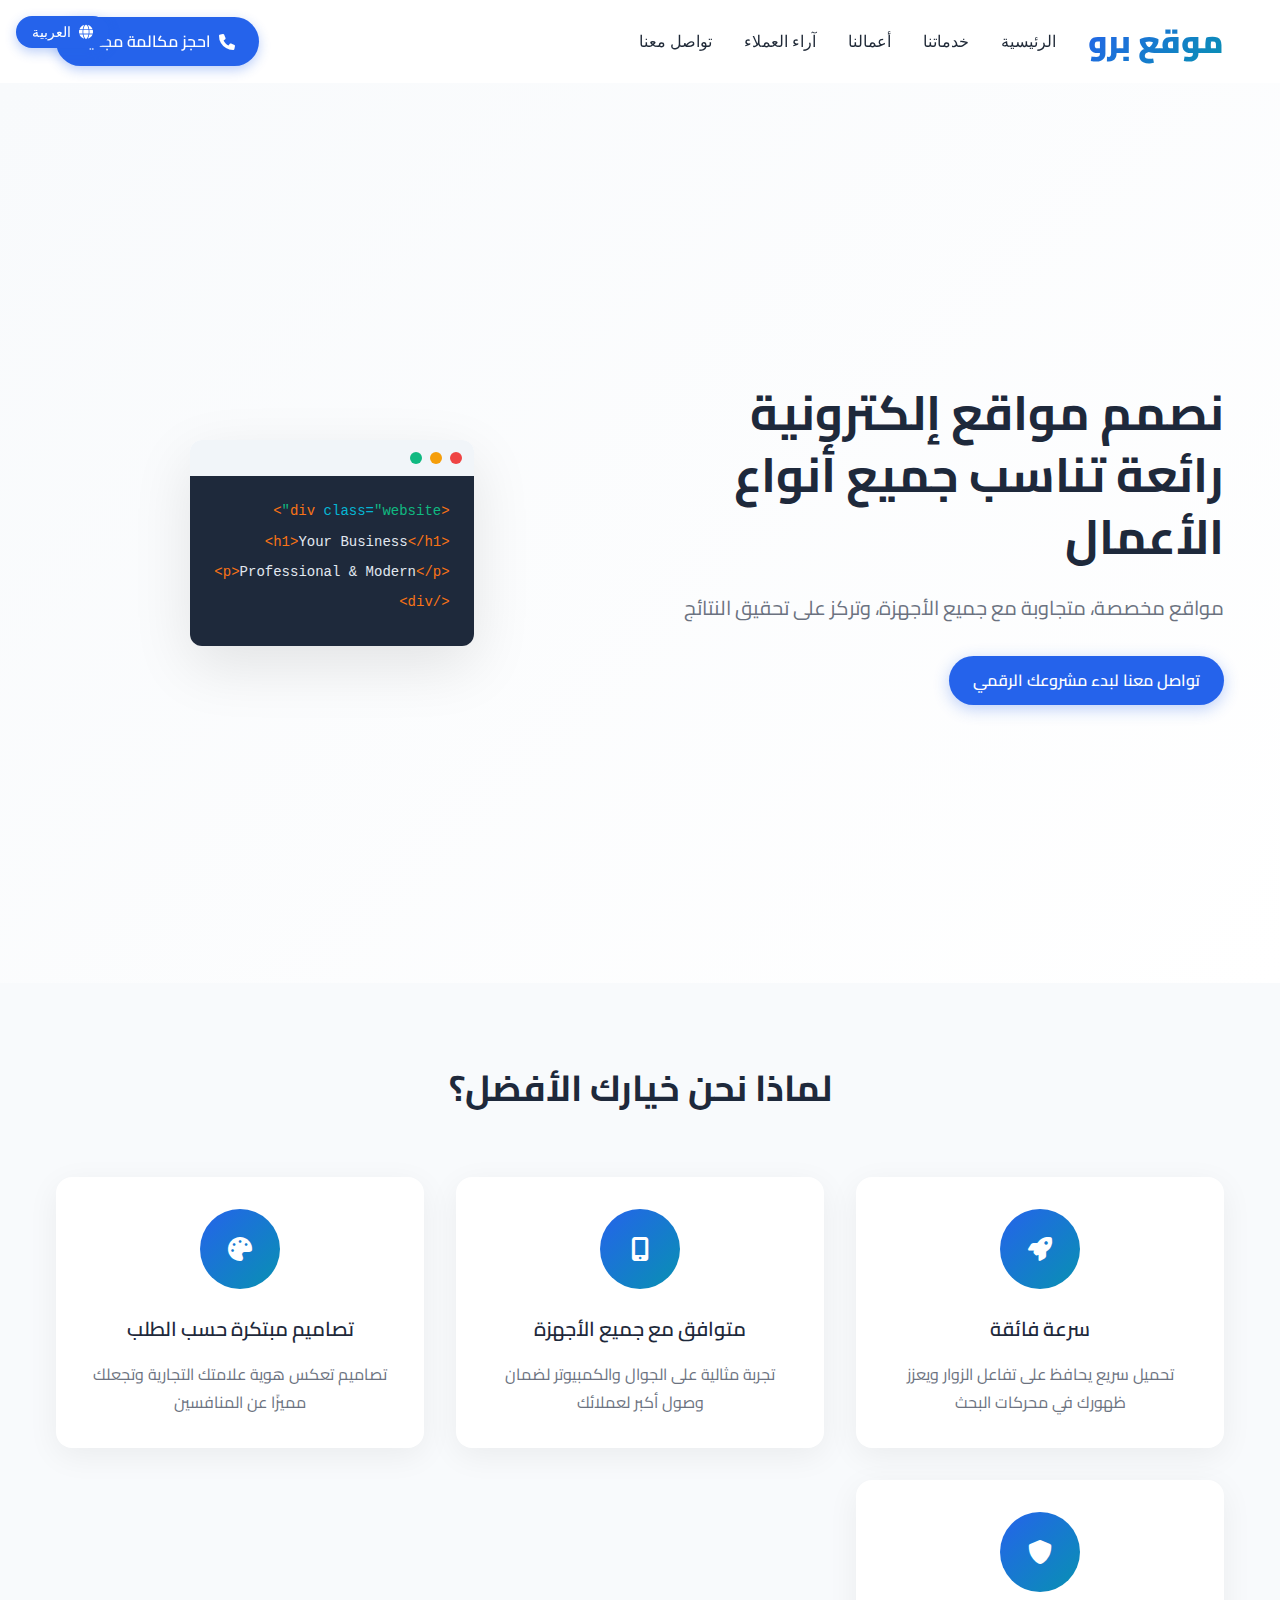
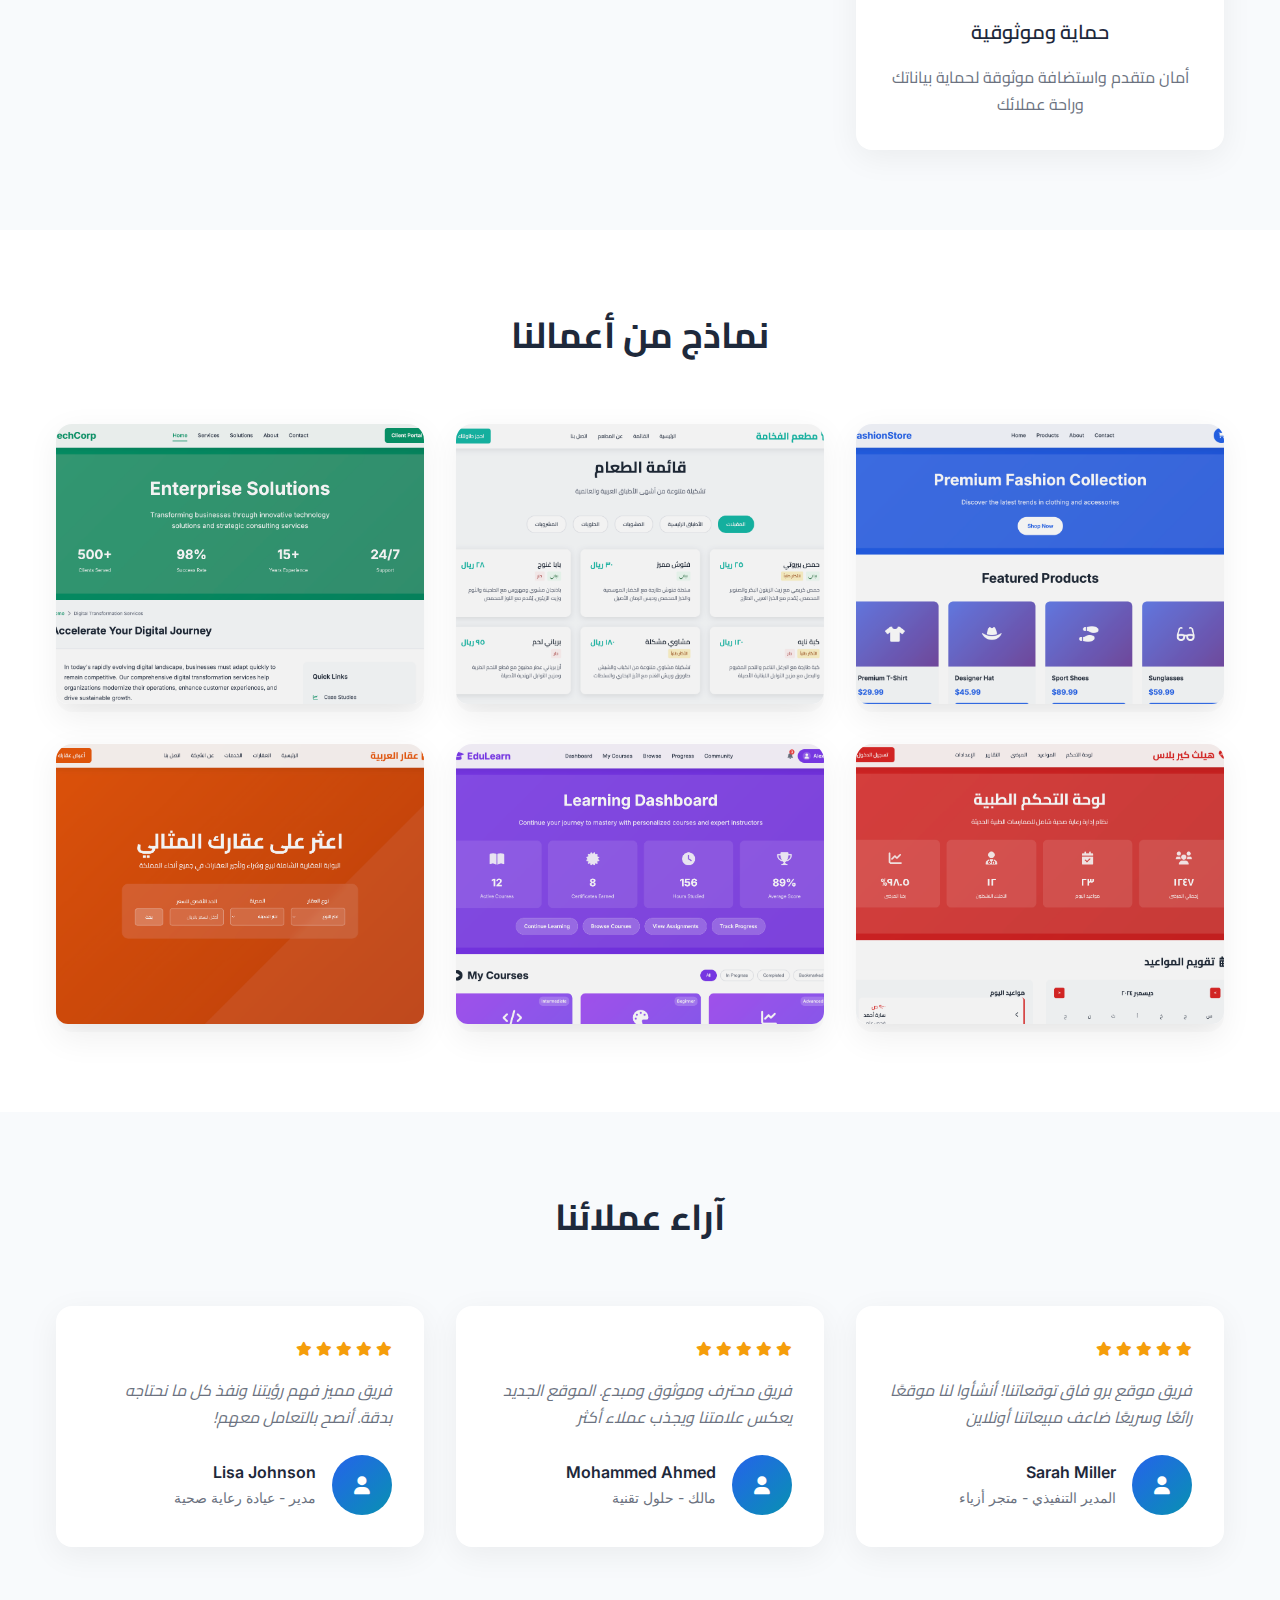
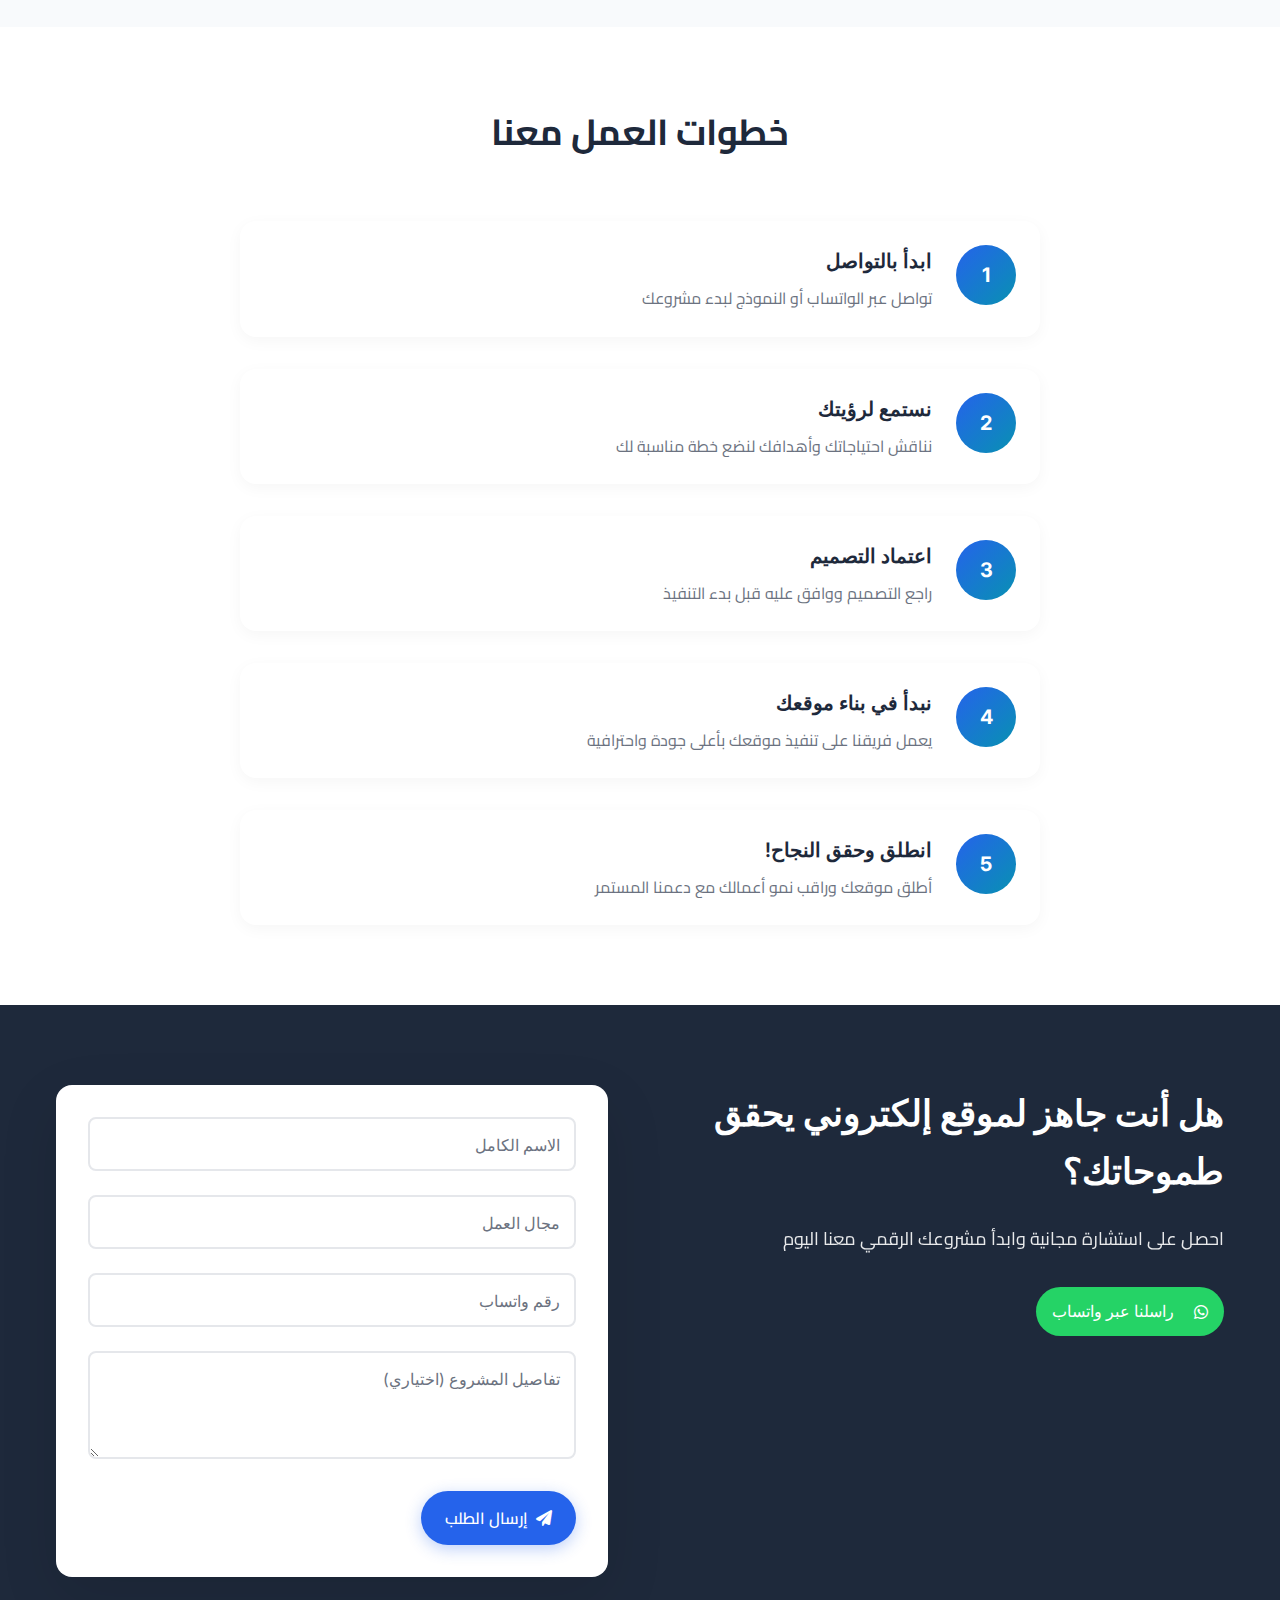
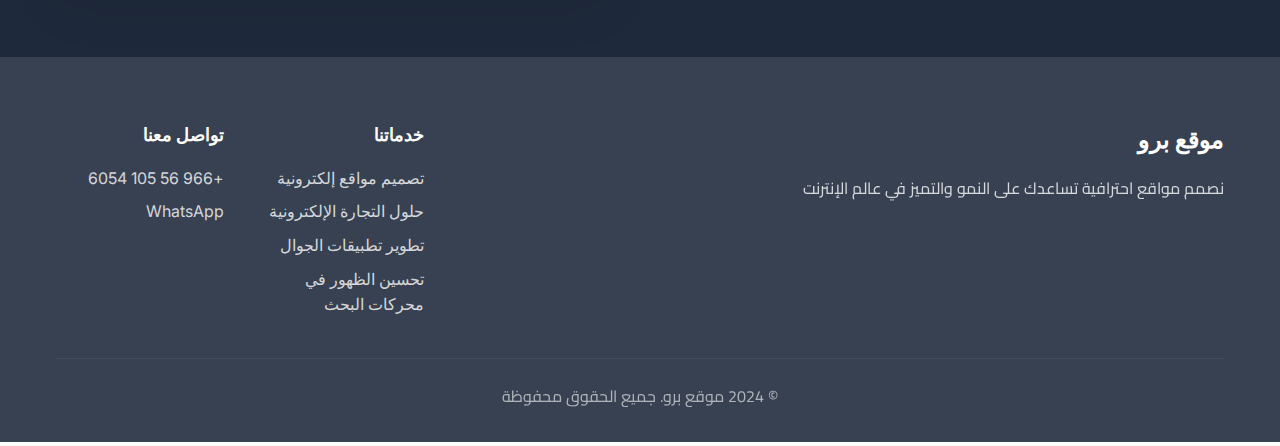
<file: index.html>
<!DOCTYPE html>
<html lang="ar" dir="rtl">
<head>
    <meta charset="UTF-8">
    <meta name="viewport" content="width=device-width, initial-scale=1.0">
    <title>موقع برو - تطوير مواقع احترافية | Mawqi3 Pro</title>
    <link rel="stylesheet" href="styles.css">
    <link href="https://fonts.googleapis.com/css2?family=Inter:wght@300;400;500;600;700&family=Cairo:wght@300;400;500;600;700&display=swap" rel="stylesheet">
    <link rel="stylesheet" href="https://cdnjs.cloudflare.com/ajax/libs/font-awesome/6.0.0/css/all.min.css">
</head>
<body>
    <!-- Language Toggle -->
    <div class="language-toggle">
        <button id="langBtn" onclick="toggleLanguage()">
            <i class="fas fa-globe"></i> 
            <span id="langText">العربية</span>
        </button>
    </div>

    <!-- Header -->
    <header class="header">
        <div class="container">
            <div class="logo">
                <span class="logo-text-main" data-en="Mawqi3 Pro" data-ar="موقع برو">موقع برو</span>
            </div>
            <nav class="nav">
                <a href="#home" data-en="Home" data-ar="الرئيسية">الرئيسية</a>
                <a href="#services" data-en="Services" data-ar="خدماتنا">خدماتنا</a>
                <a href="#portfolio" data-en="Portfolio" data-ar="أعمالنا">أعمالنا</a>
                <a href="#testimonials" data-en="Testimonials" data-ar="آراء العملاء">آراء العملاء</a>
                <a href="#contact" data-en="Contact" data-ar="تواصل معنا">تواصل معنا</a>
            </nav>
            <div class="header-cta">
                <a href="#contact" class="cta-btn floating-cta">
                    <i class="fas fa-phone"></i>
                    <span data-en="Book a Free Call" data-ar="احجز مكالمة مجانية">احجز مكالمة مجانية</span>
                </a>
            </div>
        </div>
    </header>

    <!-- Hero Section -->
    <section id="home" class="hero">
        <div class="container">
            <div class="hero-content">
                                    <h1 class="hero-title" data-en="We Build Stunning Websites for Every Kind of Business" data-ar="نصمم مواقع إلكترونية رائعة تناسب جميع أنواع الأعمال">
                        نصمم مواقع إلكترونية رائعة تناسب جميع أنواع الأعمال
                    </h1>
                    <p class="hero-subtitle" data-en="Custom, mobile-friendly, and designed to convert." data-ar="مواقع مخصصة، متجاوبة مع جميع الأجهزة، وتركز على تحقيق النتائج">
                        مواقع مخصصة، متجاوبة مع جميع الأجهزة، وتركز على تحقيق النتائج
                    </p>
                                    <a href="#contact" class="cta-btn primary" data-en="Let's Talk About Your Website" data-ar="تواصل معنا لبدء مشروعك الرقمي">
                        تواصل معنا لبدء مشروعك الرقمي
                    </a>
            </div>
            <div class="hero-visual">
                <div class="mockup">
                    <div class="browser-mockup">
                        <div class="browser-header">
                            <div class="browser-dots">
                                <span></span><span></span><span></span>
                            </div>
                        </div>
                        <div class="browser-content">
                            <div class="code-animation">
                                <div class="code-line"><span class="tag">&lt;div</span> <span class="attr">class=</span><span class="string">"website"</span><span class="tag">&gt;</span></div>
                                <div class="code-line"><span class="tag">&lt;h1&gt;</span>Your Business<span class="tag">&lt;/h1&gt;</span></div>
                                <div class="code-line"><span class="tag">&lt;p&gt;</span>Professional & Modern<span class="tag">&lt;/p&gt;</span></div>
                                <div class="code-line"><span class="tag">&lt;/div&gt;</span></div>
                            </div>
                        </div>
                    </div>
                </div>
            </div>
        </div>
    </section>

    <!-- Why Choose Us Section -->
    <section id="services" class="why-choose">
        <div class="container">
            <h2 class="section-title" data-en="Why Choose Us" data-ar="لماذا نحن خيارك الأفضل؟">لماذا نحن خيارك الأفضل؟</h2>
            <div class="features-grid">
                <div class="feature-card">
                    <div class="feature-icon">
                        <i class="fas fa-rocket"></i>
                    </div>
                    <h3 data-en="Fast Performance" data-ar="سرعة فائقة">سرعة فائقة</h3>
                    <p data-en="Lightning-fast loading speeds that keep your visitors engaged and improve SEO rankings." data-ar="تحميل سريع يحافظ على تفاعل الزوار ويعزز ظهورك في محركات البحث">
                        تحميل سريع يحافظ على تفاعل الزوار ويعزز ظهورك في محركات البحث
                    </p>
                </div>
                <div class="feature-card">
                    <div class="feature-icon">
                        <i class="fas fa-mobile-alt"></i>
                    </div>
                    <h3 data-en="Mobile Optimized" data-ar="متوافق مع جميع الأجهزة">متوافق مع جميع الأجهزة</h3>
                    <p data-en="Perfect display on all devices - from smartphones to desktops, ensuring maximum reach." data-ar="تجربة مثالية على الجوال والكمبيوتر لضمان وصول أكبر لعملائك">
                        تجربة مثالية على الجوال والكمبيوتر لضمان وصول أكبر لعملائك
                    </p>
                </div>
                <div class="feature-card">
                    <div class="feature-icon">
                        <i class="fas fa-palette"></i>
                    </div>
                    <h3 data-en="Custom Designs" data-ar="تصاميم مبتكرة حسب الطلب">تصاميم مبتكرة حسب الطلب</h3>
                    <p data-en="Unique, tailored designs that reflect your brand identity and stand out from competitors." data-ar="تصاميم تعكس هوية علامتك التجارية وتجعلك مميزًا عن المنافسين">
                        تصاميم تعكس هوية علامتك التجارية وتجعلك مميزًا عن المنافسين
                    </p>
                </div>
                <div class="feature-card">
                    <div class="feature-icon">
                        <i class="fas fa-shield-alt"></i>
                    </div>
                    <h3 data-en="Secure & Reliable" data-ar="حماية وموثوقية">حماية وموثوقية</h3>
                    <p data-en="Advanced security measures and reliable hosting to protect your business and customers." data-ar="أمان متقدم واستضافة موثوقة لحماية بياناتك وراحة عملائك">
                        أمان متقدم واستضافة موثوقة لحماية بياناتك وراحة عملائك
                    </p>
                </div>
            </div>
        </div>
    </section>

    <!-- Portfolio Section -->
    <section id="portfolio" class="portfolio">
        <div class="container">
            <h2 class="section-title" data-en="Our Work" data-ar="نماذج من أعمالنا">نماذج من أعمالنا</h2>
            <div class="portfolio-grid">
                <div class="portfolio-item">
                    <div class="portfolio-image">
                        <img src="images/portfolio/ecommerce-website.jpg" alt="E-Commerce Website" class="portfolio-photo">
                        <div class="portfolio-overlay">
                            <h3 data-en="E-Commerce Platform" data-ar="منصة تجارة إلكترونية احترافية">E-Commerce Platform</h3>
                            <p data-en="Retail Industry" data-ar="قطاع التجزئة">Retail Industry</p>
                            <div class="portfolio-links">
                                <a href="portfolio-examples/ecommerce-store.html?lang=ar" target="_blank" class="portfolio-link">
                                    <i class="fas fa-external-link-alt"></i>
                                    <span data-en="View Live Demo" data-ar="شاهد العرض التوضيحي">View Live Demo</span>
                                </a>
                            </div>
                        </div>
                    </div>
                </div>
                <div class="portfolio-item">
                    <div class="portfolio-image">
                        <img src="images/portfolio/restaurant-website.jpg" alt="Restaurant Website" class="portfolio-photo">
                        <div class="portfolio-overlay">
                            <h3 data-en="Restaurant Website" data-ar="موقع إلكتروني لمطعم">Restaurant Website</h3>
                            <p data-en="Food & Beverage" data-ar="قطاع الأغذية والمشروبات">Food & Beverage</p>
                            <div class="portfolio-links">
                                <a href="portfolio-examples/restaurant-website.html?lang=ar" target="_blank" class="portfolio-link">
                                    <i class="fas fa-external-link-alt"></i>
                                    <span data-en="View Live Demo" data-ar="شاهد العرض التوضيحي">View Live Demo</span>
                                </a>
                            </div>
                        </div>
                    </div>
                </div>
                <div class="portfolio-item">
                    <div class="portfolio-image">
                        <img src="images/portfolio/corporate-website.jpg" alt="Corporate Website" class="portfolio-photo">
                        <div class="portfolio-overlay">
                            <h3 data-en="Corporate Portal" data-ar="بوابة إلكترونية للشركات">Corporate Portal</h3>
                            <p data-en="Professional Services" data-ar="الخدمات الاحترافية">Professional Services</p>
                            <div class="portfolio-links">
                                <a href="portfolio-examples/corporate-portal.html?lang=ar" target="_blank" class="portfolio-link">
                                    <i class="fas fa-external-link-alt"></i>
                                    <span data-en="View Live Demo" data-ar="شاهد العرض التوضيحي">View Live Demo</span>
                                </a>
                            </div>
                        </div>
                    </div>
                </div>
                <div class="portfolio-item">
                    <div class="portfolio-image">
                        <img src="images/portfolio/healthcare-website.jpg" alt="Healthcare Website" class="portfolio-photo">
                        <div class="portfolio-overlay">
                            <h3 data-en="Healthcare System" data-ar="نظام إدارة صحية">Healthcare System</h3>
                            <p data-en="Medical Industry" data-ar="المجال الطبي">Medical Industry</p>
                            <div class="portfolio-links">
                                <a href="portfolio-examples/healthcare-system.html?lang=ar" target="_blank" class="portfolio-link">
                                    <i class="fas fa-external-link-alt"></i>
                                    <span data-en="View Live Demo" data-ar="شاهد العرض التوضيحي">View Live Demo</span>
                                </a>
                            </div>
                        </div>
                    </div>
                </div>
                <div class="portfolio-item">
                    <div class="portfolio-image">
                        <img src="images/portfolio/educational-website.jpg" alt="Educational Website" class="portfolio-photo">
                        <div class="portfolio-overlay">
                            <h3 data-en="Educational Platform" data-ar="منصة تعليمية">Educational Platform</h3>
                            <p data-en="Education Sector" data-ar="القطاع التعليمي">Education Sector</p>
                            <div class="portfolio-links">
                                <a href="portfolio-examples/educational-platform.html?lang=ar" target="_blank" class="portfolio-link">
                                    <i class="fas fa-external-link-alt"></i>
                                    <span data-en="View Live Demo" data-ar="شاهد العرض التوضيحي">View Live Demo</span>
                                </a>
                            </div>
                        </div>
                    </div>
                </div>
                <div class="portfolio-item">
                    <div class="portfolio-image">
                        <img src="images/portfolio/realestate-website.jpg" alt="Real Estate Website" class="portfolio-photo">
                        <div class="portfolio-overlay">
                            <h3 data-en="Real Estate Portal" data-ar="بوابة إلكترونية للعقارات">Real Estate Portal</h3>
                            <p data-en="Real Estate" data-ar="قطاع العقارات">Real Estate</p>
                            <div class="portfolio-links">
                                <a href="portfolio-examples/real-estate-portal.html?lang=ar" target="_blank" class="portfolio-link">
                                    <i class="fas fa-external-link-alt"></i>
                                    <span data-en="View Live Demo" data-ar="شاهد العرض التوضيحي">View Live Demo</span>
                                </a>
                            </div>
                        </div>
                    </div>
                </div>
            </div>
        </div>
    </section>

    <!-- Testimonials Section -->
    <section id="testimonials" class="testimonials">
        <div class="container">
            <h2 class="section-title" data-en="What Our Clients Say" data-ar="آراء عملائنا">آراء عملائنا</h2>
            <div class="testimonials-grid">
                <div class="testimonial-card">
                    <div class="testimonial-content">
                        <div class="stars">
                            <i class="fas fa-star"></i>
                            <i class="fas fa-star"></i>
                            <i class="fas fa-star"></i>
                            <i class="fas fa-star"></i>
                            <i class="fas fa-star"></i>
                        </div>
                        <p data-en="Mawqi3 Pro exceeded our expectations! They delivered a beautiful, fast website that doubled our online sales." data-ar="فريق موقع برو فاق توقعاتنا! أنشأوا لنا موقعًا رائعًا وسريعًا ضاعف مبيعاتنا أونلاين">
                            فريق موقع برو فاق توقعاتنا! أنشأوا لنا موقعًا رائعًا وسريعًا ضاعف مبيعاتنا أونلاين
                        </p>
                    </div>
                    <div class="testimonial-author">
                        <div class="author-icon">
                            <i class="fas fa-user"></i>
                        </div>
                        <div>
                            <h4>Sarah Miller</h4>
                            <span data-en="CEO, Fashion Boutique" data-ar="المدير التنفيذي - متجر أزياء">CEO, Fashion Boutique</span>
                        </div>
                    </div>
                </div>
                <div class="testimonial-card">
                    <div class="testimonial-content">
                        <div class="stars">
                            <i class="fas fa-star"></i>
                            <i class="fas fa-star"></i>
                            <i class="fas fa-star"></i>
                            <i class="fas fa-star"></i>
                            <i class="fas fa-star"></i>
                        </div>
                        <p data-en="Professional, reliable, and creative. Our new website perfectly represents our brand and attracts more customers." data-ar="فريق محترف وموثوق ومبدع. الموقع الجديد يعكس علامتنا ويجذب عملاء أكثر">
                            "Professional, reliable, and creative. Our new website perfectly represents our brand and attracts more customers."
                        </p>
                    </div>
                    <div class="testimonial-author">
                        <div class="author-icon">
                            <i class="fas fa-user"></i>
                        </div>
                        <div>
                            <h4>Mohammed Ahmed</h4>
                            <span data-en="Owner, Tech Solutions" data-ar="مالك - حلول تقنية">Owner, Tech Solutions</span>
                        </div>
                    </div>
                </div>
                <div class="testimonial-card">
                    <div class="testimonial-content">
                        <div class="stars">
                            <i class="fas fa-star"></i>
                            <i class="fas fa-star"></i>
                            <i class="fas fa-star"></i>
                            <i class="fas fa-star"></i>
                            <i class="fas fa-star"></i>
                        </div>
                        <p data-en="Amazing team! They understood our vision and created exactly what we needed. Highly recommended!" data-ar="فريق مميز فهم رؤيتنا ونفذ كل ما نحتاجه بدقة. أنصح بالتعامل معهم!">
                            "Amazing team! They understood our vision and created exactly what we needed. Highly recommended!"
                        </p>
                    </div>
                    <div class="testimonial-author">
                        <div class="author-icon">
                            <i class="fas fa-user"></i>
                        </div>
                        <div>
                            <h4>Lisa Johnson</h4>
                            <span data-en="Director, Healthcare Clinic" data-ar="مدير - عيادة رعاية صحية">Director, Healthcare Clinic</span>
                        </div>
                    </div>
                </div>
            </div>
        </div>
    </section>

    <!-- How It Works Section -->
    <section class="how-it-works">
        <div class="container">
            <h2 class="section-title" data-en="How It Works" data-ar="خطوات العمل معنا">خطوات العمل معنا</h2>
            <div class="steps-container">
                <div class="step">
                    <div class="step-number">1</div>
                    <div class="step-content">
                        <h3 data-en="Contact Us" data-ar="ابدأ بالتواصل">Contact Us</h3>
                        <p data-en="Reach out via WhatsApp or our contact form to start the conversation." data-ar="تواصل عبر الواتساب أو النموذج لبدء مشروعك">
                            تواصل عبر الواتساب أو النموذج لبدء مشروعك
                        </p>
                    </div>
                </div>
                <div class="step">
                    <div class="step-number">2</div>
                    <div class="step-content">
                        <h3 data-en="We Discuss Your Vision" data-ar="نستمع لرؤيتك">We Discuss Your Vision</h3>
                        <p data-en="We listen to your needs, goals, and preferences to create the perfect plan." data-ar="نناقش احتياجاتك وأهدافك لنضع خطة مناسبة لك">
                            We listen to your needs, goals, and preferences to create the perfect plan.
                        </p>
                    </div>
                </div>
                <div class="step">
                    <div class="step-number">3</div>
                    <div class="step-content">
                        <h3 data-en="You Approve the Design" data-ar="اعتماد التصميم">You Approve the Design</h3>
                        <p data-en="Review and approve the design mockups before we proceed with development." data-ar="راجع التصميم ووافق عليه قبل بدء التنفيذ">
                            Review and approve the design mockups before we proceed with development.
                        </p>
                    </div>
                </div>
                <div class="step">
                    <div class="step-number">4</div>
                    <div class="step-content">
                        <h3 data-en="We Build Your Website" data-ar="نبدأ في بناء موقعك">We Build Your Website</h3>
                        <p data-en="Our expert developers bring your vision to life with clean, efficient code." data-ar="يعمل فريقنا على تنفيذ موقعك بأعلى جودة واحترافية">
                            Our expert developers bring your vision to life with clean, efficient code.
                        </p>
                    </div>
                </div>
                <div class="step">
                    <div class="step-number">5</div>
                    <div class="step-content">
                        <h3 data-en="You Launch & Grow!" data-ar="انطلق وحقق النجاح!">You Launch & Grow!</h3>
                        <p data-en="Launch your new website and watch your business grow with ongoing support." data-ar="أطلق موقعك وراقب نمو أعمالك مع دعمنا المستمر">
                            Launch your new website and watch your business grow with ongoing support.
                        </p>
                    </div>
                </div>
            </div>
        </div>
    </section>

    <!-- Lead Capture Section -->
    <section id="contact" class="contact">
        <div class="container">
            <div class="contact-content">
                <div class="contact-info">
                    <h2 data-en="Ready for a Stunning Website?" data-ar="هل أنت جاهز لموقع إلكتروني يحقق طموحاتك؟">هل أنت جاهز لموقع إلكتروني يحقق طموحاتك؟</h2>
                    <p data-en="Let's discuss your project and create something amazing together. Get a free consultation today!" data-ar="احصل على استشارة مجانية وابدأ مشروعك الرقمي معنا اليوم">
                        احصل على استشارة مجانية وابدأ مشروعك الرقمي معنا اليوم
                    </p>
                    <div class="contact-methods">
                        <a href="https://wa.me/966561056054" class="contact-method whatsapp">
                            <i class="fab fa-whatsapp"></i>
                            <span data-en="Message on WhatsApp" data-ar="راسلنا عبر واتساب">راسلنا عبر واتساب</span>
                        </a>
                    </div>
                </div>
                <div class="contact-form">
                    <form name="contact" method="POST" action="/success.html" data-netlify="true" netlify-honeypot="bot-field" id="contactForm">
                        <input type="hidden" name="form-name" value="contact">
                        <p style="display: none;">
                            <label>Don't fill this out if you're human: <input name="bot-field" /></label>
                        </p>
                        <div class="form-group">
                            <input type="text" id="name" name="name" placeholder=" " required>
                            <label for="name" data-en="Your Name" data-ar="الاسم الكامل">الاسم الكامل</label>
                        </div>
                        <div class="form-group">
                            <input type="text" id="business" name="business" placeholder=" " required>
                            <label for="business" data-en="Business Type" data-ar="مجال العمل">مجال العمل</label>
                        </div>
                        <div class="form-group">
                            <input type="tel" id="whatsapp" name="whatsapp" placeholder=" " required>
                            <label for="whatsapp" data-en="WhatsApp Number" data-ar="رقم واتساب">رقم واتساب</label>
                        </div>
                        <div class="form-group">
                            <textarea id="message" name="message" rows="4" placeholder=" "></textarea>
                            <label for="message" data-en="Project Details (Optional)" data-ar="تفاصيل المشروع (اختياري)">تفاصيل المشروع (اختياري)</label>
                        </div>
                        <button type="submit" class="cta-btn primary">
                            <i class="fas fa-paper-plane"></i>
                            <span data-en="Submit Request" data-ar="إرسال الطلب">إرسال الطلب</span>
                        </button>
                    </form>
                </div>
            </div>
        </div>
    </section>

    <!-- Footer -->
    <footer class="footer">
        <div class="container">
            <div class="footer-content">
                <div class="footer-brand">
                    <h3 data-en="Mawqi3 Pro" data-ar="موقع برو">موقع برو</h3>
                    <p data-en="Creating stunning websites that help businesses grow and succeed online." data-ar="نصمم مواقع احترافية تساعدك على النمو والتميز في عالم الإنترنت">
                        نصمم مواقع احترافية تساعدك على النمو والتميز في عالم الإنترنت
                    </p>
                </div>
                <div class="footer-links">
                    <div class="footer-column">
                        <h4 data-en="Services" data-ar="خدماتنا">Services</h4>
                        <ul>
                            <li><a href="#" data-en="Website Design" data-ar="تصميم مواقع إلكترونية">Website Design</a></li>
                            <li><a href="#" data-en="E-Commerce" data-ar="حلول التجارة الإلكترونية">E-Commerce</a></li>
                            <li><a href="#" data-en="Mobile Apps" data-ar="تطوير تطبيقات الجوال">Mobile Apps</a></li>
                            <li><a href="#" data-en="SEO Optimization" data-ar="تحسين الظهور في محركات البحث">SEO Optimization</a></li>
                        </ul>
                    </div>
                    <div class="footer-column">
                        <h4 data-en="Contact" data-ar="تواصل معنا">Contact</h4>
                        <ul>
                            <li><a href="tel:+966561056054">+966 56 105 6054</a></li>
                            <li><a href="https://wa.me/966561056054">WhatsApp</a></li>
                        </ul>
                    </div>
                </div>
            </div>
            <div class="footer-bottom">
                <p>&copy; 2024 <span data-en="Mawqi3 Pro" data-ar="موقع برو">موقع برو</span>. <span data-en="All rights reserved." data-ar="جميع الحقوق محفوظة">جميع الحقوق محفوظة</span></p>
            </div>
        </div>
    </footer>

    <!-- Mobile Bottom Bar -->
    <div class="mobile-bottom-bar">
        <a href="https://wa.me/966561056054" class="mobile-action whatsapp">
            <i class="fab fa-whatsapp"></i>
            <span data-en="WhatsApp" data-ar="واتساب">واتساب</span>
        </a>
        <a href="#contact" class="mobile-action">
            <i class="fas fa-comments"></i>
            <span data-en="Contact Form" data-ar="نموذج التواصل">نموذج التواصل</span>
        </a>
    </div>

    <script src="script.js"></script>
</body>
</html>
</file>
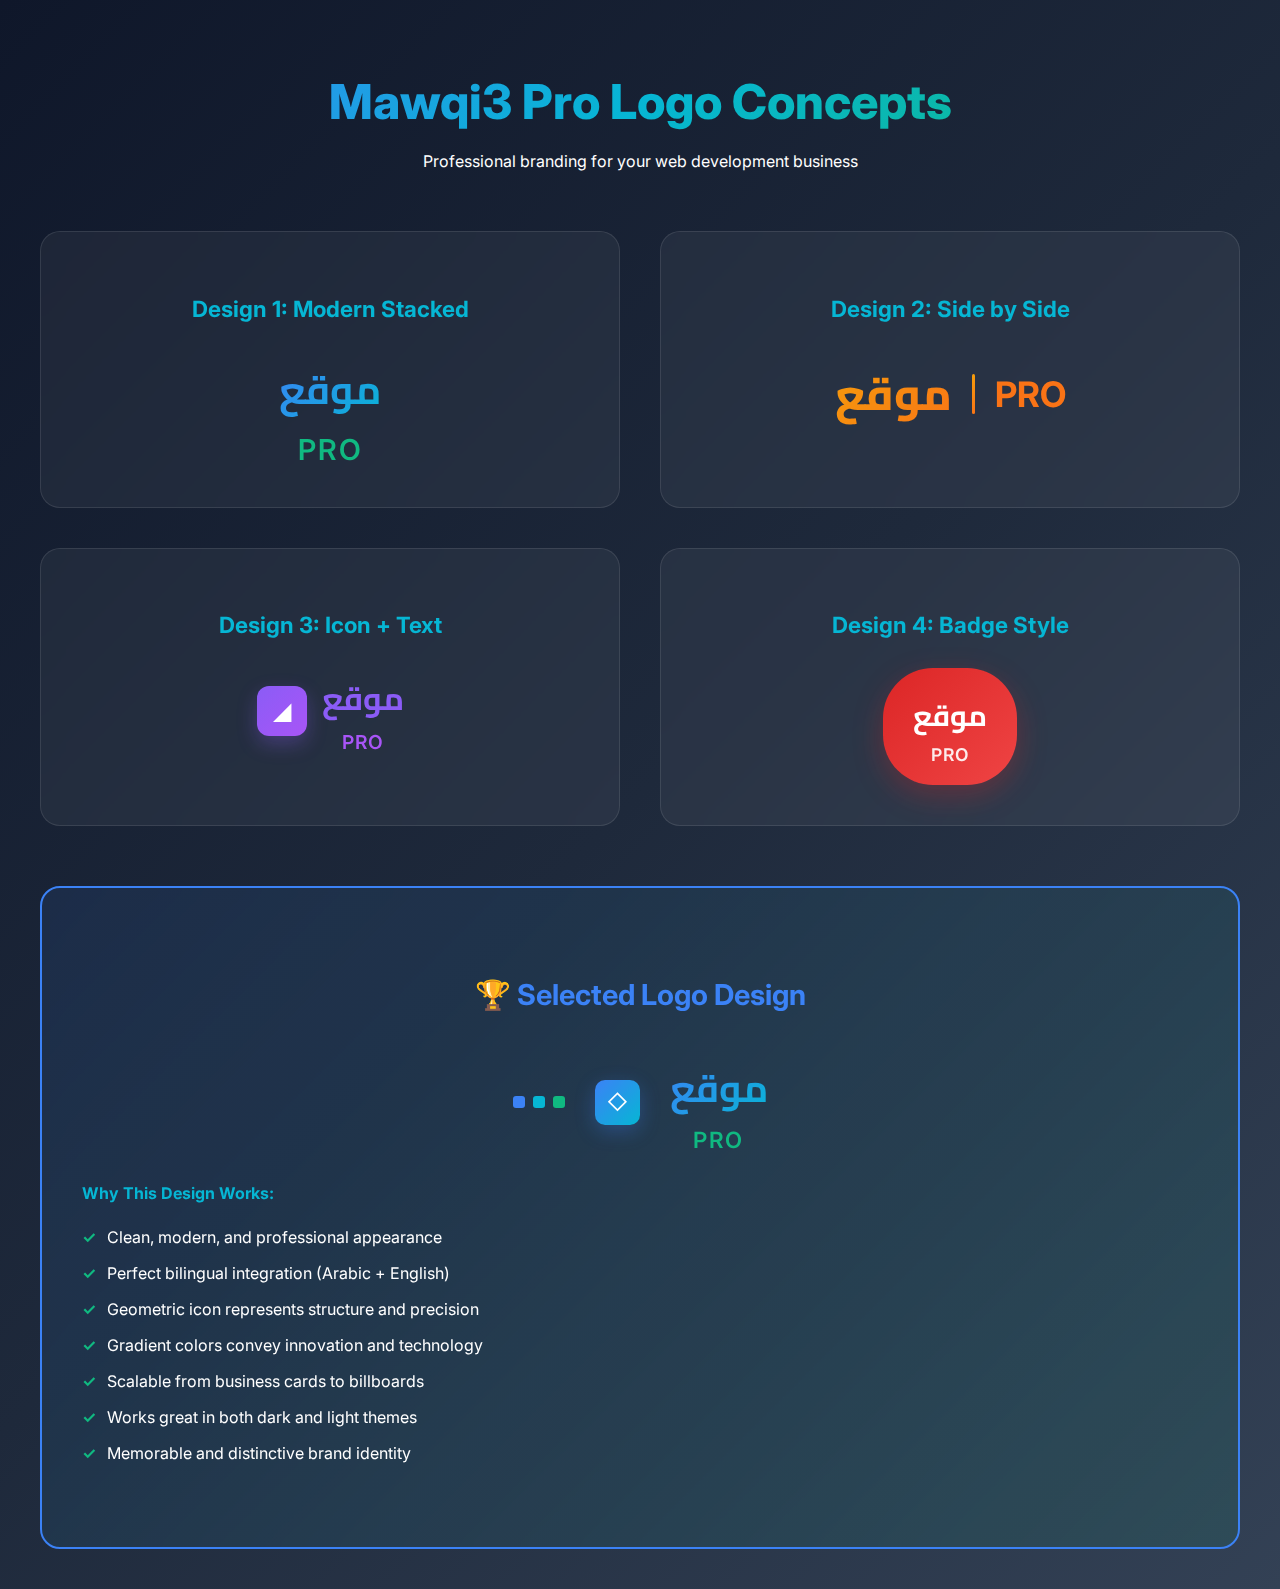
<file: logo-design.html>
<!DOCTYPE html>
<html lang="en">
<head>
    <meta charset="UTF-8">
    <meta name="viewport" content="width=device-width, initial-scale=1.0">
    <title>Mawqi3 Pro - Logo Design Concepts</title>
    <style>
        @import url('https://fonts.googleapis.com/css2?family=Inter:wght@400;500;600;700;800&display=swap');
        @import url('https://fonts.googleapis.com/css2?family=Cairo:wght@400;500;600;700;800&display=swap');
        
        body {
            font-family: 'Inter', sans-serif;
            margin: 0;
            padding: 40px;
            background: linear-gradient(135deg, #0f172a, #1e293b, #334155);
            color: white;
            min-height: 100vh;
        }
        
        .container {
            max-width: 1200px;
            margin: 0 auto;
        }
        
        .header {
            text-align: center;
            margin-bottom: 60px;
        }
        
        .header h1 {
            font-size: 3rem;
            font-weight: 800;
            margin-bottom: 20px;
            background: linear-gradient(135deg, #3b82f6, #06b6d4, #10b981);
            -webkit-background-clip: text;
            -webkit-text-fill-color: transparent;
            background-clip: text;
        }
        
        .logo-showcase {
            display: grid;
            grid-template-columns: repeat(auto-fit, minmax(400px, 1fr));
            gap: 40px;
            margin-bottom: 60px;
        }
        
        .logo-card {
            background: rgba(255, 255, 255, 0.05);
            backdrop-filter: blur(10px);
            border: 1px solid rgba(255, 255, 255, 0.1);
            border-radius: 20px;
            padding: 40px;
            text-align: center;
            transition: all 0.3s ease;
        }
        
        .logo-card:hover {
            transform: translateY(-10px);
            box-shadow: 0 20px 40px rgba(0, 0, 0, 0.3);
        }
        
        .logo-card h3 {
            margin-bottom: 30px;
            color: #06b6d4;
            font-size: 1.4rem;
        }
        
        /* Logo Design 1 - Modern Stacked */
        .logo-1 {
            font-family: 'Inter', sans-serif;
            display: flex;
            flex-direction: column;
            align-items: center;
            gap: 5px;
        }
        
        .logo-1 .arabic {
            font-family: 'Cairo', sans-serif;
            font-size: 2.5rem;
            font-weight: 700;
            background: linear-gradient(135deg, #3b82f6, #06b6d4);
            -webkit-background-clip: text;
            -webkit-text-fill-color: transparent;
            background-clip: text;
        }
        
        .logo-1 .english {
            font-size: 1.8rem;
            font-weight: 600;
            color: #10b981;
            text-transform: uppercase;
            letter-spacing: 2px;
        }
        
        /* Logo Design 2 - Side by Side */
        .logo-2 {
            display: flex;
            align-items: center;
            justify-content: center;
            gap: 20px;
        }
        
        .logo-2 .arabic {
            font-family: 'Cairo', sans-serif;
            font-size: 2.8rem;
            font-weight: 800;
            background: linear-gradient(135deg, #f59e0b, #f97316);
            -webkit-background-clip: text;
            -webkit-text-fill-color: transparent;
            background-clip: text;
        }
        
        .logo-2 .separator {
            width: 3px;
            height: 40px;
            background: linear-gradient(135deg, #f59e0b, #f97316);
            border-radius: 2px;
        }
        
        .logo-2 .english {
            font-size: 2.2rem;
            font-weight: 700;
            color: #f97316;
            text-transform: uppercase;
        }
        
        /* Logo Design 3 - Icon + Text */
        .logo-3 {
            display: flex;
            align-items: center;
            justify-content: center;
            gap: 15px;
        }
        
        .logo-3 .icon {
            width: 50px;
            height: 50px;
            background: linear-gradient(135deg, #8b5cf6, #a855f7);
            border-radius: 12px;
            display: flex;
            align-items: center;
            justify-content: center;
            font-size: 24px;
            color: white;
            box-shadow: 0 8px 20px rgba(139, 92, 246, 0.3);
        }
        
        .logo-3 .text {
            display: flex;
            flex-direction: column;
            gap: 2px;
        }
        
        .logo-3 .arabic {
            font-family: 'Cairo', sans-serif;
            font-size: 2rem;
            font-weight: 700;
            color: #8b5cf6;
        }
        
        .logo-3 .english {
            font-size: 1.2rem;
            font-weight: 600;
            color: #a855f7;
            text-transform: uppercase;
            letter-spacing: 1px;
        }
        
        /* Logo Design 4 - Badge Style */
        .logo-4 {
            position: relative;
            display: inline-block;
            padding: 20px 30px;
            background: linear-gradient(135deg, #dc2626, #ef4444);
            border-radius: 50px;
            box-shadow: 0 10px 30px rgba(220, 38, 38, 0.3);
        }
        
        .logo-4 .arabic {
            font-family: 'Cairo', sans-serif;
            font-size: 1.8rem;
            font-weight: 700;
            color: white;
            margin-bottom: 2px;
            display: block;
        }
        
        .logo-4 .english {
            font-size: 1.1rem;
            font-weight: 600;
            color: rgba(255, 255, 255, 0.9);
            text-transform: uppercase;
            letter-spacing: 1px;
        }
        
        /* Final Selected Logo */
        .selected-logo {
            background: linear-gradient(135deg, rgba(59, 130, 246, 0.1), rgba(16, 185, 129, 0.1));
            border: 2px solid #3b82f6;
            margin-top: 40px;
            padding: 60px 40px;
        }
        
        .selected-logo h3 {
            color: #3b82f6;
            font-size: 1.8rem;
            margin-bottom: 40px;
        }
        
        .final-logo {
            display: flex;
            align-items: center;
            justify-content: center;
            gap: 20px;
            margin-bottom: 30px;
        }
        
        .final-logo .icon-group {
            display: flex;
            gap: 8px;
        }
        
        .final-logo .icon-box {
            width: 12px;
            height: 12px;
            border-radius: 3px;
        }
        
        .final-logo .icon-box:nth-child(1) { background: #3b82f6; }
        .final-logo .icon-box:nth-child(2) { background: #06b6d4; }
        .final-logo .icon-box:nth-child(3) { background: #10b981; }
        
        .final-logo .main-icon {
            width: 45px;
            height: 45px;
            background: linear-gradient(135deg, #3b82f6, #06b6d4);
            border-radius: 10px;
            display: flex;
            align-items: center;
            justify-content: center;
            color: white;
            font-size: 20px;
            box-shadow: 0 6px 20px rgba(59, 130, 246, 0.3);
            margin: 0 10px;
        }
        
        .final-logo .text-group {
            display: flex;
            flex-direction: column;
            gap: 2px;
        }
        
        .final-logo .arabic-text {
            font-family: 'Cairo', sans-serif;
            font-size: 2.4rem;
            font-weight: 700;
            background: linear-gradient(135deg, #3b82f6, #06b6d4);
            -webkit-background-clip: text;
            -webkit-text-fill-color: transparent;
            background-clip: text;
        }
        
        .final-logo .english-text {
            font-size: 1.4rem;
            font-weight: 600;
            color: #10b981;
            text-transform: uppercase;
            letter-spacing: 1.5px;
        }
        
        .logo-features {
            text-align: left;
            margin-top: 30px;
        }
        
        .logo-features h4 {
            color: #06b6d4;
            margin-bottom: 15px;
        }
        
        .logo-features ul {
            list-style: none;
            padding: 0;
        }
        
        .logo-features li {
            padding: 8px 0;
            position: relative;
            padding-left: 25px;
        }
        
        .logo-features li:before {
            content: "✓";
            position: absolute;
            left: 0;
            color: #10b981;
            font-weight: bold;
        }
    </style>
</head>
<body>
    <div class="container">
        <div class="header">
            <h1>Mawqi3 Pro Logo Concepts</h1>
            <p>Professional branding for your web development business</p>
        </div>
        
        <div class="logo-showcase">
            <div class="logo-card">
                <h3>Design 1: Modern Stacked</h3>
                <div class="logo-1">
                    <div class="arabic">موقع</div>
                    <div class="english">PRO</div>
                </div>
            </div>
            
            <div class="logo-card">
                <h3>Design 2: Side by Side</h3>
                <div class="logo-2">
                    <div class="arabic">موقع</div>
                    <div class="separator"></div>
                    <div class="english">PRO</div>
                </div>
            </div>
            
            <div class="logo-card">
                <h3>Design 3: Icon + Text</h3>
                <div class="logo-3">
                    <div class="icon">◢</div>
                    <div class="text">
                        <div class="arabic">موقع</div>
                        <div class="english">PRO</div>
                    </div>
                </div>
            </div>
            
            <div class="logo-card">
                <h3>Design 4: Badge Style</h3>
                <div class="logo-4">
                    <div class="arabic">موقع</div>
                    <div class="english">PRO</div>
                </div>
            </div>
        </div>
        
        <div class="logo-card selected-logo">
            <h3>🏆 Selected Logo Design</h3>
            <div class="final-logo">
                <div class="icon-group">
                    <div class="icon-box"></div>
                    <div class="icon-box"></div>
                    <div class="icon-box"></div>
                </div>
                <div class="main-icon">◇</div>
                <div class="text-group">
                    <div class="arabic-text">موقع</div>
                    <div class="english-text">PRO</div>
                </div>
            </div>
            
            <div class="logo-features">
                <h4>Why This Design Works:</h4>
                <ul>
                    <li>Clean, modern, and professional appearance</li>
                    <li>Perfect bilingual integration (Arabic + English)</li>
                    <li>Geometric icon represents structure and precision</li>
                    <li>Gradient colors convey innovation and technology</li>
                    <li>Scalable from business cards to billboards</li>
                    <li>Works great in both dark and light themes</li>
                    <li>Memorable and distinctive brand identity</li>
                </ul>
            </div>
        </div>
    </div>
</body>
</html>
</file>
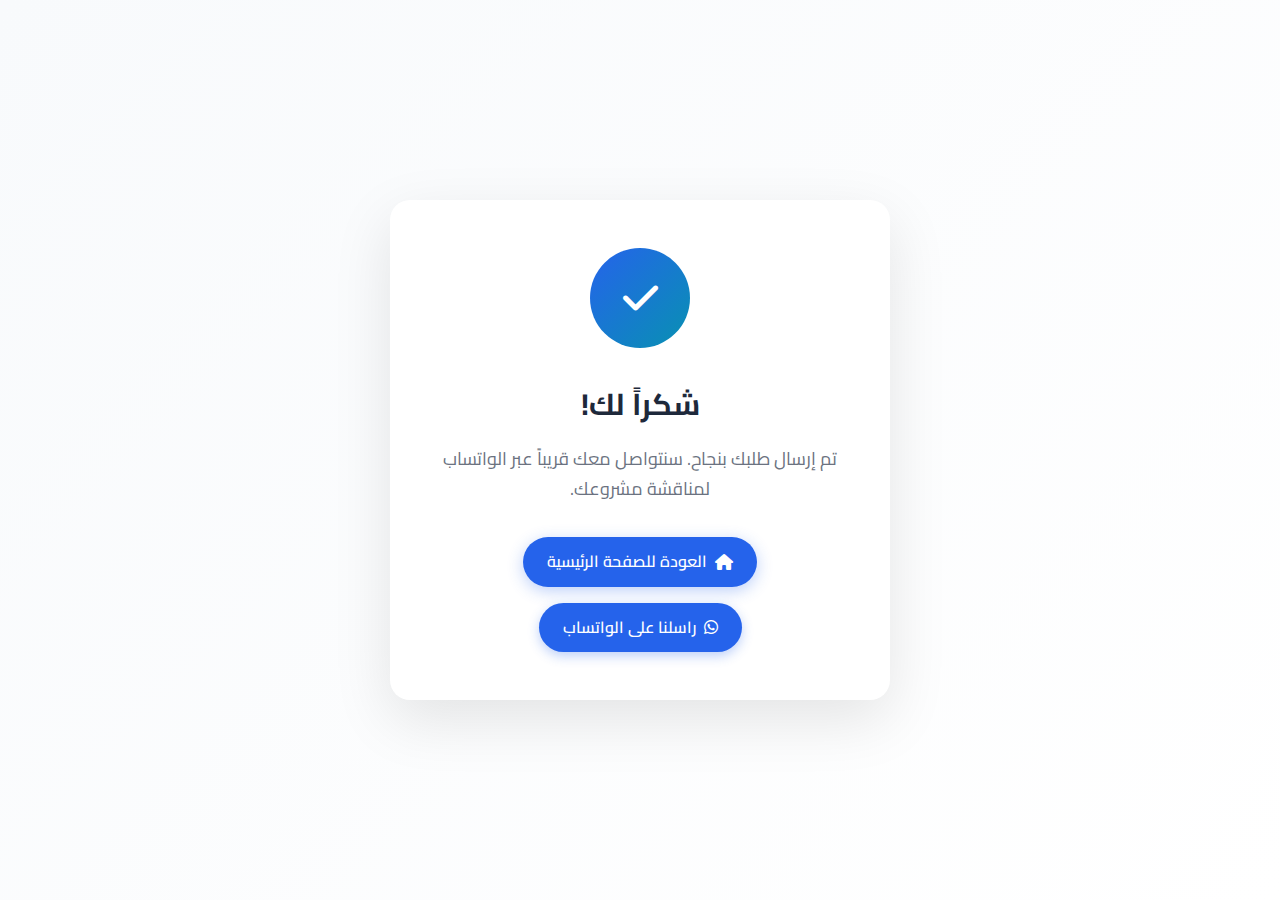
<file: success.html>
<!DOCTYPE html>
<html lang="ar" dir="rtl">
<head>
    <meta charset="UTF-8">
    <meta name="viewport" content="width=device-width, initial-scale=1.0">
    <title>شكراً لك! - موقع برو | Thank You! - Mawqi3 Pro</title>
    <link rel="stylesheet" href="styles.css">
    <link href="https://fonts.googleapis.com/css2?family=Inter:wght@300;400;500;600;700&family=Cairo:wght@300;400;500;600;700&display=swap" rel="stylesheet">
    <link rel="stylesheet" href="https://cdnjs.cloudflare.com/ajax/libs/font-awesome/6.0.0/css/all.min.css">
    <style>
        .success-page {
            min-height: 100vh;
            display: flex;
            align-items: center;
            justify-content: center;
            background: linear-gradient(135deg, var(--bg-light) 0%, white 100%);
            padding: var(--space-8);
        }
        
        .success-card {
            background: white;
            padding: var(--space-12);
            border-radius: 20px;
            box-shadow: 0 20px 60px rgba(0, 0, 0, 0.1);
            text-align: center;
            max-width: 500px;
            width: 100%;
        }
        
        .success-icon {
            width: 100px;
            height: 100px;
            background: linear-gradient(135deg, var(--accent-blue), var(--accent-teal));
            border-radius: 50%;
            display: flex;
            align-items: center;
            justify-content: center;
            margin: 0 auto var(--space-8);
            animation: checkmark 0.6s ease-in-out forwards;
        }
        
        .success-icon i {
            color: white;
            font-size: 2.5rem;
        }
        
        .success-title {
            font-size: var(--font-size-3xl);
            font-weight: 700;
            color: var(--primary-navy);
            margin-bottom: var(--space-4);
            font-family: 'Cairo', sans-serif;
        }
        
        .success-message {
            font-size: var(--font-size-lg);
            color: var(--text-gray);
            margin-bottom: var(--space-8);
            line-height: 1.6;
            font-family: 'Cairo', sans-serif;
        }
        
        .success-actions {
            display: flex;
            gap: var(--space-4);
            justify-content: center;
            flex-wrap: wrap;
        }
        
        @keyframes checkmark {
            0% {
                transform: scale(0);
                opacity: 0;
            }
            50% {
                transform: scale(1.1);
            }
            100% {
                transform: scale(1);
                opacity: 1;
            }
        }
        
        @media (max-width: 480px) {
            .success-card {
                padding: var(--space-8);
                margin: var(--space-4);
            }
            
            .success-actions {
                flex-direction: column;
            }
        }
    </style>
</head>
<body>
    <div class="success-page">
        <div class="success-card">
            <div class="success-icon">
                <i class="fas fa-check"></i>
            </div>
            
            <h1 class="success-title" id="successTitle">
                شكراً لك!
            </h1>
            
            <p class="success-message" id="successMessage">
                تم إرسال طلبك بنجاح. سنتواصل معك قريباً عبر الواتساب لمناقشة مشروعك.
            </p>
            
            <div class="success-actions">
                <a href="/" class="cta-btn primary">
                    <i class="fas fa-home"></i>
                    <span id="homeBtn">العودة للصفحة الرئيسية</span>
                </a>
                
                <a href="https://wa.me/966561056054" class="cta-btn floating-cta">
                    <i class="fab fa-whatsapp"></i>
                    <span id="whatsappBtn">راسلنا على الواتساب</span>
                </a>
            </div>
        </div>
    </div>

    <script>
        // Simple language detection and switching
        const urlParams = new URLSearchParams(window.location.search);
        const lang = urlParams.get('lang') || 'ar';
        
        const translations = {
            ar: {
                title: 'شكراً لك!',
                message: 'تم إرسال طلبك بنجاح. سنتواصل معك قريباً عبر الواتساب لمناقشة مشروعك.',
                home: 'العودة للصفحة الرئيسية',
                whatsapp: 'راسلنا على الواتساب'
            },
            en: {
                title: 'Thank You!',
                message: 'Your request has been submitted successfully. We will contact you soon via WhatsApp to discuss your project.',
                home: 'Back to Homepage',
                whatsapp: 'Message us on WhatsApp'
            }
        };
        
        // Update content based on language
        if (lang === 'en') {
            document.documentElement.setAttribute('lang', 'en');
            document.documentElement.setAttribute('dir', 'ltr');
            
            document.getElementById('successTitle').textContent = translations.en.title;
            document.getElementById('successMessage').textContent = translations.en.message;
            document.getElementById('homeBtn').textContent = translations.en.home;
            document.getElementById('whatsappBtn').textContent = translations.en.whatsapp;
        }
        
        // Auto redirect to WhatsApp after 5 seconds
        setTimeout(() => {
            if (confirm(lang === 'ar' ? 'هل تريد فتح الواتساب الآن؟' : 'Would you like to open WhatsApp now?')) {
                window.open('https://wa.me/966561056054', '_blank');
            }
        }, 5000);
    </script>
</body>
</html>
</file>
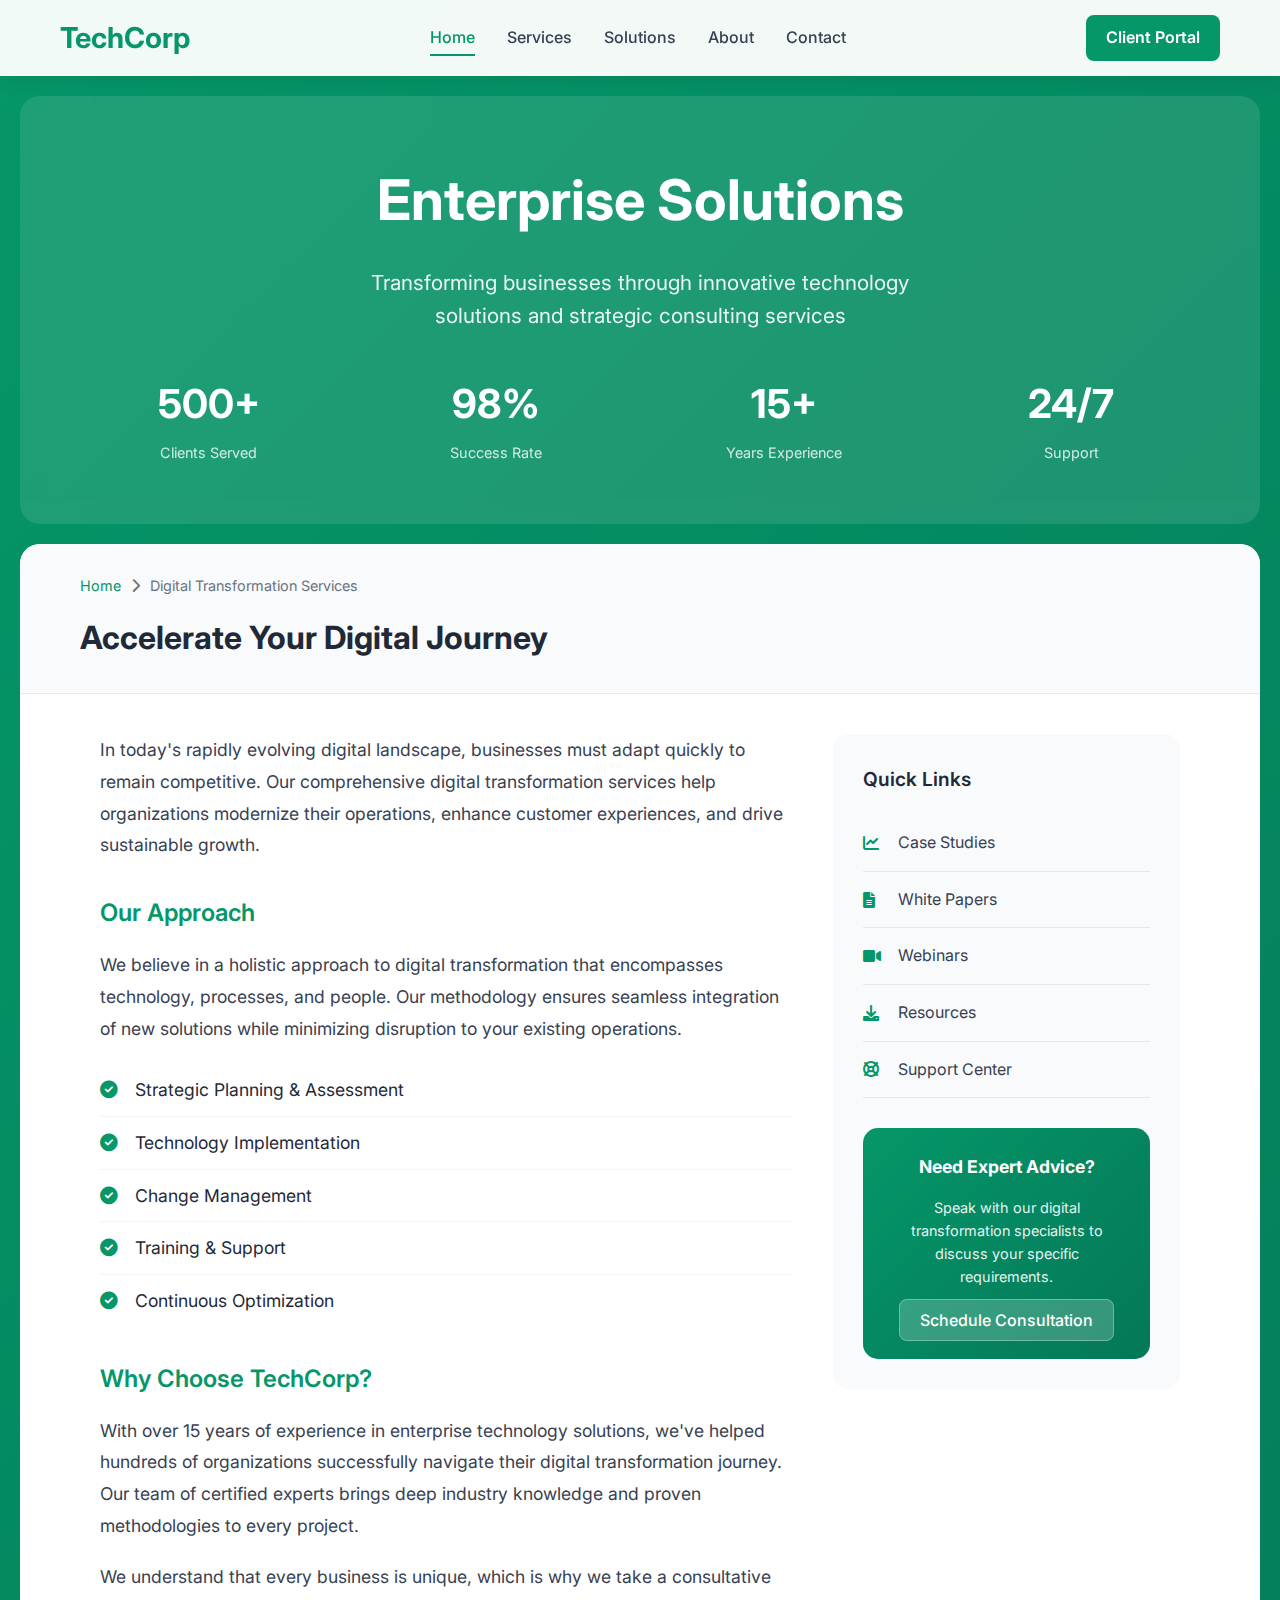
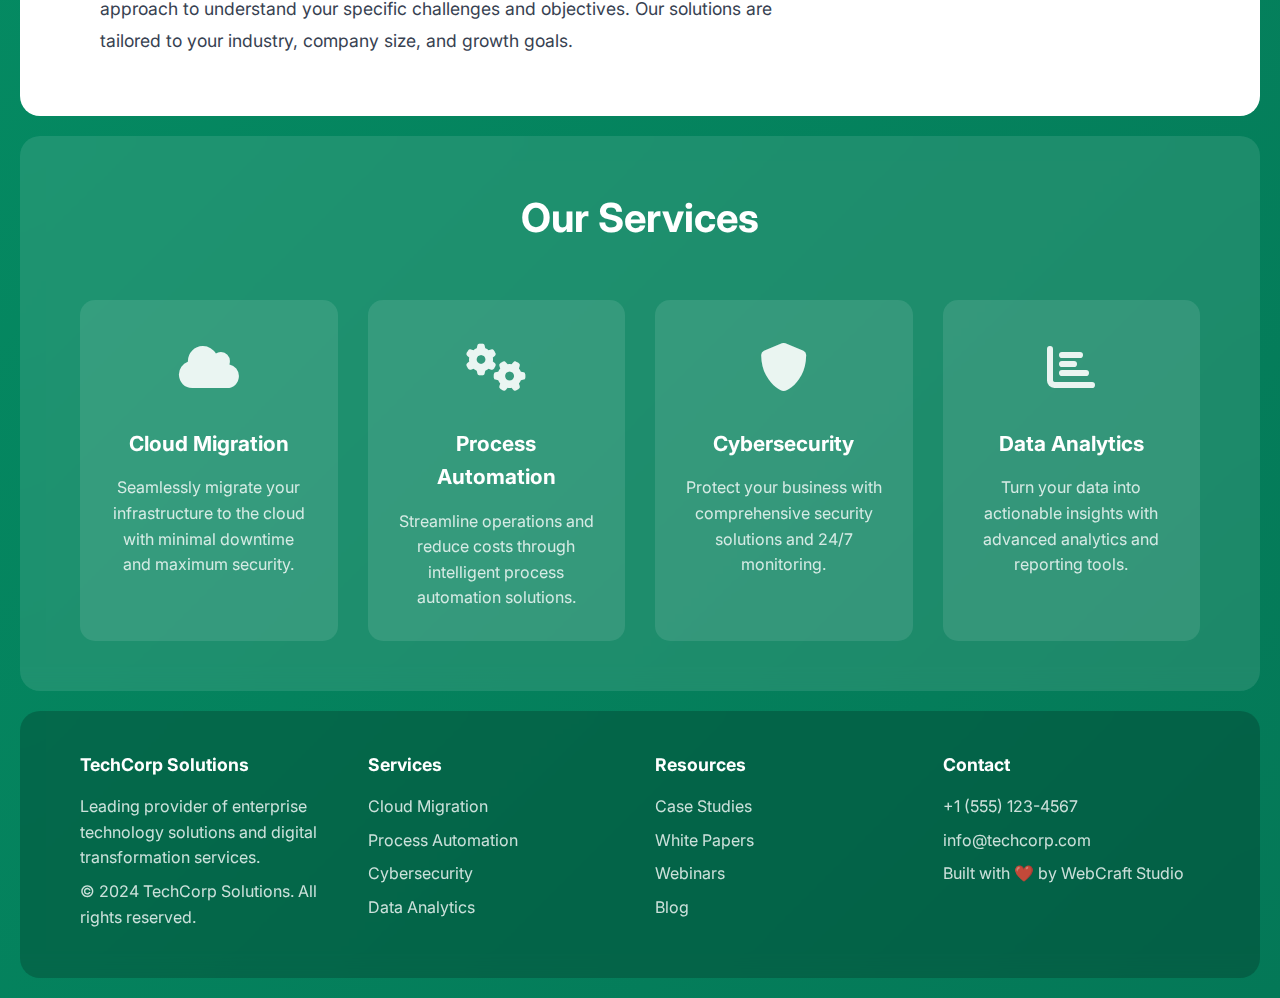
<file: portfolio-examples/corporate-portal.html>
<!DOCTYPE html>
<html lang="en">
<head>
    <meta charset="UTF-8">
    <meta name="viewport" content="width=device-width, initial-scale=1.0">
    <title>TechCorp Solutions - Professional Business Services</title>
    <link href="https://fonts.googleapis.com/css2?family=Inter:wght@300;400;500;600;700&display=swap" rel="stylesheet">
    <link rel="stylesheet" href="https://cdnjs.cloudflare.com/ajax/libs/font-awesome/6.0.0/css/all.min.css">
    <style>
        * {
            margin: 0;
            padding: 0;
            box-sizing: border-box;
        }

        body {
            font-family: 'Inter', sans-serif;
            line-height: 1.6;
            background: linear-gradient(135deg, #059669 0%, #047857 100%);
            min-height: 100vh;
            color: #1f2937;
        }

        .container {
            max-width: 1200px;
            margin: 0 auto;
            padding: 0 20px;
        }

        /* Header */
        .header {
            background: rgba(255, 255, 255, 0.95);
            backdrop-filter: blur(10px);
            padding: 15px 0;
            box-shadow: 0 2px 20px rgba(0, 0, 0, 0.1);
        }

        .header-content {
            display: flex;
            justify-content: space-between;
            align-items: center;
        }

        .logo {
            font-size: 1.8rem;
            font-weight: 700;
            color: #059669;
        }

        .nav {
            display: flex;
            gap: 2rem;
        }

        .nav a {
            text-decoration: none;
            color: #374151;
            font-weight: 500;
            transition: color 0.3s;
            position: relative;
        }

        .nav a:hover {
            color: #059669;
        }

        .nav a.active {
            color: #059669;
        }

        .nav a.active::after {
            content: '';
            position: absolute;
            bottom: -5px;
            left: 0;
            right: 0;
            height: 2px;
            background: #059669;
        }

        .login-btn {
            background: #059669;
            color: white;
            padding: 10px 20px;
            border-radius: 8px;
            text-decoration: none;
            font-weight: 600;
            transition: background 0.3s;
        }

        .login-btn:hover {
            background: #047857;
        }

        /* Hero Section */
        .hero {
            background: rgba(255, 255, 255, 0.1);
            backdrop-filter: blur(10px);
            margin: 20px;
            border-radius: 20px;
            padding: 60px 40px;
            text-align: center;
            color: white;
        }

        .hero h1 {
            font-size: 3.5rem;
            font-weight: 700;
            margin-bottom: 20px;
        }

        .hero p {
            font-size: 1.3rem;
            margin-bottom: 40px;
            opacity: 0.9;
            max-width: 600px;
            margin-left: auto;
            margin-right: auto;
        }

        .hero-stats {
            display: grid;
            grid-template-columns: repeat(auto-fit, minmax(150px, 1fr));
            gap: 30px;
            margin-top: 40px;
        }

        .stat {
            text-align: center;
        }

        .stat-number {
            font-size: 2.5rem;
            font-weight: 700;
            margin-bottom: 5px;
        }

        .stat-label {
            opacity: 0.8;
            font-size: 0.9rem;
        }

        /* Main Content */
        .main-content {
            background: white;
            margin: 20px;
            border-radius: 20px;
            overflow: hidden;
        }

        .content-header {
            background: #f8fafc;
            padding: 30px 40px;
            border-bottom: 1px solid #e5e7eb;
        }

        .breadcrumb {
            display: flex;
            align-items: center;
            gap: 10px;
            margin-bottom: 15px;
            font-size: 0.9rem;
            color: #6b7280;
        }

        .breadcrumb a {
            color: #059669;
            text-decoration: none;
        }

        .content-title {
            font-size: 2rem;
            font-weight: 700;
            color: #1f2937;
        }

        .content-body {
            display: grid;
            grid-template-columns: 2fr 1fr;
            gap: 40px;
            padding: 40px;
        }

        .main-article {
            font-size: 1.1rem;
            line-height: 1.8;
        }

        .main-article h2 {
            font-size: 1.5rem;
            font-weight: 600;
            margin: 30px 0 15px 0;
            color: #059669;
        }

        .main-article p {
            margin-bottom: 20px;
            color: #374151;
        }

        .feature-list {
            list-style: none;
            margin: 20px 0;
        }

        .feature-list li {
            display: flex;
            align-items: center;
            padding: 10px 0;
            border-bottom: 1px solid #f3f4f6;
        }

        .feature-list li:last-child {
            border-bottom: none;
        }

        .feature-list i {
            color: #059669;
            margin-right: 15px;
            width: 20px;
        }

        .sidebar {
            background: #f8fafc;
            border-radius: 15px;
            padding: 30px;
            height: fit-content;
        }

        .sidebar h3 {
            font-size: 1.2rem;
            font-weight: 600;
            margin-bottom: 20px;
            color: #1f2937;
        }

        .sidebar-item {
            display: flex;
            align-items: center;
            padding: 15px 0;
            border-bottom: 1px solid #e5e7eb;
            text-decoration: none;
            color: #374151;
            transition: color 0.3s;
        }

        .sidebar-item:hover {
            color: #059669;
        }

        .sidebar-item:last-child {
            border-bottom: none;
        }

        .sidebar-item i {
            margin-right: 15px;
            width: 20px;
            color: #059669;
        }

        .contact-card {
            background: linear-gradient(135deg, #059669, #047857);
            color: white;
            border-radius: 15px;
            padding: 25px;
            margin-top: 30px;
            text-align: center;
        }

        .contact-card h4 {
            margin-bottom: 15px;
            font-size: 1.1rem;
        }

        .contact-card p {
            opacity: 0.9;
            margin-bottom: 20px;
            font-size: 0.9rem;
        }

        .contact-btn {
            background: rgba(255, 255, 255, 0.2);
            color: white;
            border: 1px solid rgba(255, 255, 255, 0.3);
            padding: 10px 20px;
            border-radius: 8px;
            text-decoration: none;
            font-weight: 500;
            transition: background 0.3s;
        }

        .contact-btn:hover {
            background: rgba(255, 255, 255, 0.3);
        }

        /* Services Grid */
        .services {
            background: rgba(255, 255, 255, 0.1);
            backdrop-filter: blur(10px);
            margin: 20px;
            border-radius: 20px;
            padding: 50px 40px;
            color: white;
        }

        .section-title {
            text-align: center;
            font-size: 2.5rem;
            font-weight: 700;
            margin-bottom: 50px;
        }

        .services-grid {
            display: grid;
            grid-template-columns: repeat(auto-fit, minmax(250px, 1fr));
            gap: 30px;
        }

        .service-card {
            background: rgba(255, 255, 255, 0.1);
            border-radius: 15px;
            padding: 30px;
            text-align: center;
            transition: transform 0.3s;
        }

        .service-card:hover {
            transform: translateY(-5px);
        }

        .service-icon {
            font-size: 3rem;
            margin-bottom: 20px;
            opacity: 0.9;
        }

        .service-card h3 {
            font-size: 1.3rem;
            margin-bottom: 15px;
        }

        .service-card p {
            opacity: 0.8;
            line-height: 1.6;
        }

        /* Footer */
        .footer {
            background: rgba(0, 0, 0, 0.2);
            backdrop-filter: blur(10px);
            margin: 20px;
            border-radius: 20px;
            padding: 40px;
            color: white;
        }

        .footer-content {
            display: grid;
            grid-template-columns: repeat(auto-fit, minmax(200px, 1fr));
            gap: 30px;
        }

        .footer-section h4 {
            margin-bottom: 15px;
            font-size: 1.1rem;
        }

        .footer-section p,
        .footer-section a {
            color: rgba(255, 255, 255, 0.8);
            text-decoration: none;
            margin-bottom: 8px;
            display: block;
        }

        .footer-section a:hover {
            color: white;
        }

        @media (max-width: 768px) {
            .nav {
                display: none;
            }
            
            .hero h1 {
                font-size: 2.5rem;
            }
            
            .hero-stats {
                grid-template-columns: repeat(2, 1fr);
                gap: 20px;
            }
            
            .content-body {
                grid-template-columns: 1fr;
                gap: 30px;
            }
            
            .services-grid {
                grid-template-columns: 1fr;
                gap: 20px;
            }
            
            .footer-content {
                grid-template-columns: 1fr;
                gap: 20px;
            }
        }
    </style>
</head>
<body>
    <header class="header">
        <div class="container">
            <div class="header-content">
                <div class="logo">TechCorp</div>
                <nav class="nav">
                    <a href="#home" class="active">Home</a>
                    <a href="#services">Services</a>
                    <a href="#solutions">Solutions</a>
                    <a href="#about">About</a>
                    <a href="#contact">Contact</a>
                </nav>
                <a href="#login" class="login-btn">Client Portal</a>
            </div>
        </div>
    </header>

    <section class="hero">
        <div class="container">
            <h1>Enterprise Solutions</h1>
            <p>Transforming businesses through innovative technology solutions and strategic consulting services</p>
            <div class="hero-stats">
                <div class="stat">
                    <div class="stat-number">500+</div>
                    <div class="stat-label">Clients Served</div>
                </div>
                <div class="stat">
                    <div class="stat-number">98%</div>
                    <div class="stat-label">Success Rate</div>
                </div>
                <div class="stat">
                    <div class="stat-number">15+</div>
                    <div class="stat-label">Years Experience</div>
                </div>
                <div class="stat">
                    <div class="stat-number">24/7</div>
                    <div class="stat-label">Support</div>
                </div>
            </div>
        </div>
    </section>

    <section class="main-content">
        <div class="content-header">
            <div class="container">
                <div class="breadcrumb">
                    <a href="#home">Home</a>
                    <i class="fas fa-chevron-right"></i>
                    <span>Digital Transformation Services</span>
                </div>
                <h1 class="content-title">Accelerate Your Digital Journey</h1>
            </div>
        </div>
        <div class="container">
            <div class="content-body">
                <article class="main-article">
                    <p>In today's rapidly evolving digital landscape, businesses must adapt quickly to remain competitive. Our comprehensive digital transformation services help organizations modernize their operations, enhance customer experiences, and drive sustainable growth.</p>

                    <h2>Our Approach</h2>
                    <p>We believe in a holistic approach to digital transformation that encompasses technology, processes, and people. Our methodology ensures seamless integration of new solutions while minimizing disruption to your existing operations.</p>

                    <ul class="feature-list">
                        <li><i class="fas fa-check-circle"></i>Strategic Planning & Assessment</li>
                        <li><i class="fas fa-check-circle"></i>Technology Implementation</li>
                        <li><i class="fas fa-check-circle"></i>Change Management</li>
                        <li><i class="fas fa-check-circle"></i>Training & Support</li>
                        <li><i class="fas fa-check-circle"></i>Continuous Optimization</li>
                    </ul>

                    <h2>Why Choose TechCorp?</h2>
                    <p>With over 15 years of experience in enterprise technology solutions, we've helped hundreds of organizations successfully navigate their digital transformation journey. Our team of certified experts brings deep industry knowledge and proven methodologies to every project.</p>

                    <p>We understand that every business is unique, which is why we take a consultative approach to understand your specific challenges and objectives. Our solutions are tailored to your industry, company size, and growth goals.</p>
                </article>

                <aside class="sidebar">
                    <h3>Quick Links</h3>
                    <a href="#case-studies" class="sidebar-item">
                        <i class="fas fa-chart-line"></i>
                        Case Studies
                    </a>
                    <a href="#white-papers" class="sidebar-item">
                        <i class="fas fa-file-alt"></i>
                        White Papers
                    </a>
                    <a href="#webinars" class="sidebar-item">
                        <i class="fas fa-video"></i>
                        Webinars
                    </a>
                    <a href="#resources" class="sidebar-item">
                        <i class="fas fa-download"></i>
                        Resources
                    </a>
                    <a href="#support" class="sidebar-item">
                        <i class="fas fa-life-ring"></i>
                        Support Center
                    </a>

                    <div class="contact-card">
                        <h4>Need Expert Advice?</h4>
                        <p>Speak with our digital transformation specialists to discuss your specific requirements.</p>
                        <a href="#consultation" class="contact-btn">Schedule Consultation</a>
                    </div>
                </aside>
            </div>
        </div>
    </section>

    <section class="services">
        <div class="container">
            <h2 class="section-title">Our Services</h2>
            <div class="services-grid">
                <div class="service-card">
                    <div class="service-icon">
                        <i class="fas fa-cloud"></i>
                    </div>
                    <h3>Cloud Migration</h3>
                    <p>Seamlessly migrate your infrastructure to the cloud with minimal downtime and maximum security.</p>
                </div>
                <div class="service-card">
                    <div class="service-icon">
                        <i class="fas fa-cogs"></i>
                    </div>
                    <h3>Process Automation</h3>
                    <p>Streamline operations and reduce costs through intelligent process automation solutions.</p>
                </div>
                <div class="service-card">
                    <div class="service-icon">
                        <i class="fas fa-shield-alt"></i>
                    </div>
                    <h3>Cybersecurity</h3>
                    <p>Protect your business with comprehensive security solutions and 24/7 monitoring.</p>
                </div>
                <div class="service-card">
                    <div class="service-icon">
                        <i class="fas fa-chart-bar"></i>
                    </div>
                    <h3>Data Analytics</h3>
                    <p>Turn your data into actionable insights with advanced analytics and reporting tools.</p>
                </div>
            </div>
        </div>
    </section>

    <footer class="footer">
        <div class="container">
            <div class="footer-content">
                <div class="footer-section">
                    <h4>TechCorp Solutions</h4>
                    <p>Leading provider of enterprise technology solutions and digital transformation services.</p>
                    <p>© 2024 TechCorp Solutions. All rights reserved.</p>
                </div>
                <div class="footer-section">
                    <h4>Services</h4>
                    <a href="#cloud">Cloud Migration</a>
                    <a href="#automation">Process Automation</a>
                    <a href="#security">Cybersecurity</a>
                    <a href="#analytics">Data Analytics</a>
                </div>
                <div class="footer-section">
                    <h4>Resources</h4>
                    <a href="#case-studies">Case Studies</a>
                    <a href="#white-papers">White Papers</a>
                    <a href="#webinars">Webinars</a>
                    <a href="#blog">Blog</a>
                </div>
                <div class="footer-section">
                    <h4>Contact</h4>
                    <p>+1 (555) 123-4567</p>
                    <p>info@techcorp.com</p>
                    <p>Built with ❤️ by WebCraft Studio</p>
                </div>
            </div>
        </div>
    </footer>

    <script>
        // Smooth scrolling
        document.querySelectorAll('a[href^="#"]').forEach(anchor => {
            anchor.addEventListener('click', function (e) {
                e.preventDefault();
                const target = document.querySelector(this.getAttribute('href'));
                if (target) {
                    target.scrollIntoView({
                        behavior: 'smooth'
                    });
                }
            });
        });

        // Active navigation
        document.querySelectorAll('.nav a').forEach(link => {
            link.addEventListener('click', function() {
                document.querySelector('.nav a.active').classList.remove('active');
                this.classList.add('active');
            });
        });
    </script>
</body>
</html>
</file>
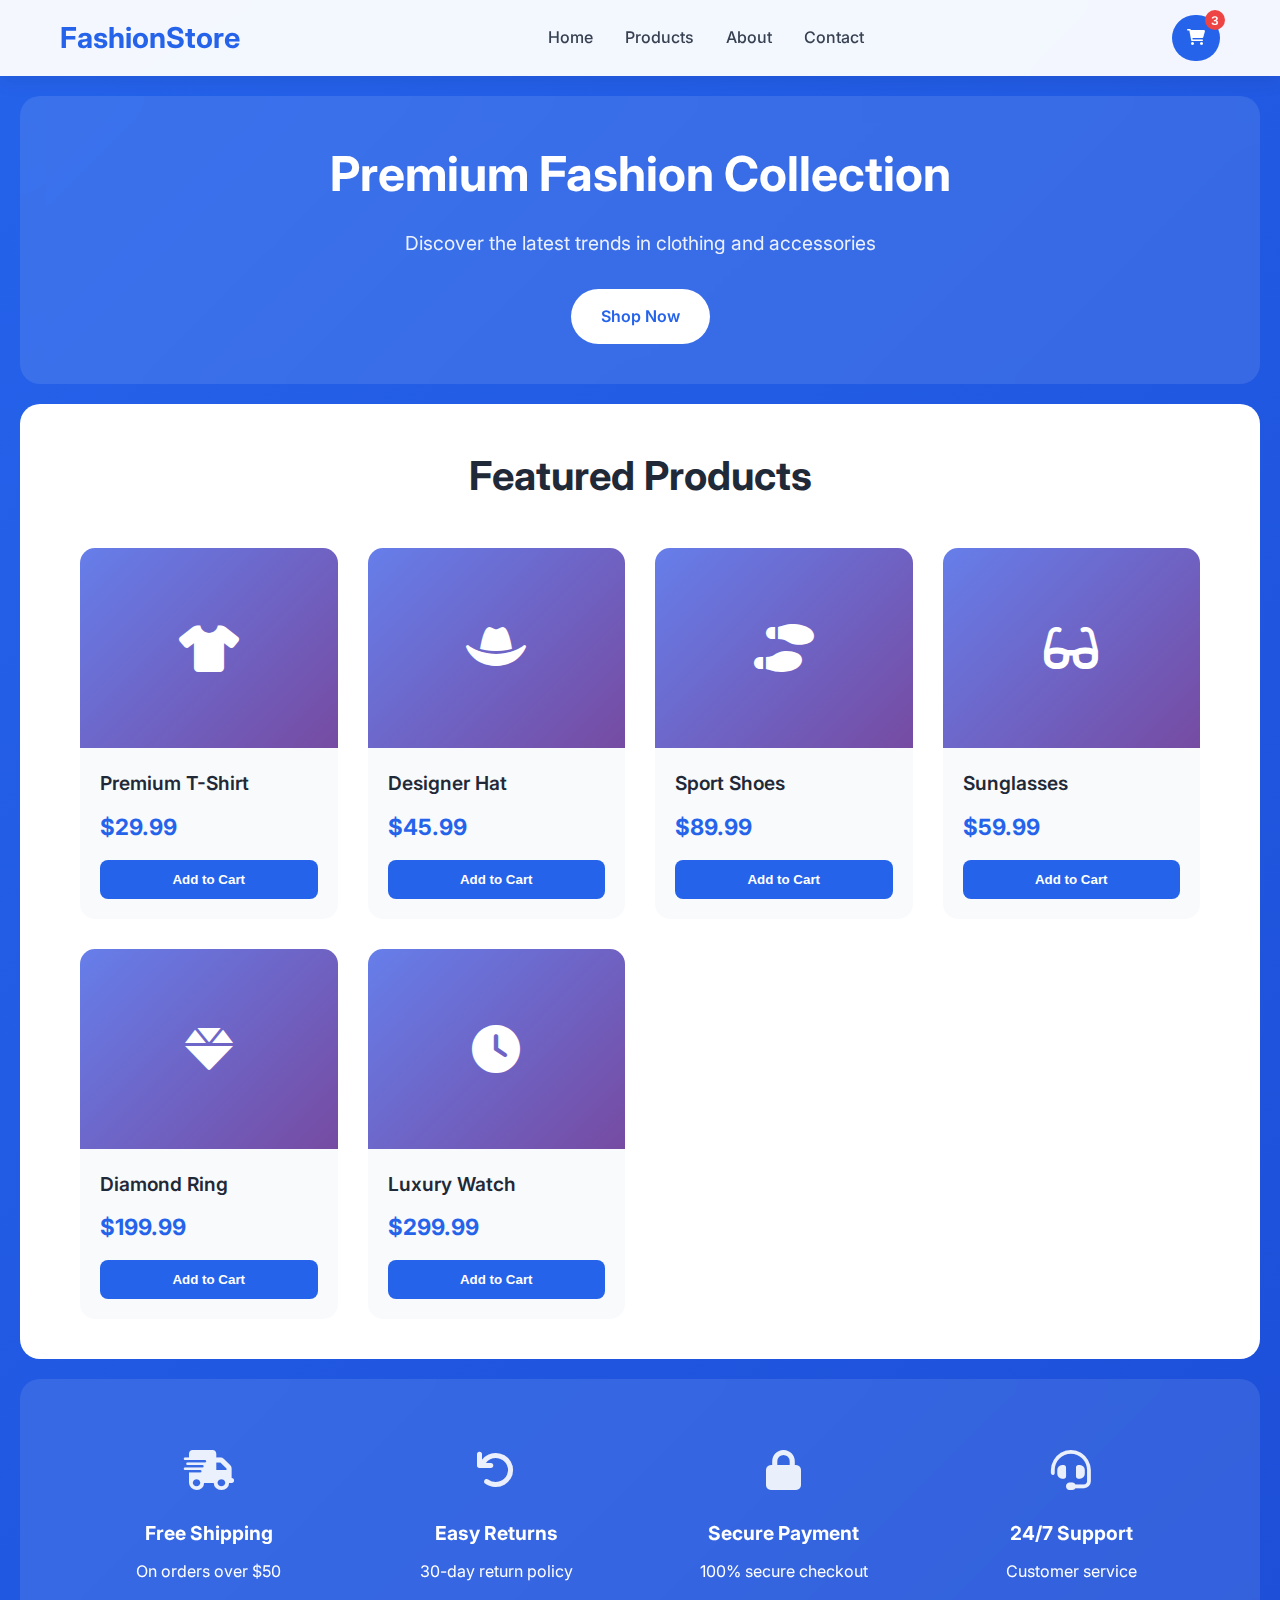
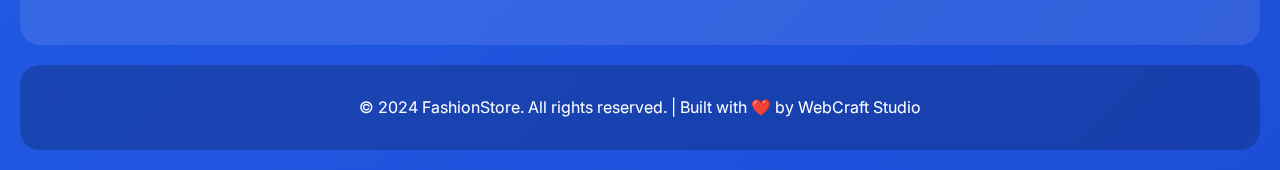
<file: portfolio-examples/ecommerce-store.html>
<!DOCTYPE html>
<html lang="en">
<head>
    <meta charset="UTF-8">
    <meta name="viewport" content="width=device-width, initial-scale=1.0">
    <title>Fashion Store - Premium Clothing & Accessories</title>
    <link href="https://fonts.googleapis.com/css2?family=Inter:wght@300;400;500;600;700&display=swap" rel="stylesheet">
    <link rel="stylesheet" href="https://cdnjs.cloudflare.com/ajax/libs/font-awesome/6.0.0/css/all.min.css">
    <style>
        * {
            margin: 0;
            padding: 0;
            box-sizing: border-box;
        }

        body {
            font-family: 'Inter', sans-serif;
            line-height: 1.6;
            background: linear-gradient(135deg, #2563eb 0%, #1d4ed8 100%);
            min-height: 100vh;
            color: #1f2937;
        }

        .container {
            max-width: 1200px;
            margin: 0 auto;
            padding: 0 20px;
        }

        /* Header */
        .header {
            background: rgba(255, 255, 255, 0.95);
            backdrop-filter: blur(10px);
            padding: 15px 0;
            box-shadow: 0 2px 20px rgba(0, 0, 0, 0.1);
        }

        .header-content {
            display: flex;
            justify-content: space-between;
            align-items: center;
        }

        .logo {
            font-size: 1.8rem;
            font-weight: 700;
            color: #2563eb;
        }

        .nav {
            display: flex;
            gap: 2rem;
        }

        .nav a {
            text-decoration: none;
            color: #374151;
            font-weight: 500;
            transition: color 0.3s;
        }

        .nav a:hover {
            color: #2563eb;
        }

        .cart-icon {
            position: relative;
            background: #2563eb;
            color: white;
            padding: 10px 15px;
            border-radius: 50px;
            text-decoration: none;
            font-weight: 600;
            transition: background 0.3s;
        }

        .cart-icon:hover {
            background: #1d4ed8;
        }

        .cart-count {
            position: absolute;
            top: -5px;
            right: -5px;
            background: #ef4444;
            color: white;
            border-radius: 50%;
            width: 20px;
            height: 20px;
            display: flex;
            align-items: center;
            justify-content: center;
            font-size: 0.75rem;
        }

        /* Hero Section */
        .hero {
            background: rgba(255, 255, 255, 0.1);
            backdrop-filter: blur(10px);
            margin: 20px;
            border-radius: 20px;
            padding: 40px;
            text-align: center;
            color: white;
        }

        .hero h1 {
            font-size: 3rem;
            font-weight: 700;
            margin-bottom: 15px;
        }

        .hero p {
            font-size: 1.2rem;
            margin-bottom: 30px;
            opacity: 0.9;
        }

        .cta-btn {
            background: white;
            color: #2563eb;
            padding: 15px 30px;
            border: none;
            border-radius: 50px;
            font-weight: 600;
            text-decoration: none;
            display: inline-block;
            transition: transform 0.3s;
        }

        .cta-btn:hover {
            transform: translateY(-2px);
        }

        /* Products Section */
        .products {
            background: white;
            margin: 20px;
            border-radius: 20px;
            padding: 40px;
        }

        .section-title {
            text-align: center;
            font-size: 2.5rem;
            font-weight: 700;
            margin-bottom: 40px;
            color: #1f2937;
        }

        .product-grid {
            display: grid;
            grid-template-columns: repeat(auto-fit, minmax(250px, 1fr));
            gap: 30px;
        }

        .product-card {
            background: #f8fafc;
            border-radius: 15px;
            overflow: hidden;
            transition: transform 0.3s, box-shadow 0.3s;
            cursor: pointer;
        }

        .product-card:hover {
            transform: translateY(-5px);
            box-shadow: 0 20px 40px rgba(0, 0, 0, 0.1);
        }

        .product-image {
            height: 200px;
            background: linear-gradient(135deg, #667eea 0%, #764ba2 100%);
            display: flex;
            align-items: center;
            justify-content: center;
            color: white;
            font-size: 3rem;
        }

        .product-info {
            padding: 20px;
        }

        .product-name {
            font-size: 1.2rem;
            font-weight: 600;
            margin-bottom: 10px;
        }

        .product-price {
            font-size: 1.4rem;
            font-weight: 700;
            color: #2563eb;
            margin-bottom: 15px;
        }

        .add-to-cart {
            width: 100%;
            background: #2563eb;
            color: white;
            border: none;
            padding: 12px;
            border-radius: 8px;
            font-weight: 600;
            cursor: pointer;
            transition: background 0.3s;
        }

        .add-to-cart:hover {
            background: #1d4ed8;
        }

        /* Features */
        .features {
            background: rgba(255, 255, 255, 0.1);
            backdrop-filter: blur(10px);
            margin: 20px;
            border-radius: 20px;
            padding: 40px;
            color: white;
        }

        .features-grid {
            display: grid;
            grid-template-columns: repeat(auto-fit, minmax(200px, 1fr));
            gap: 30px;
            text-align: center;
        }

        .feature {
            padding: 20px;
        }

        .feature-icon {
            font-size: 2.5rem;
            margin-bottom: 15px;
            opacity: 0.9;
        }

        .feature h3 {
            margin-bottom: 10px;
            font-size: 1.2rem;
        }

        /* Footer */
        .footer {
            background: rgba(0, 0, 0, 0.2);
            backdrop-filter: blur(10px);
            margin: 20px;
            border-radius: 20px;
            padding: 30px;
            text-align: center;
            color: white;
        }

        @media (max-width: 768px) {
            .nav {
                display: none;
            }
            
            .hero h1 {
                font-size: 2rem;
            }
            
            .product-grid {
                grid-template-columns: repeat(auto-fit, minmax(200px, 1fr));
                gap: 20px;
            }
        }
    </style>
</head>
<body>
    <header class="header">
        <div class="container">
            <div class="header-content">
                <div class="logo">FashionStore</div>
                <nav class="nav">
                    <a href="#home">Home</a>
                    <a href="#products">Products</a>
                    <a href="#about">About</a>
                    <a href="#contact">Contact</a>
                </nav>
                <a href="#cart" class="cart-icon">
                    <i class="fas fa-shopping-cart"></i>
                    <span class="cart-count">3</span>
                </a>
            </div>
        </div>
    </header>

    <section class="hero">
        <div class="container">
            <h1>Premium Fashion Collection</h1>
            <p>Discover the latest trends in clothing and accessories</p>
            <a href="#products" class="cta-btn">Shop Now</a>
        </div>
    </section>

    <section class="products" id="products">
        <div class="container">
            <h2 class="section-title">Featured Products</h2>
            <div class="product-grid">
                <div class="product-card">
                    <div class="product-image">
                        <i class="fas fa-tshirt"></i>
                    </div>
                    <div class="product-info">
                        <div class="product-name">Premium T-Shirt</div>
                        <div class="product-price">$29.99</div>
                        <button class="add-to-cart">Add to Cart</button>
                    </div>
                </div>
                <div class="product-card">
                    <div class="product-image">
                        <i class="fas fa-hat-cowboy"></i>
                    </div>
                    <div class="product-info">
                        <div class="product-name">Designer Hat</div>
                        <div class="product-price">$45.99</div>
                        <button class="add-to-cart">Add to Cart</button>
                    </div>
                </div>
                <div class="product-card">
                    <div class="product-image">
                        <i class="fas fa-shoe-prints"></i>
                    </div>
                    <div class="product-info">
                        <div class="product-name">Sport Shoes</div>
                        <div class="product-price">$89.99</div>
                        <button class="add-to-cart">Add to Cart</button>
                    </div>
                </div>
                <div class="product-card">
                    <div class="product-image">
                        <i class="fas fa-glasses"></i>
                    </div>
                    <div class="product-info">
                        <div class="product-name">Sunglasses</div>
                        <div class="product-price">$59.99</div>
                        <button class="add-to-cart">Add to Cart</button>
                    </div>
                </div>
                <div class="product-card">
                    <div class="product-image">
                        <i class="fas fa-gem"></i>
                    </div>
                    <div class="product-info">
                        <div class="product-name">Diamond Ring</div>
                        <div class="product-price">$199.99</div>
                        <button class="add-to-cart">Add to Cart</button>
                    </div>
                </div>
                <div class="product-card">
                    <div class="product-image">
                        <i class="fas fa-clock"></i>
                    </div>
                    <div class="product-info">
                        <div class="product-name">Luxury Watch</div>
                        <div class="product-price">$299.99</div>
                        <button class="add-to-cart">Add to Cart</button>
                    </div>
                </div>
            </div>
        </div>
    </section>

    <section class="features">
        <div class="container">
            <div class="features-grid">
                <div class="feature">
                    <div class="feature-icon">
                        <i class="fas fa-shipping-fast"></i>
                    </div>
                    <h3>Free Shipping</h3>
                    <p>On orders over $50</p>
                </div>
                <div class="feature">
                    <div class="feature-icon">
                        <i class="fas fa-undo"></i>
                    </div>
                    <h3>Easy Returns</h3>
                    <p>30-day return policy</p>
                </div>
                <div class="feature">
                    <div class="feature-icon">
                        <i class="fas fa-lock"></i>
                    </div>
                    <h3>Secure Payment</h3>
                    <p>100% secure checkout</p>
                </div>
                <div class="feature">
                    <div class="feature-icon">
                        <i class="fas fa-headset"></i>
                    </div>
                    <h3>24/7 Support</h3>
                    <p>Customer service</p>
                </div>
            </div>
        </div>
    </section>

    <footer class="footer">
        <div class="container">
            <p>&copy; 2024 FashionStore. All rights reserved. | Built with ❤️ by WebCraft Studio</p>
        </div>
    </footer>

    <script>
        // Simple cart functionality for demo
        document.querySelectorAll('.add-to-cart').forEach(button => {
            button.addEventListener('click', function() {
                const cartCount = document.querySelector('.cart-count');
                let count = parseInt(cartCount.textContent);
                cartCount.textContent = count + 1;
                
                // Visual feedback
                this.textContent = 'Added!';
                this.style.background = '#10b981';
                setTimeout(() => {
                    this.textContent = 'Add to Cart';
                    this.style.background = '#2563eb';
                }, 1000);
            });
        });

        // Smooth scrolling
        document.querySelectorAll('a[href^="#"]').forEach(anchor => {
            anchor.addEventListener('click', function (e) {
                e.preventDefault();
                const target = document.querySelector(this.getAttribute('href'));
                if (target) {
                    target.scrollIntoView({
                        behavior: 'smooth'
                    });
                }
            });
        });
    </script>
</body>
</html>
</file>
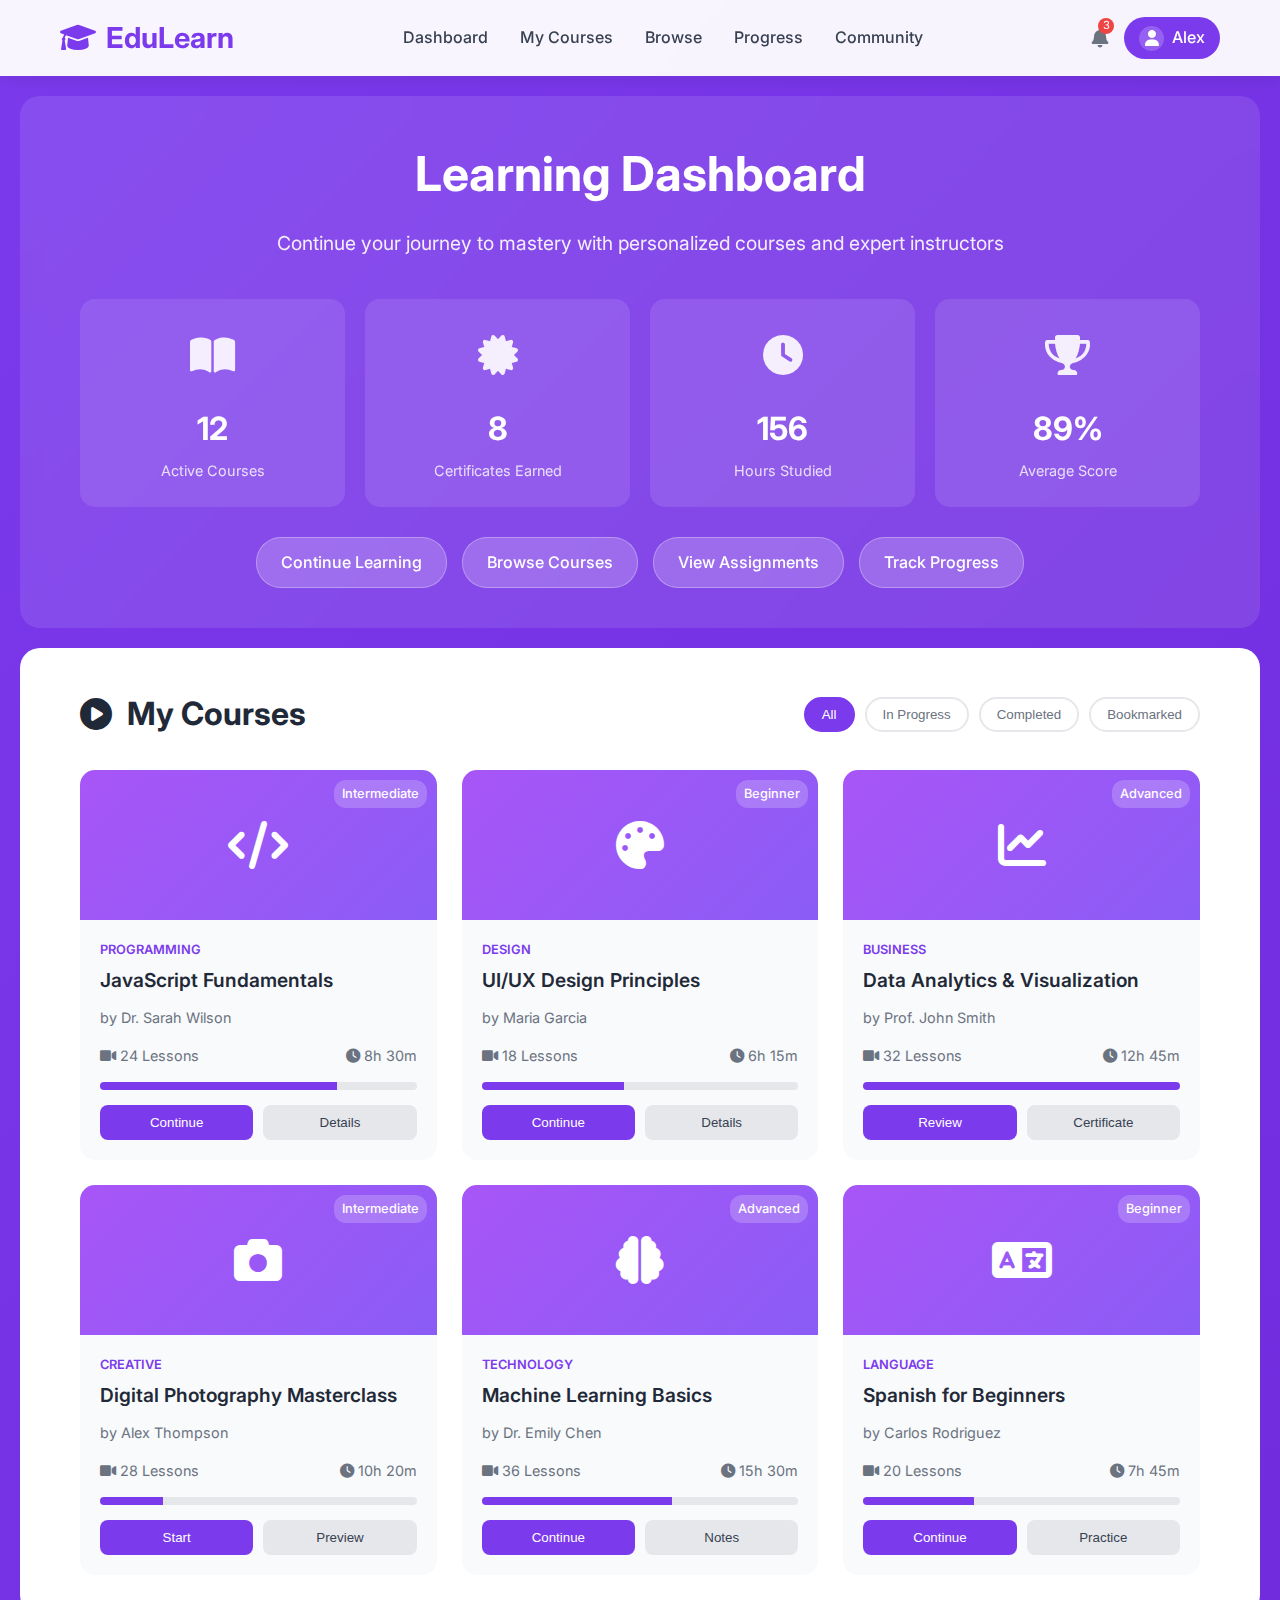
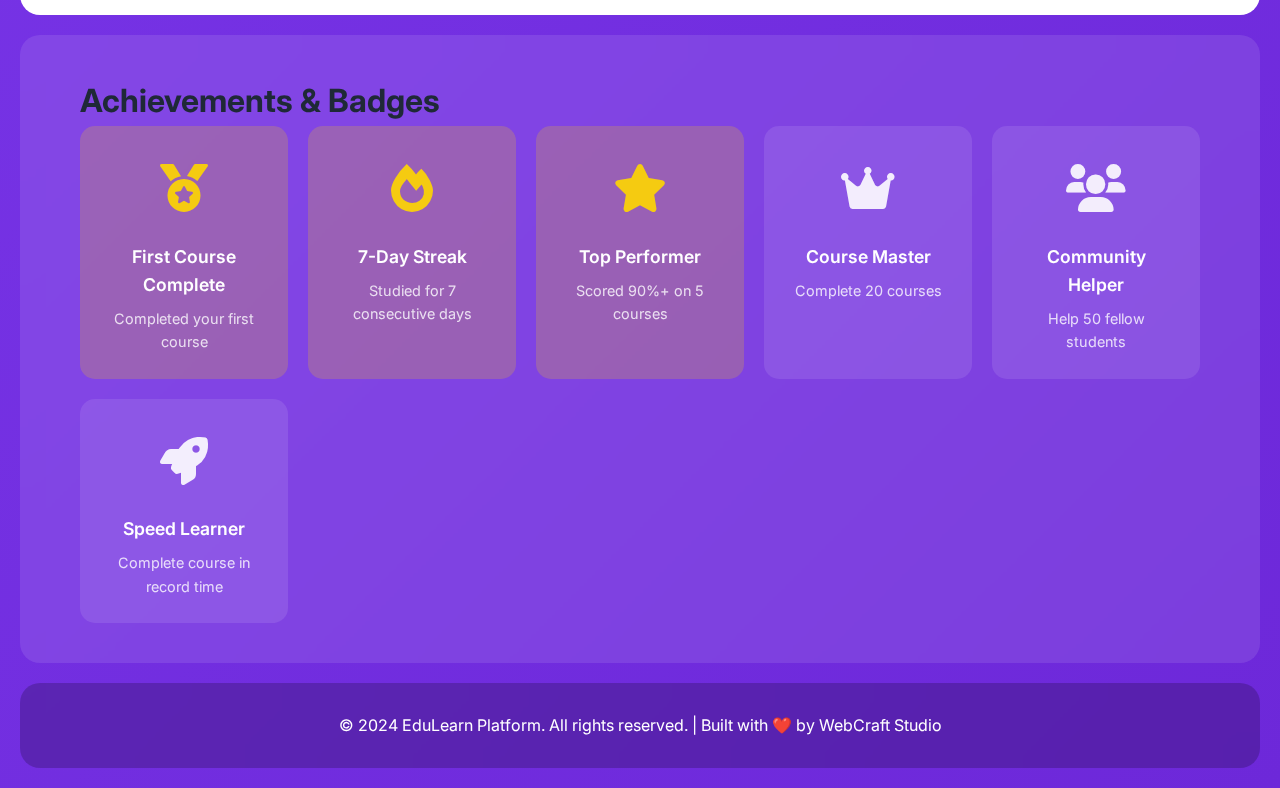
<file: portfolio-examples/educational-platform.html>
<!DOCTYPE html>
<html lang="en">
<head>
    <meta charset="UTF-8">
    <meta name="viewport" content="width=device-width, initial-scale=1.0">
    <title>EduLearn - Online Learning Platform</title>
    <link href="https://fonts.googleapis.com/css2?family=Inter:wght@300;400;500;600;700&display=swap" rel="stylesheet">
    <link rel="stylesheet" href="https://cdnjs.cloudflare.com/ajax/libs/font-awesome/6.0.0/css/all.min.css">
    <style>
        * {
            margin: 0;
            padding: 0;
            box-sizing: border-box;
        }

        body {
            font-family: 'Inter', sans-serif;
            line-height: 1.6;
            background: linear-gradient(135deg, #7c3aed 0%, #6d28d9 100%);
            min-height: 100vh;
            color: #1f2937;
        }

        .container {
            max-width: 1200px;
            margin: 0 auto;
            padding: 0 20px;
        }

        /* Header */
        .header {
            background: rgba(255, 255, 255, 0.95);
            backdrop-filter: blur(10px);
            padding: 15px 0;
            box-shadow: 0 2px 20px rgba(0, 0, 0, 0.1);
        }

        .header-content {
            display: flex;
            justify-content: space-between;
            align-items: center;
        }

        .logo {
            display: flex;
            align-items: center;
            gap: 10px;
            font-size: 1.8rem;
            font-weight: 700;
            color: #7c3aed;
        }

        .nav {
            display: flex;
            gap: 2rem;
        }

        .nav a {
            text-decoration: none;
            color: #374151;
            font-weight: 500;
            transition: color 0.3s;
        }

        .nav a:hover {
            color: #7c3aed;
        }

        .user-menu {
            display: flex;
            align-items: center;
            gap: 15px;
        }

        .notification-icon {
            position: relative;
            color: #6b7280;
            font-size: 1.2rem;
        }

        .notification-badge {
            position: absolute;
            top: -5px;
            right: -5px;
            background: #ef4444;
            color: white;
            border-radius: 50%;
            width: 16px;
            height: 16px;
            display: flex;
            align-items: center;
            justify-content: center;
            font-size: 0.7rem;
        }

        .profile-btn {
            display: flex;
            align-items: center;
            gap: 8px;
            background: #7c3aed;
            color: white;
            padding: 8px 15px;
            border-radius: 25px;
            text-decoration: none;
            font-weight: 500;
        }

        .avatar {
            width: 25px;
            height: 25px;
            border-radius: 50%;
            background: rgba(255, 255, 255, 0.2);
            display: flex;
            align-items: center;
            justify-content: center;
        }

        /* Hero Dashboard */
        .dashboard {
            background: rgba(255, 255, 255, 0.1);
            backdrop-filter: blur(10px);
            margin: 20px;
            border-radius: 20px;
            padding: 40px;
            color: white;
        }

        .dashboard-header {
            text-align: center;
            margin-bottom: 40px;
        }

        .dashboard-header h1 {
            font-size: 3rem;
            font-weight: 700;
            margin-bottom: 15px;
        }

        .dashboard-header p {
            font-size: 1.2rem;
            opacity: 0.9;
        }

        .progress-overview {
            display: grid;
            grid-template-columns: repeat(auto-fit, minmax(200px, 1fr));
            gap: 20px;
            margin-bottom: 30px;
        }

        .progress-card {
            background: rgba(255, 255, 255, 0.1);
            border-radius: 15px;
            padding: 25px;
            text-align: center;
        }

        .progress-icon {
            font-size: 2.5rem;
            margin-bottom: 15px;
            opacity: 0.9;
        }

        .progress-number {
            font-size: 2rem;
            font-weight: 700;
            margin-bottom: 5px;
        }

        .progress-label {
            opacity: 0.8;
            font-size: 0.9rem;
        }

        .quick-actions {
            display: flex;
            gap: 15px;
            justify-content: center;
            flex-wrap: wrap;
        }

        .action-btn {
            background: rgba(255, 255, 255, 0.2);
            color: white;
            border: 1px solid rgba(255, 255, 255, 0.3);
            padding: 12px 24px;
            border-radius: 25px;
            text-decoration: none;
            font-weight: 500;
            transition: background 0.3s;
        }

        .action-btn:hover {
            background: rgba(255, 255, 255, 0.3);
        }

        /* Courses Section */
        .courses-section {
            background: white;
            margin: 20px;
            border-radius: 20px;
            padding: 40px;
        }

        .section-header {
            display: flex;
            justify-content: space-between;
            align-items: center;
            margin-bottom: 30px;
        }

        .section-title {
            font-size: 2rem;
            font-weight: 700;
            color: #1f2937;
            display: flex;
            align-items: center;
            gap: 15px;
        }

        .filter-tabs {
            display: flex;
            gap: 10px;
        }

        .filter-tab {
            padding: 8px 16px;
            border: 2px solid #e5e7eb;
            border-radius: 20px;
            background: transparent;
            color: #6b7280;
            font-weight: 500;
            cursor: pointer;
            transition: all 0.3s;
        }

        .filter-tab.active {
            border-color: #7c3aed;
            background: #7c3aed;
            color: white;
        }

        .courses-grid {
            display: grid;
            grid-template-columns: repeat(auto-fit, minmax(300px, 1fr));
            gap: 25px;
        }

        .course-card {
            background: #f8fafc;
            border-radius: 15px;
            overflow: hidden;
            transition: transform 0.3s, box-shadow 0.3s;
            cursor: pointer;
        }

        .course-card:hover {
            transform: translateY(-5px);
            box-shadow: 0 20px 40px rgba(0, 0, 0, 0.1);
        }

        .course-image {
            height: 150px;
            background: linear-gradient(135deg, #a855f7, #8b5cf6);
            display: flex;
            align-items: center;
            justify-content: center;
            color: white;
            font-size: 3rem;
            position: relative;
        }

        .course-difficulty {
            position: absolute;
            top: 10px;
            right: 10px;
            background: rgba(255, 255, 255, 0.2);
            color: white;
            padding: 4px 8px;
            border-radius: 12px;
            font-size: 0.8rem;
            font-weight: 500;
        }

        .course-content {
            padding: 20px;
        }

        .course-category {
            color: #7c3aed;
            font-size: 0.8rem;
            font-weight: 600;
            text-transform: uppercase;
            margin-bottom: 5px;
        }

        .course-title {
            font-size: 1.2rem;
            font-weight: 600;
            margin-bottom: 10px;
            color: #1f2937;
        }

        .course-instructor {
            color: #6b7280;
            font-size: 0.9rem;
            margin-bottom: 15px;
        }

        .course-meta {
            display: flex;
            justify-content: space-between;
            align-items: center;
            font-size: 0.9rem;
            color: #6b7280;
            margin-bottom: 15px;
        }

        .course-progress {
            width: 100%;
            height: 8px;
            background: #e5e7eb;
            border-radius: 4px;
            overflow: hidden;
            margin-bottom: 15px;
        }

        .course-progress-bar {
            height: 100%;
            background: #7c3aed;
            transition: width 0.3s;
        }

        .course-actions {
            display: flex;
            gap: 10px;
        }

        .course-btn {
            flex: 1;
            padding: 10px;
            border: none;
            border-radius: 8px;
            font-weight: 500;
            cursor: pointer;
            transition: background 0.3s;
        }

        .course-btn.primary {
            background: #7c3aed;
            color: white;
        }

        .course-btn.primary:hover {
            background: #6d28d9;
        }

        .course-btn.secondary {
            background: #e5e7eb;
            color: #374151;
        }

        .course-btn.secondary:hover {
            background: #d1d5db;
        }

        /* Achievements */
        .achievements-section {
            background: rgba(255, 255, 255, 0.1);
            backdrop-filter: blur(10px);
            margin: 20px;
            border-radius: 20px;
            padding: 40px;
            color: white;
        }

        .achievements-grid {
            display: grid;
            grid-template-columns: repeat(auto-fit, minmax(200px, 1fr));
            gap: 20px;
        }

        .achievement-card {
            background: rgba(255, 255, 255, 0.1);
            border-radius: 15px;
            padding: 25px;
            text-align: center;
            transition: transform 0.3s;
        }

        .achievement-card:hover {
            transform: translateY(-5px);
        }

        .achievement-icon {
            font-size: 3rem;
            margin-bottom: 15px;
            opacity: 0.9;
        }

        .achievement-card.earned {
            background: rgba(255, 215, 0, 0.2);
        }

        .achievement-card.earned .achievement-icon {
            color: #ffd700;
        }

        .achievement-title {
            font-size: 1.1rem;
            font-weight: 600;
            margin-bottom: 8px;
        }

        .achievement-desc {
            font-size: 0.9rem;
            opacity: 0.8;
        }

        /* Footer */
        .footer {
            background: rgba(0, 0, 0, 0.2);
            backdrop-filter: blur(10px);
            margin: 20px;
            border-radius: 20px;
            padding: 30px;
            text-align: center;
            color: white;
        }

        @media (max-width: 768px) {
            .nav {
                display: none;
            }
            
            .dashboard-header h1 {
                font-size: 2rem;
            }
            
            .progress-overview {
                grid-template-columns: repeat(2, 1fr);
                gap: 15px;
            }
            
            .quick-actions {
                flex-direction: column;
                align-items: center;
            }
            
            .section-header {
                flex-direction: column;
                gap: 20px;
                align-items: stretch;
            }
            
            .filter-tabs {
                justify-content: center;
                flex-wrap: wrap;
            }
            
            .courses-grid {
                grid-template-columns: 1fr;
                gap: 20px;
            }
            
            .achievements-grid {
                grid-template-columns: repeat(2, 1fr);
                gap: 15px;
            }
        }
    </style>
</head>
<body>
    <header class="header">
        <div class="container">
            <div class="header-content">
                <div class="logo">
                    <i class="fas fa-graduation-cap"></i>
                    EduLearn
                </div>
                <nav class="nav">
                    <a href="#dashboard">Dashboard</a>
                    <a href="#courses">My Courses</a>
                    <a href="#browse">Browse</a>
                    <a href="#progress">Progress</a>
                    <a href="#community">Community</a>
                </nav>
                <div class="user-menu">
                    <div class="notification-icon">
                        <i class="fas fa-bell"></i>
                        <span class="notification-badge">3</span>
                    </div>
                    <a href="#profile" class="profile-btn">
                        <div class="avatar">
                            <i class="fas fa-user"></i>
                        </div>
                        <span>Alex</span>
                    </a>
                </div>
            </div>
        </div>
    </header>

    <section class="dashboard" id="dashboard">
        <div class="container">
            <div class="dashboard-header">
                <h1>Learning Dashboard</h1>
                <p>Continue your journey to mastery with personalized courses and expert instructors</p>
            </div>
            <div class="progress-overview">
                <div class="progress-card">
                    <div class="progress-icon">
                        <i class="fas fa-book-open"></i>
                    </div>
                    <div class="progress-number">12</div>
                    <div class="progress-label">Active Courses</div>
                </div>
                <div class="progress-card">
                    <div class="progress-icon">
                        <i class="fas fa-certificate"></i>
                    </div>
                    <div class="progress-number">8</div>
                    <div class="progress-label">Certificates Earned</div>
                </div>
                <div class="progress-card">
                    <div class="progress-icon">
                        <i class="fas fa-clock"></i>
                    </div>
                    <div class="progress-number">156</div>
                    <div class="progress-label">Hours Studied</div>
                </div>
                <div class="progress-card">
                    <div class="progress-icon">
                        <i class="fas fa-trophy"></i>
                    </div>
                    <div class="progress-number">89%</div>
                    <div class="progress-label">Average Score</div>
                </div>
            </div>
            <div class="quick-actions">
                <a href="#continue" class="action-btn">Continue Learning</a>
                <a href="#browse" class="action-btn">Browse Courses</a>
                <a href="#assignments" class="action-btn">View Assignments</a>
                <a href="#progress" class="action-btn">Track Progress</a>
            </div>
        </div>
    </section>

    <section class="courses-section" id="courses">
        <div class="container">
            <div class="section-header">
                <h2 class="section-title">
                    <i class="fas fa-play-circle"></i>
                    My Courses
                </h2>
                <div class="filter-tabs">
                    <button class="filter-tab active">All</button>
                    <button class="filter-tab">In Progress</button>
                    <button class="filter-tab">Completed</button>
                    <button class="filter-tab">Bookmarked</button>
                </div>
            </div>
            <div class="courses-grid">
                <div class="course-card">
                    <div class="course-image">
                        <i class="fas fa-code"></i>
                        <span class="course-difficulty">Intermediate</span>
                    </div>
                    <div class="course-content">
                        <div class="course-category">Programming</div>
                        <div class="course-title">JavaScript Fundamentals</div>
                        <div class="course-instructor">by Dr. Sarah Wilson</div>
                        <div class="course-meta">
                            <span><i class="fas fa-video"></i> 24 Lessons</span>
                            <span><i class="fas fa-clock"></i> 8h 30m</span>
                        </div>
                        <div class="course-progress">
                            <div class="course-progress-bar" style="width: 75%"></div>
                        </div>
                        <div class="course-actions">
                            <button class="course-btn primary">Continue</button>
                            <button class="course-btn secondary">Details</button>
                        </div>
                    </div>
                </div>

                <div class="course-card">
                    <div class="course-image">
                        <i class="fas fa-palette"></i>
                        <span class="course-difficulty">Beginner</span>
                    </div>
                    <div class="course-content">
                        <div class="course-category">Design</div>
                        <div class="course-title">UI/UX Design Principles</div>
                        <div class="course-instructor">by Maria Garcia</div>
                        <div class="course-meta">
                            <span><i class="fas fa-video"></i> 18 Lessons</span>
                            <span><i class="fas fa-clock"></i> 6h 15m</span>
                        </div>
                        <div class="course-progress">
                            <div class="course-progress-bar" style="width: 45%"></div>
                        </div>
                        <div class="course-actions">
                            <button class="course-btn primary">Continue</button>
                            <button class="course-btn secondary">Details</button>
                        </div>
                    </div>
                </div>

                <div class="course-card">
                    <div class="course-image">
                        <i class="fas fa-chart-line"></i>
                        <span class="course-difficulty">Advanced</span>
                    </div>
                    <div class="course-content">
                        <div class="course-category">Business</div>
                        <div class="course-title">Data Analytics & Visualization</div>
                        <div class="course-instructor">by Prof. John Smith</div>
                        <div class="course-meta">
                            <span><i class="fas fa-video"></i> 32 Lessons</span>
                            <span><i class="fas fa-clock"></i> 12h 45m</span>
                        </div>
                        <div class="course-progress">
                            <div class="course-progress-bar" style="width: 100%"></div>
                        </div>
                        <div class="course-actions">
                            <button class="course-btn primary">Review</button>
                            <button class="course-btn secondary">Certificate</button>
                        </div>
                    </div>
                </div>

                <div class="course-card">
                    <div class="course-image">
                        <i class="fas fa-camera"></i>
                        <span class="course-difficulty">Intermediate</span>
                    </div>
                    <div class="course-content">
                        <div class="course-category">Creative</div>
                        <div class="course-title">Digital Photography Masterclass</div>
                        <div class="course-instructor">by Alex Thompson</div>
                        <div class="course-meta">
                            <span><i class="fas fa-video"></i> 28 Lessons</span>
                            <span><i class="fas fa-clock"></i> 10h 20m</span>
                        </div>
                        <div class="course-progress">
                            <div class="course-progress-bar" style="width: 20%"></div>
                        </div>
                        <div class="course-actions">
                            <button class="course-btn primary">Start</button>
                            <button class="course-btn secondary">Preview</button>
                        </div>
                    </div>
                </div>

                <div class="course-card">
                    <div class="course-image">
                        <i class="fas fa-brain"></i>
                        <span class="course-difficulty">Advanced</span>
                    </div>
                    <div class="course-content">
                        <div class="course-category">Technology</div>
                        <div class="course-title">Machine Learning Basics</div>
                        <div class="course-instructor">by Dr. Emily Chen</div>
                        <div class="course-meta">
                            <span><i class="fas fa-video"></i> 36 Lessons</span>
                            <span><i class="fas fa-clock"></i> 15h 30m</span>
                        </div>
                        <div class="course-progress">
                            <div class="course-progress-bar" style="width: 60%"></div>
                        </div>
                        <div class="course-actions">
                            <button class="course-btn primary">Continue</button>
                            <button class="course-btn secondary">Notes</button>
                        </div>
                    </div>
                </div>

                <div class="course-card">
                    <div class="course-image">
                        <i class="fas fa-language"></i>
                        <span class="course-difficulty">Beginner</span>
                    </div>
                    <div class="course-content">
                        <div class="course-category">Language</div>
                        <div class="course-title">Spanish for Beginners</div>
                        <div class="course-instructor">by Carlos Rodriguez</div>
                        <div class="course-meta">
                            <span><i class="fas fa-video"></i> 20 Lessons</span>
                            <span><i class="fas fa-clock"></i> 7h 45m</span>
                        </div>
                        <div class="course-progress">
                            <div class="course-progress-bar" style="width: 35%"></div>
                        </div>
                        <div class="course-actions">
                            <button class="course-btn primary">Continue</button>
                            <button class="course-btn secondary">Practice</button>
                        </div>
                    </div>
                </div>
            </div>
        </div>
    </section>

    <section class="achievements-section">
        <div class="container">
            <h2 class="section-title">Achievements & Badges</h2>
            <div class="achievements-grid">
                <div class="achievement-card earned">
                    <div class="achievement-icon">
                        <i class="fas fa-medal"></i>
                    </div>
                    <div class="achievement-title">First Course Complete</div>
                    <div class="achievement-desc">Completed your first course</div>
                </div>
                <div class="achievement-card earned">
                    <div class="achievement-icon">
                        <i class="fas fa-fire"></i>
                    </div>
                    <div class="achievement-title">7-Day Streak</div>
                    <div class="achievement-desc">Studied for 7 consecutive days</div>
                </div>
                <div class="achievement-card earned">
                    <div class="achievement-icon">
                        <i class="fas fa-star"></i>
                    </div>
                    <div class="achievement-title">Top Performer</div>
                    <div class="achievement-desc">Scored 90%+ on 5 courses</div>
                </div>
                <div class="achievement-card">
                    <div class="achievement-icon">
                        <i class="fas fa-crown"></i>
                    </div>
                    <div class="achievement-title">Course Master</div>
                    <div class="achievement-desc">Complete 20 courses</div>
                </div>
                <div class="achievement-card">
                    <div class="achievement-icon">
                        <i class="fas fa-users"></i>
                    </div>
                    <div class="achievement-title">Community Helper</div>
                    <div class="achievement-desc">Help 50 fellow students</div>
                </div>
                <div class="achievement-card">
                    <div class="achievement-icon">
                        <i class="fas fa-rocket"></i>
                    </div>
                    <div class="achievement-title">Speed Learner</div>
                    <div class="achievement-desc">Complete course in record time</div>
                </div>
            </div>
        </div>
    </section>

    <footer class="footer">
        <div class="container">
            <p>&copy; 2024 EduLearn Platform. All rights reserved. | Built with ❤️ by WebCraft Studio</p>
        </div>
    </footer>

    <script>
        // Filter tabs functionality
        document.querySelectorAll('.filter-tab').forEach(tab => {
            tab.addEventListener('click', function() {
                document.querySelectorAll('.filter-tab').forEach(t => t.classList.remove('active'));
                this.classList.add('active');
            });
        });

        // Course card interactions
        document.querySelectorAll('.course-btn').forEach(btn => {
            btn.addEventListener('click', function(e) {
                e.stopPropagation();
                const action = this.textContent;
                alert(`${action} clicked for this course`);
            });
        });

        // Achievement cards
        document.querySelectorAll('.achievement-card').forEach(card => {
            card.addEventListener('click', function() {
                const title = this.querySelector('.achievement-title').textContent;
                alert(`Achievement: ${title}`);
            });
        });

        // Quick actions
        document.querySelectorAll('.action-btn').forEach(btn => {
            btn.addEventListener('click', function(e) {
                e.preventDefault();
                const action = this.textContent;
                alert(`${action} functionality would be implemented here`);
            });
        });
    </script>
</body>
</html>
</file>
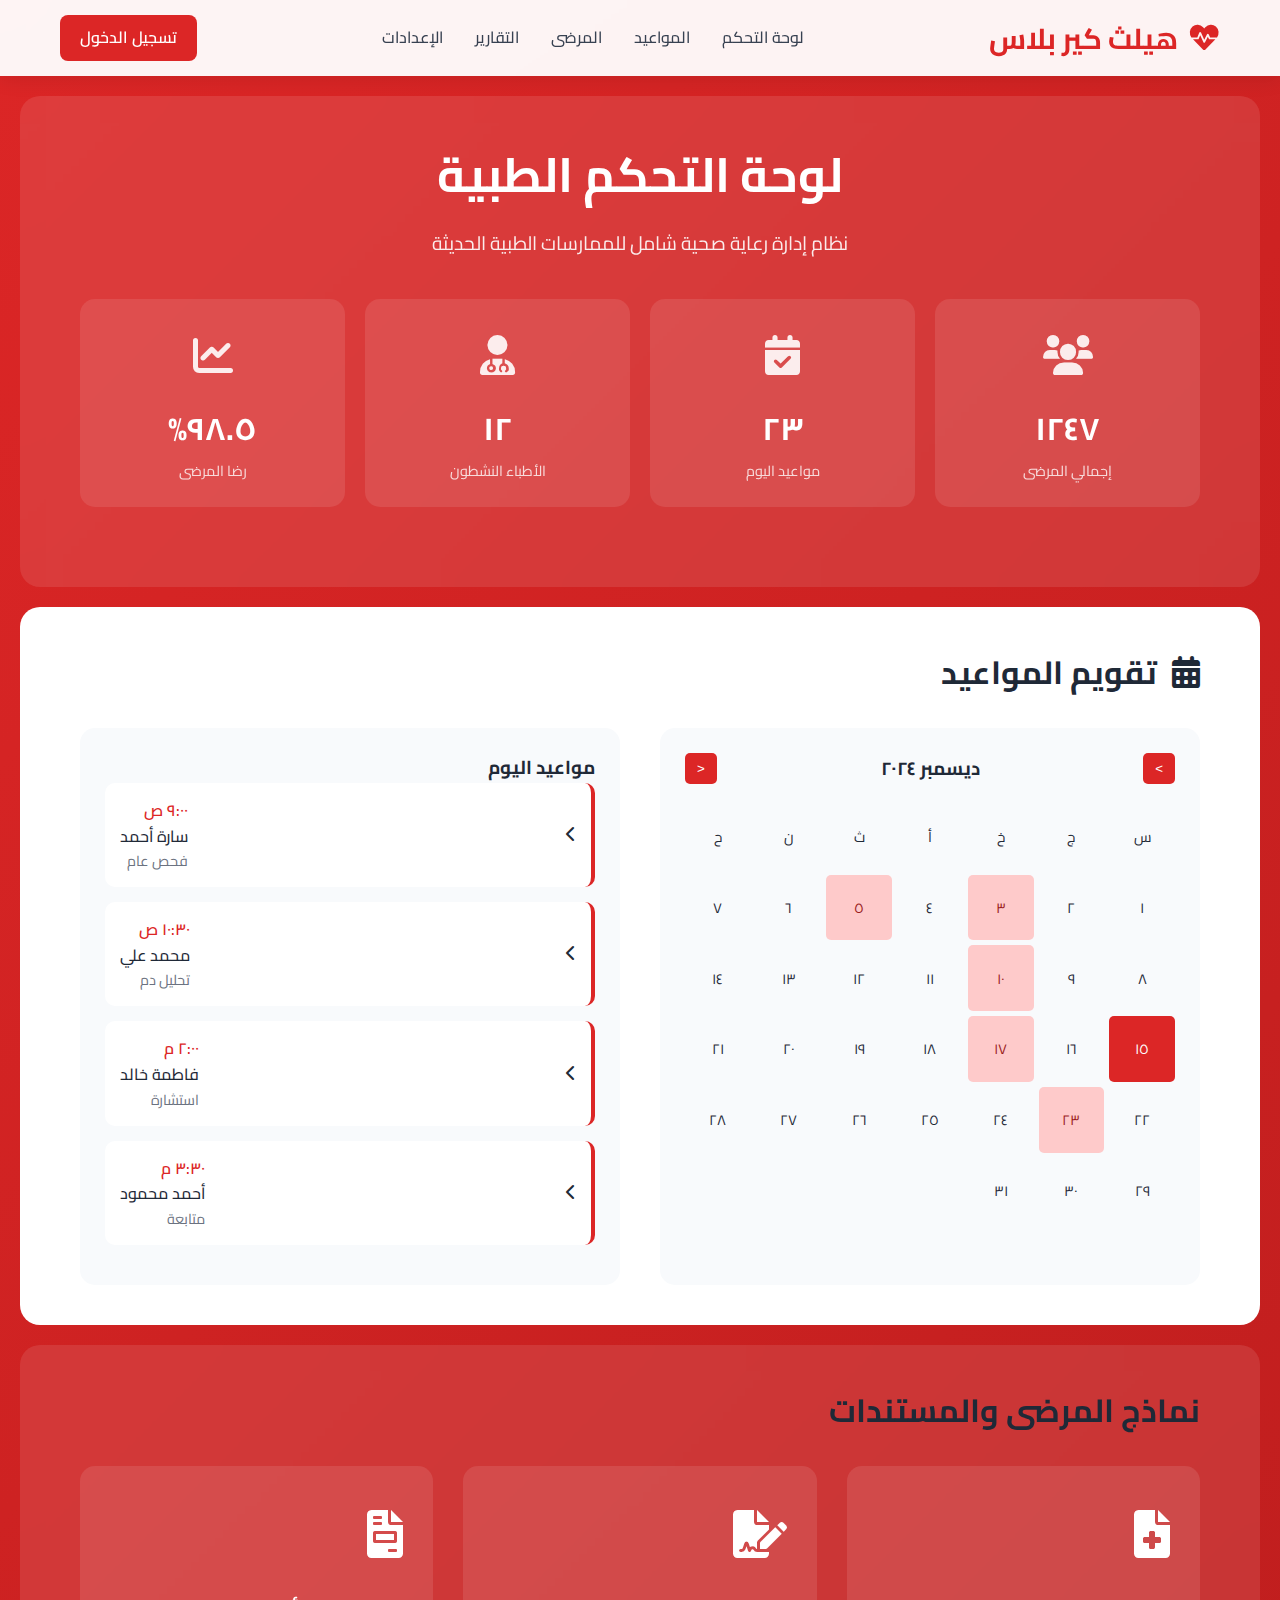
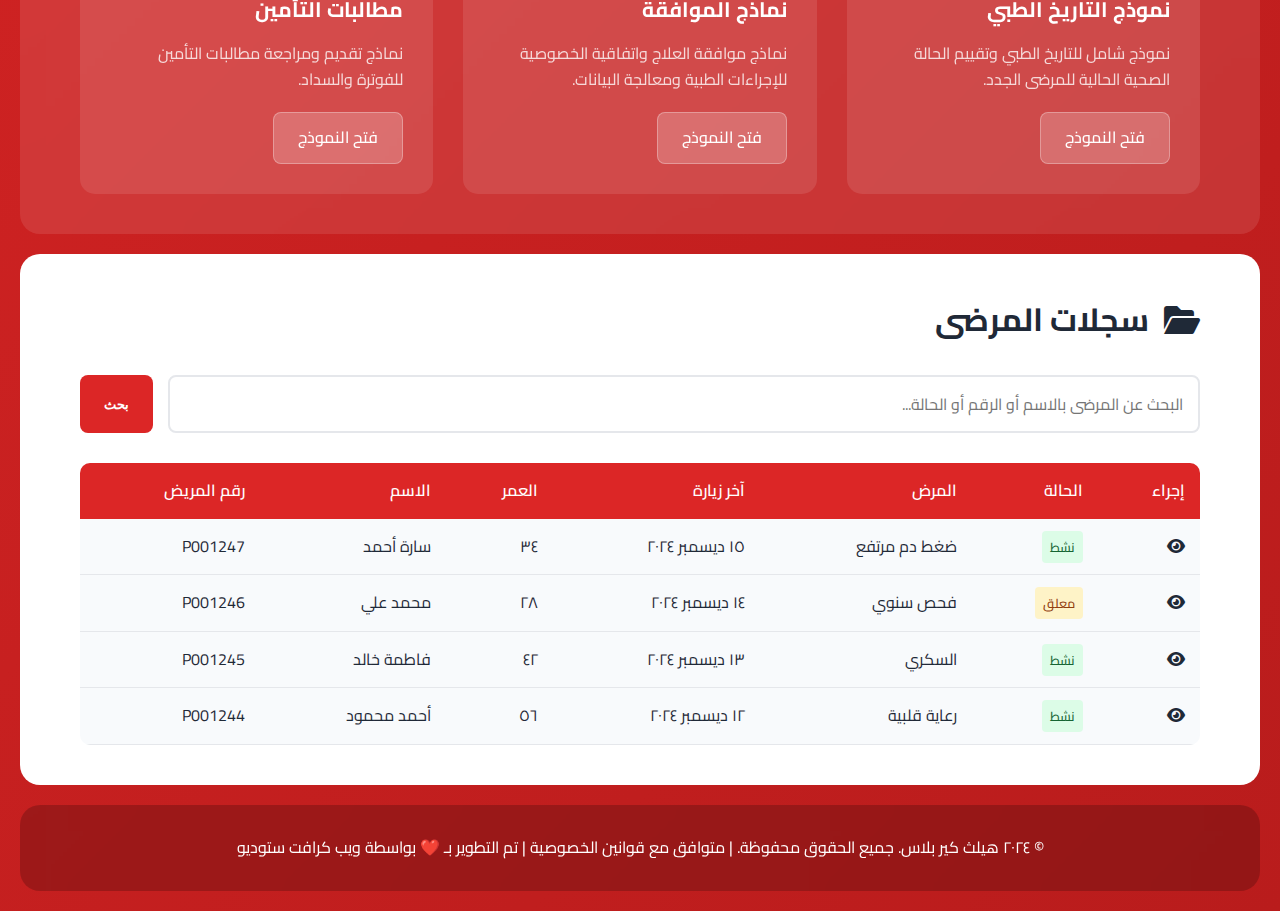
<file: portfolio-examples/healthcare-system-arabic.html>
<!DOCTYPE html>
<html lang="ar" dir="rtl">
<head>
    <meta charset="UTF-8">
    <meta name="viewport" content="width=device-width, initial-scale=1.0">
    <title>هيلث كير بلاس - نظام إدارة طبية</title>
    <link href="https://fonts.googleapis.com/css2?family=Cairo:wght@300;400;500;600;700&display=swap" rel="stylesheet">
    <link rel="stylesheet" href="https://cdnjs.cloudflare.com/ajax/libs/font-awesome/6.0.0/css/all.min.css">
    <style>
        * {
            margin: 0;
            padding: 0;
            box-sizing: border-box;
        }

        body {
            font-family: 'Cairo', sans-serif;
            line-height: 1.6;
            background: linear-gradient(135deg, #dc2626 0%, #b91c1c 100%);
            min-height: 100vh;
            color: #1f2937;
            direction: rtl;
        }

        .container {
            max-width: 1200px;
            margin: 0 auto;
            padding: 0 20px;
        }

        /* Header */
        .header {
            background: rgba(255, 255, 255, 0.95);
            backdrop-filter: blur(10px);
            padding: 15px 0;
            box-shadow: 0 2px 20px rgba(0, 0, 0, 0.1);
        }

        .header-content {
            display: flex;
            justify-content: space-between;
            align-items: center;
        }

        .logo {
            display: flex;
            align-items: center;
            gap: 10px;
            font-size: 1.8rem;
            font-weight: 700;
            color: #dc2626;
        }

        .nav {
            display: flex;
            gap: 2rem;
        }

        .nav a {
            text-decoration: none;
            color: #374151;
            font-weight: 500;
            transition: color 0.3s;
        }

        .nav a:hover {
            color: #dc2626;
        }

        .login-btn {
            background: #dc2626;
            color: white;
            padding: 10px 20px;
            border-radius: 8px;
            text-decoration: none;
            font-weight: 600;
            transition: background 0.3s;
        }

        .login-btn:hover {
            background: #b91c1c;
        }

        /* Hero Dashboard */
        .dashboard {
            background: rgba(255, 255, 255, 0.1);
            backdrop-filter: blur(10px);
            margin: 20px;
            border-radius: 20px;
            padding: 40px;
            color: white;
        }

        .dashboard-header {
            text-align: center;
            margin-bottom: 40px;
        }

        .dashboard-header h1 {
            font-size: 3rem;
            font-weight: 700;
            margin-bottom: 15px;
        }

        .dashboard-header p {
            font-size: 1.2rem;
            opacity: 0.9;
        }

        .stats-grid {
            display: grid;
            grid-template-columns: repeat(auto-fit, minmax(200px, 1fr));
            gap: 20px;
            margin-bottom: 40px;
        }

        .stat-card {
            background: rgba(255, 255, 255, 0.1);
            border-radius: 15px;
            padding: 25px;
            text-align: center;
            transition: transform 0.3s;
        }

        .stat-card:hover {
            transform: translateY(-5px);
        }

        .stat-icon {
            font-size: 2.5rem;
            margin-bottom: 15px;
            opacity: 0.9;
        }

        .stat-number {
            font-size: 2rem;
            font-weight: 700;
            margin-bottom: 5px;
        }

        .stat-label {
            opacity: 0.8;
            font-size: 0.9rem;
        }

        /* Calendar Section */
        .calendar-section {
            background: white;
            margin: 20px;
            border-radius: 20px;
            padding: 40px;
        }

        .section-title {
            font-size: 2rem;
            font-weight: 700;
            margin-bottom: 30px;
            color: #1f2937;
            display: flex;
            align-items: center;
            gap: 15px;
        }

        .calendar-container {
            display: grid;
            grid-template-columns: 1fr 1fr;
            gap: 40px;
        }

        .calendar {
            background: #f8fafc;
            border-radius: 15px;
            padding: 25px;
        }

        .calendar-header {
            display: flex;
            justify-content: space-between;
            align-items: center;
            margin-bottom: 20px;
        }

        .calendar-nav {
            background: #dc2626;
            color: white;
            border: none;
            padding: 8px 12px;
            border-radius: 5px;
            cursor: pointer;
            transition: background 0.3s;
        }

        .calendar-nav:hover {
            background: #b91c1c;
        }

        .calendar-grid {
            display: grid;
            grid-template-columns: repeat(7, 1fr);
            gap: 5px;
        }

        .calendar-day {
            aspect-ratio: 1;
            display: flex;
            align-items: center;
            justify-content: center;
            border-radius: 5px;
            font-size: 0.9rem;
            cursor: pointer;
            transition: background 0.3s;
        }

        .calendar-day:hover {
            background: #fef2f2;
        }

        .calendar-day.today {
            background: #dc2626;
            color: white;
        }

        .calendar-day.has-appointment {
            background: #fecaca;
            color: #991b1b;
        }

        .appointments {
            background: #f8fafc;
            border-radius: 15px;
            padding: 25px;
        }

        .appointment-item {
            display: flex;
            justify-content: space-between;
            align-items: center;
            padding: 15px;
            background: white;
            border-radius: 10px;
            margin-bottom: 15px;
            border-right: 4px solid #dc2626;
        }

        .appointment-time {
            font-weight: 600;
            color: #dc2626;
        }

        .appointment-patient {
            font-weight: 500;
        }

        .appointment-type {
            font-size: 0.9rem;
            color: #6b7280;
        }

        /* Forms Section */
        .forms-section {
            background: rgba(255, 255, 255, 0.1);
            backdrop-filter: blur(10px);
            margin: 20px;
            border-radius: 20px;
            padding: 40px;
            color: white;
        }

        .forms-grid {
            display: grid;
            grid-template-columns: repeat(auto-fit, minmax(300px, 1fr));
            gap: 30px;
        }

        .form-card {
            background: rgba(255, 255, 255, 0.1);
            border-radius: 15px;
            padding: 30px;
            transition: transform 0.3s;
        }

        .form-card:hover {
            transform: translateY(-5px);
        }

        .form-icon {
            font-size: 3rem;
            margin-bottom: 20px;
        }

        .form-card h3 {
            font-size: 1.3rem;
            margin-bottom: 15px;
        }

        .form-card p {
            opacity: 0.8;
            margin-bottom: 20px;
            line-height: 1.6;
        }

        .form-btn {
            background: rgba(255, 255, 255, 0.2);
            color: white;
            border: 1px solid rgba(255, 255, 255, 0.3);
            padding: 12px 24px;
            border-radius: 8px;
            text-decoration: none;
            font-weight: 500;
            transition: background 0.3s;
            display: inline-block;
        }

        .form-btn:hover {
            background: rgba(255, 255, 255, 0.3);
        }

        /* Patient Records */
        .records-section {
            background: white;
            margin: 20px;
            border-radius: 20px;
            padding: 40px;
        }

        .search-bar {
            display: flex;
            gap: 15px;
            margin-bottom: 30px;
        }

        .search-input {
            flex: 1;
            padding: 12px 15px;
            border: 2px solid #e5e7eb;
            border-radius: 8px;
            font-size: 1rem;
            transition: border-color 0.3s;
            font-family: 'Cairo', sans-serif;
        }

        .search-input:focus {
            outline: none;
            border-color: #dc2626;
        }

        .search-btn {
            background: #dc2626;
            color: white;
            border: none;
            padding: 12px 24px;
            border-radius: 8px;
            font-weight: 600;
            cursor: pointer;
            transition: background 0.3s;
        }

        .search-btn:hover {
            background: #b91c1c;
        }

        .records-table {
            width: 100%;
            border-collapse: collapse;
            background: #f8fafc;
            border-radius: 10px;
            overflow: hidden;
        }

        .records-table th {
            background: #dc2626;
            color: white;
            padding: 15px;
            text-align: right;
            font-weight: 600;
        }

        .records-table td {
            padding: 15px;
            border-bottom: 1px solid #e5e7eb;
            text-align: right;
        }

        .records-table tr:hover {
            background: #fef2f2;
        }

        .status-active {
            background: #dcfce7;
            color: #166534;
            padding: 4px 8px;
            border-radius: 4px;
            font-size: 0.8rem;
            font-weight: 500;
        }

        .status-pending {
            background: #fef3c7;
            color: #92400e;
            padding: 4px 8px;
            border-radius: 4px;
            font-size: 0.8rem;
            font-weight: 500;
        }

        /* Footer */
        .footer {
            background: rgba(0, 0, 0, 0.2);
            backdrop-filter: blur(10px);
            margin: 20px;
            border-radius: 20px;
            padding: 30px;
            text-align: center;
            color: white;
        }

        /* RTL Specific Styles */
        .appointment-item {
            border-right: 4px solid #dc2626;
            border-left: none;
        }

        .appointment-item .fa-chevron-right:before {
            content: "\f053";
        }

        @media (max-width: 768px) {
            .nav {
                display: none;
            }
            
            .dashboard-header h1 {
                font-size: 2rem;
            }
            
            .stats-grid {
                grid-template-columns: repeat(2, 1fr);
                gap: 15px;
            }
            
            .calendar-container {
                grid-template-columns: 1fr;
                gap: 30px;
            }
            
            .forms-grid {
                grid-template-columns: 1fr;
                gap: 20px;
            }
            
            .search-bar {
                flex-direction: column;
            }
            
            .records-table {
                font-size: 0.9rem;
            }
        }
    </style>
</head>
<body>
    <header class="header">
        <div class="container">
            <div class="header-content">
                <div class="logo">
                    <i class="fas fa-heartbeat"></i>
                    هيلث كير بلاس
                </div>
                <nav class="nav">
                    <a href="#dashboard">لوحة التحكم</a>
                    <a href="#appointments">المواعيد</a>
                    <a href="#patients">المرضى</a>
                    <a href="#reports">التقارير</a>
                    <a href="#settings">الإعدادات</a>
                </nav>
                <a href="#login" class="login-btn">تسجيل الدخول</a>
            </div>
        </div>
    </header>

    <section class="dashboard" id="dashboard">
        <div class="container">
            <div class="dashboard-header">
                <h1>لوحة التحكم الطبية</h1>
                <p>نظام إدارة رعاية صحية شامل للممارسات الطبية الحديثة</p>
            </div>
            <div class="stats-grid">
                <div class="stat-card">
                    <div class="stat-icon">
                        <i class="fas fa-users"></i>
                    </div>
                    <div class="stat-number">١٢٤٧</div>
                    <div class="stat-label">إجمالي المرضى</div>
                </div>
                <div class="stat-card">
                    <div class="stat-icon">
                        <i class="fas fa-calendar-check"></i>
                    </div>
                    <div class="stat-number">٢٣</div>
                    <div class="stat-label">مواعيد اليوم</div>
                </div>
                <div class="stat-card">
                    <div class="stat-icon">
                        <i class="fas fa-user-md"></i>
                    </div>
                    <div class="stat-number">١٢</div>
                    <div class="stat-label">الأطباء النشطون</div>
                </div>
                <div class="stat-card">
                    <div class="stat-icon">
                        <i class="fas fa-chart-line"></i>
                    </div>
                    <div class="stat-number">٩٨.٥%</div>
                    <div class="stat-label">رضا المرضى</div>
                </div>
            </div>
        </div>
    </section>

    <section class="calendar-section" id="appointments">
        <div class="container">
            <h2 class="section-title">
                <i class="fas fa-calendar-alt"></i>
                تقويم المواعيد
            </h2>
            <div class="calendar-container">
                <div class="calendar">
                    <div class="calendar-header">
                        <button class="calendar-nav">&gt;</button>
                        <h3>ديسمبر ٢٠٢٤</h3>
                        <button class="calendar-nav">&lt;</button>
                    </div>
                    <div class="calendar-grid">
                        <div class="calendar-day">س</div>
                        <div class="calendar-day">ج</div>
                        <div class="calendar-day">خ</div>
                        <div class="calendar-day">أ</div>
                        <div class="calendar-day">ث</div>
                        <div class="calendar-day">ن</div>
                        <div class="calendar-day">ح</div>
                        <div class="calendar-day">١</div>
                        <div class="calendar-day">٢</div>
                        <div class="calendar-day has-appointment">٣</div>
                        <div class="calendar-day">٤</div>
                        <div class="calendar-day has-appointment">٥</div>
                        <div class="calendar-day">٦</div>
                        <div class="calendar-day">٧</div>
                        <div class="calendar-day">٨</div>
                        <div class="calendar-day">٩</div>
                        <div class="calendar-day has-appointment">١٠</div>
                        <div class="calendar-day">١١</div>
                        <div class="calendar-day">١٢</div>
                        <div class="calendar-day">١٣</div>
                        <div class="calendar-day">١٤</div>
                        <div class="calendar-day today">١٥</div>
                        <div class="calendar-day">١٦</div>
                        <div class="calendar-day has-appointment">١٧</div>
                        <div class="calendar-day">١٨</div>
                        <div class="calendar-day">١٩</div>
                        <div class="calendar-day">٢٠</div>
                        <div class="calendar-day">٢١</div>
                        <div class="calendar-day">٢٢</div>
                        <div class="calendar-day has-appointment">٢٣</div>
                        <div class="calendar-day">٢٤</div>
                        <div class="calendar-day">٢٥</div>
                        <div class="calendar-day">٢٦</div>
                        <div class="calendar-day">٢٧</div>
                        <div class="calendar-day">٢٨</div>
                        <div class="calendar-day">٢٩</div>
                        <div class="calendar-day">٣٠</div>
                        <div class="calendar-day">٣١</div>
                    </div>
                </div>
                <div class="appointments">
                    <h3>مواعيد اليوم</h3>
                    <div class="appointment-item">
                        <div>
                            <i class="fas fa-chevron-right"></i>
                        </div>
                        <div>
                            <div class="appointment-time">٩:٠٠ ص</div>
                            <div class="appointment-patient">سارة أحمد</div>
                            <div class="appointment-type">فحص عام</div>
                        </div>
                    </div>
                    <div class="appointment-item">
                        <div>
                            <i class="fas fa-chevron-right"></i>
                        </div>
                        <div>
                            <div class="appointment-time">١٠:٣٠ ص</div>
                            <div class="appointment-patient">محمد علي</div>
                            <div class="appointment-type">تحليل دم</div>
                        </div>
                    </div>
                    <div class="appointment-item">
                        <div>
                            <i class="fas fa-chevron-right"></i>
                        </div>
                        <div>
                            <div class="appointment-time">٢:٠٠ م</div>
                            <div class="appointment-patient">فاطمة خالد</div>
                            <div class="appointment-type">استشارة</div>
                        </div>
                    </div>
                    <div class="appointment-item">
                        <div>
                            <i class="fas fa-chevron-right"></i>
                        </div>
                        <div>
                            <div class="appointment-time">٣:٣٠ م</div>
                            <div class="appointment-patient">أحمد محمود</div>
                            <div class="appointment-type">متابعة</div>
                        </div>
                    </div>
                </div>
            </div>
        </div>
    </section>

    <section class="forms-section">
        <div class="container">
            <h2 class="section-title">نماذج المرضى والمستندات</h2>
            <div class="forms-grid">
                <div class="form-card">
                    <div class="form-icon">
                        <i class="fas fa-file-medical"></i>
                    </div>
                    <h3>نموذج التاريخ الطبي</h3>
                    <p>نموذج شامل للتاريخ الطبي وتقييم الحالة الصحية الحالية للمرضى الجدد.</p>
                    <a href="#medical-form" class="form-btn">فتح النموذج</a>
                </div>
                <div class="form-card">
                    <div class="form-icon">
                        <i class="fas fa-file-signature"></i>
                    </div>
                    <h3>نماذج الموافقة</h3>
                    <p>نماذج موافقة العلاج واتفاقية الخصوصية للإجراءات الطبية ومعالجة البيانات.</p>
                    <a href="#consent-form" class="form-btn">فتح النموذج</a>
                </div>
                <div class="form-card">
                    <div class="form-icon">
                        <i class="fas fa-file-invoice"></i>
                    </div>
                    <h3>مطالبات التأمين</h3>
                    <p>نماذج تقديم ومراجعة مطالبات التأمين للفوترة والسداد.</p>
                    <a href="#insurance-form" class="form-btn">فتح النموذج</a>
                </div>
            </div>
        </div>
    </section>

    <section class="records-section" id="patients">
        <div class="container">
            <h2 class="section-title">
                <i class="fas fa-folder-open"></i>
                سجلات المرضى
            </h2>
            <div class="search-bar">
                <input type="text" class="search-input" placeholder="البحث عن المرضى بالاسم أو الرقم أو الحالة...">
                <button class="search-btn">بحث</button>
            </div>
            <table class="records-table">
                <thead>
                    <tr>
                        <th>إجراء</th>
                        <th>الحالة</th>
                        <th>المرض</th>
                        <th>آخر زيارة</th>
                        <th>العمر</th>
                        <th>الاسم</th>
                        <th>رقم المريض</th>
                    </tr>
                </thead>
                <tbody>
                    <tr>
                        <td><i class="fas fa-eye"></i></td>
                        <td><span class="status-active">نشط</span></td>
                        <td>ضغط دم مرتفع</td>
                        <td>١٥ ديسمبر ٢٠٢٤</td>
                        <td>٣٤</td>
                        <td>سارة أحمد</td>
                        <td>P001247</td>
                    </tr>
                    <tr>
                        <td><i class="fas fa-eye"></i></td>
                        <td><span class="status-pending">معلق</span></td>
                        <td>فحص سنوي</td>
                        <td>١٤ ديسمبر ٢٠٢٤</td>
                        <td>٢٨</td>
                        <td>محمد علي</td>
                        <td>P001246</td>
                    </tr>
                    <tr>
                        <td><i class="fas fa-eye"></i></td>
                        <td><span class="status-active">نشط</span></td>
                        <td>السكري</td>
                        <td>١٣ ديسمبر ٢٠٢٤</td>
                        <td>٤٢</td>
                        <td>فاطمة خالد</td>
                        <td>P001245</td>
                    </tr>
                    <tr>
                        <td><i class="fas fa-eye"></i></td>
                        <td><span class="status-active">نشط</span></td>
                        <td>رعاية قلبية</td>
                        <td>١٢ ديسمبر ٢٠٢٤</td>
                        <td>٥٦</td>
                        <td>أحمد محمود</td>
                        <td>P001244</td>
                    </tr>
                </tbody>
            </table>
        </div>
    </section>

    <footer class="footer">
        <div class="container">
            <p>&copy; ٢٠٢٤ هيلث كير بلاس. جميع الحقوق محفوظة. | متوافق مع قوانين الخصوصية | تم التطوير بـ ❤️ بواسطة ويب كرافت ستوديو</p>
        </div>
    </footer>

    <script>
        // Calendar functionality
        document.querySelectorAll('.calendar-day').forEach(day => {
            day.addEventListener('click', function() {
                const arabicNumbers = ['١', '٢', '٣', '٤', '٥', '٦', '٧', '٨', '٩', '١٠', '١١', '١٢', '١٣', '١٤', '١٥', '١٦', '١٧', '١٨', '١٩', '٢٠', '٢١', '٢٢', '٢٣', '٢٤', '٢٥', '٢٦', '٢٧', '٢٨', '٢٩', '٣٠', '٣١'];
                if (arabicNumbers.includes(this.textContent)) {
                    document.querySelectorAll('.calendar-day').forEach(d => d.classList.remove('today'));
                    this.classList.add('today');
                }
            });
        });

        // Search functionality
        document.querySelector('.search-btn').addEventListener('click', function() {
            const searchTerm = document.querySelector('.search-input').value;
            if (searchTerm) {
                alert(`البحث عن: ${searchTerm}`);
            }
        });

        // Appointment clicks
        document.querySelectorAll('.appointment-item').forEach(item => {
            item.addEventListener('click', function() {
                alert('فتح تفاصيل الموعد...');
            });
        });

        // Form buttons
        document.querySelectorAll('.form-btn').forEach(btn => {
            btn.addEventListener('click', function(e) {
                e.preventDefault();
                alert('فتح النموذج في نافذة جديدة...');
            });
        });
    </script>
</body>
</html>
</file>
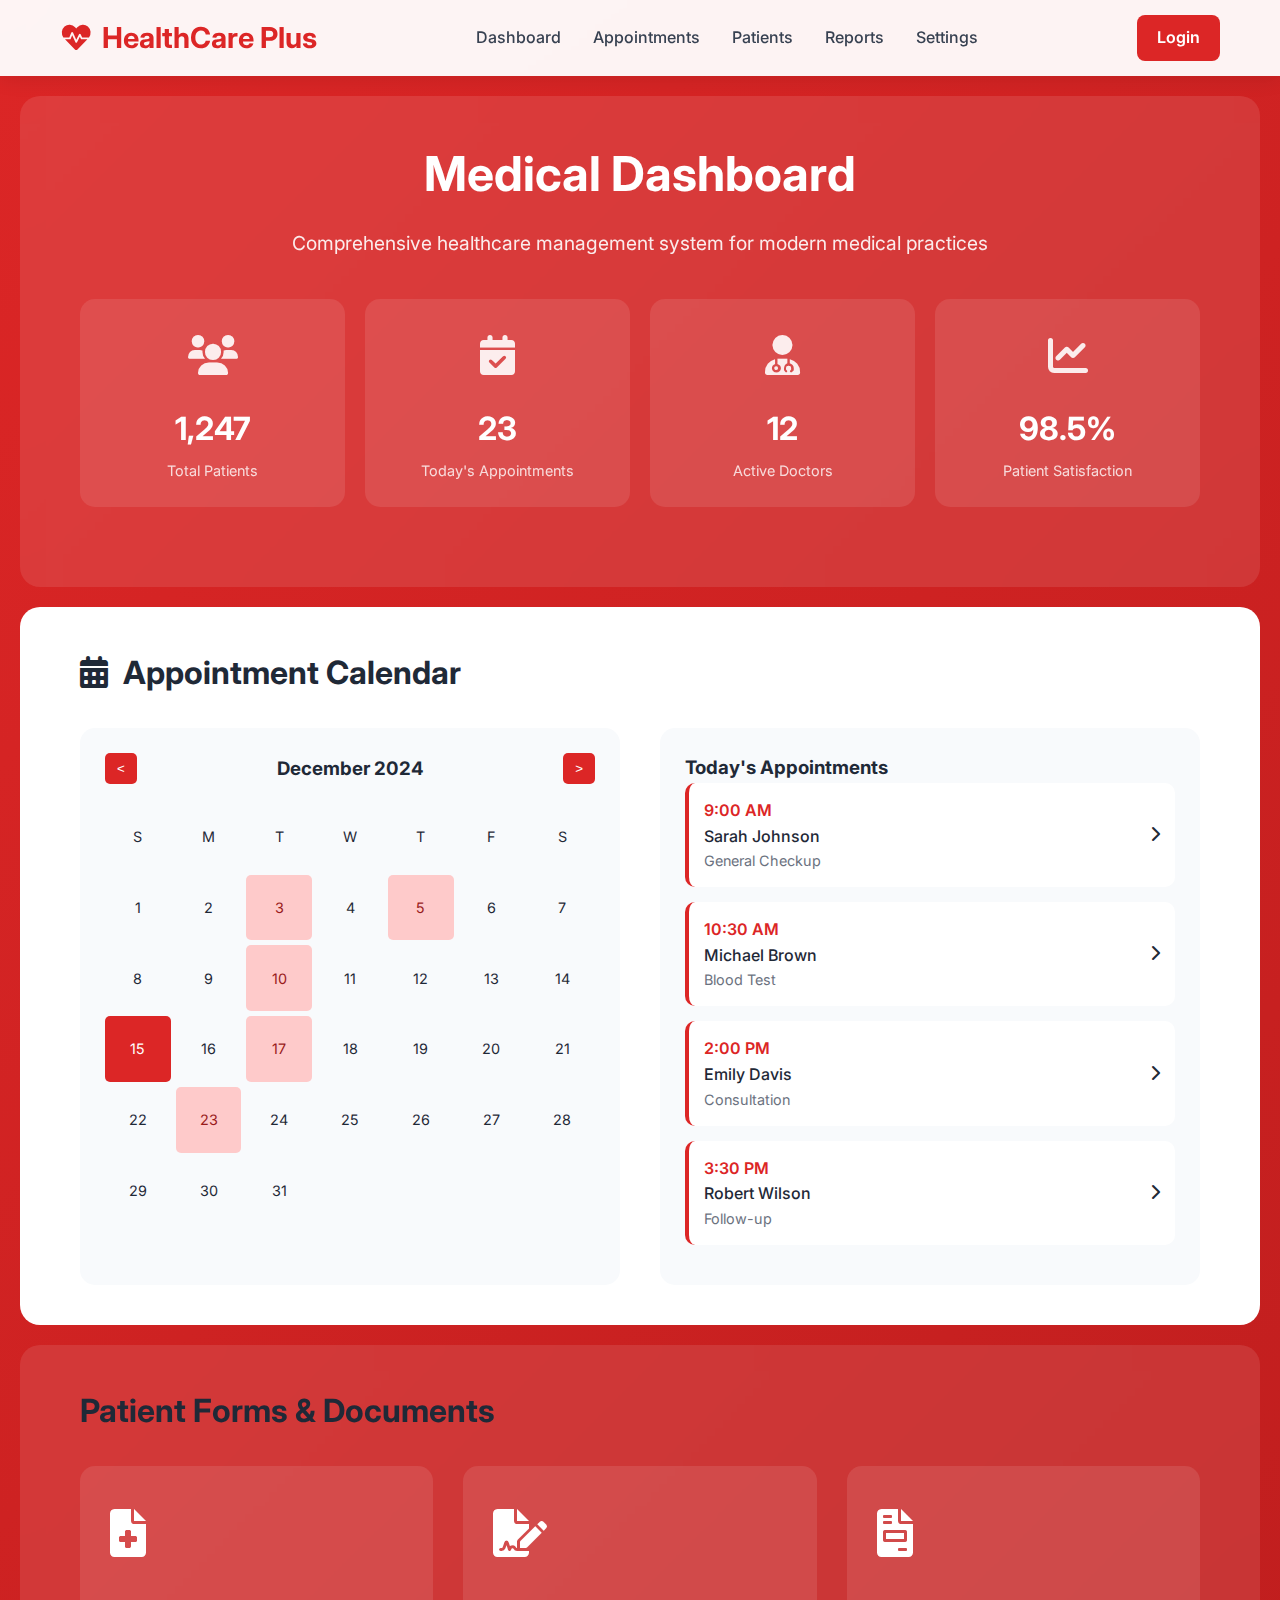
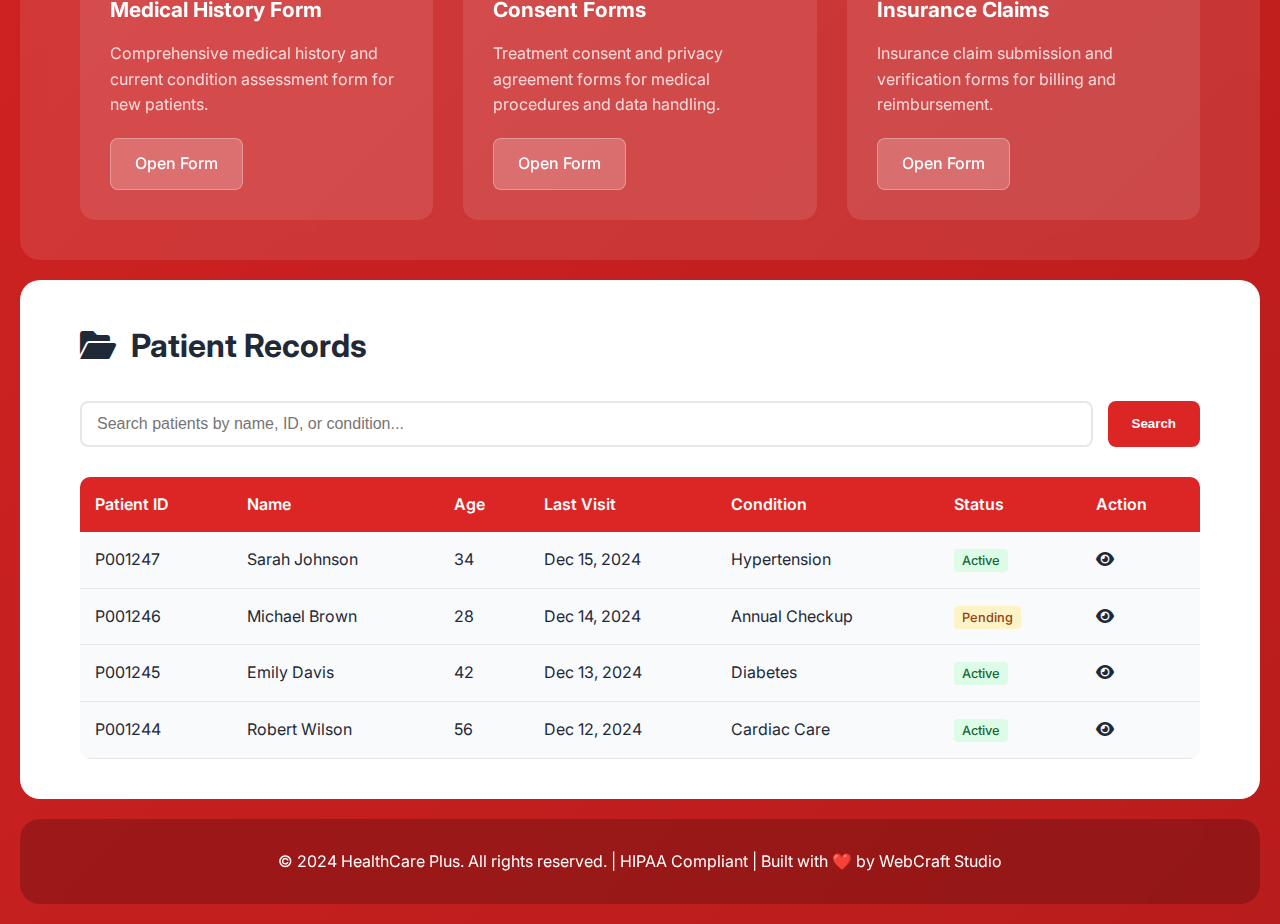
<file: portfolio-examples/healthcare-system.html>
<!DOCTYPE html>
<html lang="en">
<head>
    <meta charset="UTF-8">
    <meta name="viewport" content="width=device-width, initial-scale=1.0">
    <title>HealthCare Plus - Medical Management System</title>
    <link href="https://fonts.googleapis.com/css2?family=Inter:wght@300;400;500;600;700&display=swap" rel="stylesheet">
    <link rel="stylesheet" href="https://cdnjs.cloudflare.com/ajax/libs/font-awesome/6.0.0/css/all.min.css">
    <style>
        * {
            margin: 0;
            padding: 0;
            box-sizing: border-box;
        }

        body {
            font-family: 'Inter', sans-serif;
            line-height: 1.6;
            background: linear-gradient(135deg, #dc2626 0%, #b91c1c 100%);
            min-height: 100vh;
            color: #1f2937;
        }

        .container {
            max-width: 1200px;
            margin: 0 auto;
            padding: 0 20px;
        }

        /* Header */
        .header {
            background: rgba(255, 255, 255, 0.95);
            backdrop-filter: blur(10px);
            padding: 15px 0;
            box-shadow: 0 2px 20px rgba(0, 0, 0, 0.1);
        }

        .header-content {
            display: flex;
            justify-content: space-between;
            align-items: center;
        }

        .logo {
            display: flex;
            align-items: center;
            gap: 10px;
            font-size: 1.8rem;
            font-weight: 700;
            color: #dc2626;
        }

        .nav {
            display: flex;
            gap: 2rem;
        }

        .nav a {
            text-decoration: none;
            color: #374151;
            font-weight: 500;
            transition: color 0.3s;
        }

        .nav a:hover {
            color: #dc2626;
        }

        .login-btn {
            background: #dc2626;
            color: white;
            padding: 10px 20px;
            border-radius: 8px;
            text-decoration: none;
            font-weight: 600;
            transition: background 0.3s;
        }

        .login-btn:hover {
            background: #b91c1c;
        }

        /* Hero Dashboard */
        .dashboard {
            background: rgba(255, 255, 255, 0.1);
            backdrop-filter: blur(10px);
            margin: 20px;
            border-radius: 20px;
            padding: 40px;
            color: white;
        }

        .dashboard-header {
            text-align: center;
            margin-bottom: 40px;
        }

        .dashboard-header h1 {
            font-size: 3rem;
            font-weight: 700;
            margin-bottom: 15px;
        }

        .dashboard-header p {
            font-size: 1.2rem;
            opacity: 0.9;
        }

        .stats-grid {
            display: grid;
            grid-template-columns: repeat(auto-fit, minmax(200px, 1fr));
            gap: 20px;
            margin-bottom: 40px;
        }

        .stat-card {
            background: rgba(255, 255, 255, 0.1);
            border-radius: 15px;
            padding: 25px;
            text-align: center;
            transition: transform 0.3s;
        }

        .stat-card:hover {
            transform: translateY(-5px);
        }

        .stat-icon {
            font-size: 2.5rem;
            margin-bottom: 15px;
            opacity: 0.9;
        }

        .stat-number {
            font-size: 2rem;
            font-weight: 700;
            margin-bottom: 5px;
        }

        .stat-label {
            opacity: 0.8;
            font-size: 0.9rem;
        }

        /* Calendar Section */
        .calendar-section {
            background: white;
            margin: 20px;
            border-radius: 20px;
            padding: 40px;
        }

        .section-title {
            font-size: 2rem;
            font-weight: 700;
            margin-bottom: 30px;
            color: #1f2937;
            display: flex;
            align-items: center;
            gap: 15px;
        }

        .calendar-container {
            display: grid;
            grid-template-columns: 1fr 1fr;
            gap: 40px;
        }

        .calendar {
            background: #f8fafc;
            border-radius: 15px;
            padding: 25px;
        }

        .calendar-header {
            display: flex;
            justify-content: space-between;
            align-items: center;
            margin-bottom: 20px;
        }

        .calendar-nav {
            background: #dc2626;
            color: white;
            border: none;
            padding: 8px 12px;
            border-radius: 5px;
            cursor: pointer;
            transition: background 0.3s;
        }

        .calendar-nav:hover {
            background: #b91c1c;
        }

        .calendar-grid {
            display: grid;
            grid-template-columns: repeat(7, 1fr);
            gap: 5px;
        }

        .calendar-day {
            aspect-ratio: 1;
            display: flex;
            align-items: center;
            justify-content: center;
            border-radius: 5px;
            font-size: 0.9rem;
            cursor: pointer;
            transition: background 0.3s;
        }

        .calendar-day:hover {
            background: #fef2f2;
        }

        .calendar-day.today {
            background: #dc2626;
            color: white;
        }

        .calendar-day.has-appointment {
            background: #fecaca;
            color: #991b1b;
        }

        .appointments {
            background: #f8fafc;
            border-radius: 15px;
            padding: 25px;
        }

        .appointment-item {
            display: flex;
            justify-content: space-between;
            align-items: center;
            padding: 15px;
            background: white;
            border-radius: 10px;
            margin-bottom: 15px;
            border-left: 4px solid #dc2626;
        }

        .appointment-time {
            font-weight: 600;
            color: #dc2626;
        }

        .appointment-patient {
            font-weight: 500;
        }

        .appointment-type {
            font-size: 0.9rem;
            color: #6b7280;
        }

        /* Forms Section */
        .forms-section {
            background: rgba(255, 255, 255, 0.1);
            backdrop-filter: blur(10px);
            margin: 20px;
            border-radius: 20px;
            padding: 40px;
            color: white;
        }

        .forms-grid {
            display: grid;
            grid-template-columns: repeat(auto-fit, minmax(300px, 1fr));
            gap: 30px;
        }

        .form-card {
            background: rgba(255, 255, 255, 0.1);
            border-radius: 15px;
            padding: 30px;
            transition: transform 0.3s;
        }

        .form-card:hover {
            transform: translateY(-5px);
        }

        .form-icon {
            font-size: 3rem;
            margin-bottom: 20px;
        }

        .form-card h3 {
            font-size: 1.3rem;
            margin-bottom: 15px;
        }

        .form-card p {
            opacity: 0.8;
            margin-bottom: 20px;
            line-height: 1.6;
        }

        .form-btn {
            background: rgba(255, 255, 255, 0.2);
            color: white;
            border: 1px solid rgba(255, 255, 255, 0.3);
            padding: 12px 24px;
            border-radius: 8px;
            text-decoration: none;
            font-weight: 500;
            transition: background 0.3s;
            display: inline-block;
        }

        .form-btn:hover {
            background: rgba(255, 255, 255, 0.3);
        }

        /* Patient Records */
        .records-section {
            background: white;
            margin: 20px;
            border-radius: 20px;
            padding: 40px;
        }

        .search-bar {
            display: flex;
            gap: 15px;
            margin-bottom: 30px;
        }

        .search-input {
            flex: 1;
            padding: 12px 15px;
            border: 2px solid #e5e7eb;
            border-radius: 8px;
            font-size: 1rem;
            transition: border-color 0.3s;
        }

        .search-input:focus {
            outline: none;
            border-color: #dc2626;
        }

        .search-btn {
            background: #dc2626;
            color: white;
            border: none;
            padding: 12px 24px;
            border-radius: 8px;
            font-weight: 600;
            cursor: pointer;
            transition: background 0.3s;
        }

        .search-btn:hover {
            background: #b91c1c;
        }

        .records-table {
            width: 100%;
            border-collapse: collapse;
            background: #f8fafc;
            border-radius: 10px;
            overflow: hidden;
        }

        .records-table th {
            background: #dc2626;
            color: white;
            padding: 15px;
            text-align: left;
            font-weight: 600;
        }

        .records-table td {
            padding: 15px;
            border-bottom: 1px solid #e5e7eb;
        }

        .records-table tr:hover {
            background: #fef2f2;
        }

        .status-active {
            background: #dcfce7;
            color: #166534;
            padding: 4px 8px;
            border-radius: 4px;
            font-size: 0.8rem;
            font-weight: 500;
        }

        .status-pending {
            background: #fef3c7;
            color: #92400e;
            padding: 4px 8px;
            border-radius: 4px;
            font-size: 0.8rem;
            font-weight: 500;
        }

        /* Footer */
        .footer {
            background: rgba(0, 0, 0, 0.2);
            backdrop-filter: blur(10px);
            margin: 20px;
            border-radius: 20px;
            padding: 30px;
            text-align: center;
            color: white;
        }

        @media (max-width: 768px) {
            .nav {
                display: none;
            }
            
            .dashboard-header h1 {
                font-size: 2rem;
            }
            
            .stats-grid {
                grid-template-columns: repeat(2, 1fr);
                gap: 15px;
            }
            
            .calendar-container {
                grid-template-columns: 1fr;
                gap: 30px;
            }
            
            .forms-grid {
                grid-template-columns: 1fr;
                gap: 20px;
            }
            
            .search-bar {
                flex-direction: column;
            }
            
            .records-table {
                font-size: 0.9rem;
            }
        }
    </style>
</head>
<body>
    <header class="header">
        <div class="container">
            <div class="header-content">
                <div class="logo">
                    <i class="fas fa-heartbeat"></i>
                    HealthCare Plus
                </div>
                <nav class="nav">
                    <a href="#dashboard">Dashboard</a>
                    <a href="#appointments">Appointments</a>
                    <a href="#patients">Patients</a>
                    <a href="#reports">Reports</a>
                    <a href="#settings">Settings</a>
                </nav>
                <a href="#login" class="login-btn">Login</a>
            </div>
        </div>
    </header>

    <section class="dashboard" id="dashboard">
        <div class="container">
            <div class="dashboard-header">
                <h1>Medical Dashboard</h1>
                <p>Comprehensive healthcare management system for modern medical practices</p>
            </div>
            <div class="stats-grid">
                <div class="stat-card">
                    <div class="stat-icon">
                        <i class="fas fa-users"></i>
                    </div>
                    <div class="stat-number">1,247</div>
                    <div class="stat-label">Total Patients</div>
                </div>
                <div class="stat-card">
                    <div class="stat-icon">
                        <i class="fas fa-calendar-check"></i>
                    </div>
                    <div class="stat-number">23</div>
                    <div class="stat-label">Today's Appointments</div>
                </div>
                <div class="stat-card">
                    <div class="stat-icon">
                        <i class="fas fa-user-md"></i>
                    </div>
                    <div class="stat-number">12</div>
                    <div class="stat-label">Active Doctors</div>
                </div>
                <div class="stat-card">
                    <div class="stat-icon">
                        <i class="fas fa-chart-line"></i>
                    </div>
                    <div class="stat-number">98.5%</div>
                    <div class="stat-label">Patient Satisfaction</div>
                </div>
            </div>
        </div>
    </section>

    <section class="calendar-section" id="appointments">
        <div class="container">
            <h2 class="section-title">
                <i class="fas fa-calendar-alt"></i>
                Appointment Calendar
            </h2>
            <div class="calendar-container">
                <div class="calendar">
                    <div class="calendar-header">
                        <button class="calendar-nav">&lt;</button>
                        <h3>December 2024</h3>
                        <button class="calendar-nav">&gt;</button>
                    </div>
                    <div class="calendar-grid">
                        <div class="calendar-day">S</div>
                        <div class="calendar-day">M</div>
                        <div class="calendar-day">T</div>
                        <div class="calendar-day">W</div>
                        <div class="calendar-day">T</div>
                        <div class="calendar-day">F</div>
                        <div class="calendar-day">S</div>
                        <div class="calendar-day">1</div>
                        <div class="calendar-day">2</div>
                        <div class="calendar-day has-appointment">3</div>
                        <div class="calendar-day">4</div>
                        <div class="calendar-day has-appointment">5</div>
                        <div class="calendar-day">6</div>
                        <div class="calendar-day">7</div>
                        <div class="calendar-day">8</div>
                        <div class="calendar-day">9</div>
                        <div class="calendar-day has-appointment">10</div>
                        <div class="calendar-day">11</div>
                        <div class="calendar-day">12</div>
                        <div class="calendar-day">13</div>
                        <div class="calendar-day">14</div>
                        <div class="calendar-day today">15</div>
                        <div class="calendar-day">16</div>
                        <div class="calendar-day has-appointment">17</div>
                        <div class="calendar-day">18</div>
                        <div class="calendar-day">19</div>
                        <div class="calendar-day">20</div>
                        <div class="calendar-day">21</div>
                        <div class="calendar-day">22</div>
                        <div class="calendar-day has-appointment">23</div>
                        <div class="calendar-day">24</div>
                        <div class="calendar-day">25</div>
                        <div class="calendar-day">26</div>
                        <div class="calendar-day">27</div>
                        <div class="calendar-day">28</div>
                        <div class="calendar-day">29</div>
                        <div class="calendar-day">30</div>
                        <div class="calendar-day">31</div>
                    </div>
                </div>
                <div class="appointments">
                    <h3>Today's Appointments</h3>
                    <div class="appointment-item">
                        <div>
                            <div class="appointment-time">9:00 AM</div>
                            <div class="appointment-patient">Sarah Johnson</div>
                            <div class="appointment-type">General Checkup</div>
                        </div>
                        <div>
                            <i class="fas fa-chevron-right"></i>
                        </div>
                    </div>
                    <div class="appointment-item">
                        <div>
                            <div class="appointment-time">10:30 AM</div>
                            <div class="appointment-patient">Michael Brown</div>
                            <div class="appointment-type">Blood Test</div>
                        </div>
                        <div>
                            <i class="fas fa-chevron-right"></i>
                        </div>
                    </div>
                    <div class="appointment-item">
                        <div>
                            <div class="appointment-time">2:00 PM</div>
                            <div class="appointment-patient">Emily Davis</div>
                            <div class="appointment-type">Consultation</div>
                        </div>
                        <div>
                            <i class="fas fa-chevron-right"></i>
                        </div>
                    </div>
                    <div class="appointment-item">
                        <div>
                            <div class="appointment-time">3:30 PM</div>
                            <div class="appointment-patient">Robert Wilson</div>
                            <div class="appointment-type">Follow-up</div>
                        </div>
                        <div>
                            <i class="fas fa-chevron-right"></i>
                        </div>
                    </div>
                </div>
            </div>
        </div>
    </section>

    <section class="forms-section">
        <div class="container">
            <h2 class="section-title">Patient Forms & Documents</h2>
            <div class="forms-grid">
                <div class="form-card">
                    <div class="form-icon">
                        <i class="fas fa-file-medical"></i>
                    </div>
                    <h3>Medical History Form</h3>
                    <p>Comprehensive medical history and current condition assessment form for new patients.</p>
                    <a href="#medical-form" class="form-btn">Open Form</a>
                </div>
                <div class="form-card">
                    <div class="form-icon">
                        <i class="fas fa-file-signature"></i>
                    </div>
                    <h3>Consent Forms</h3>
                    <p>Treatment consent and privacy agreement forms for medical procedures and data handling.</p>
                    <a href="#consent-form" class="form-btn">Open Form</a>
                </div>
                <div class="form-card">
                    <div class="form-icon">
                        <i class="fas fa-file-invoice"></i>
                    </div>
                    <h3>Insurance Claims</h3>
                    <p>Insurance claim submission and verification forms for billing and reimbursement.</p>
                    <a href="#insurance-form" class="form-btn">Open Form</a>
                </div>
            </div>
        </div>
    </section>

    <section class="records-section" id="patients">
        <div class="container">
            <h2 class="section-title">
                <i class="fas fa-folder-open"></i>
                Patient Records
            </h2>
            <div class="search-bar">
                <input type="text" class="search-input" placeholder="Search patients by name, ID, or condition...">
                <button class="search-btn">Search</button>
            </div>
            <table class="records-table">
                <thead>
                    <tr>
                        <th>Patient ID</th>
                        <th>Name</th>
                        <th>Age</th>
                        <th>Last Visit</th>
                        <th>Condition</th>
                        <th>Status</th>
                        <th>Action</th>
                    </tr>
                </thead>
                <tbody>
                    <tr>
                        <td>P001247</td>
                        <td>Sarah Johnson</td>
                        <td>34</td>
                        <td>Dec 15, 2024</td>
                        <td>Hypertension</td>
                        <td><span class="status-active">Active</span></td>
                        <td><i class="fas fa-eye"></i></td>
                    </tr>
                    <tr>
                        <td>P001246</td>
                        <td>Michael Brown</td>
                        <td>28</td>
                        <td>Dec 14, 2024</td>
                        <td>Annual Checkup</td>
                        <td><span class="status-pending">Pending</span></td>
                        <td><i class="fas fa-eye"></i></td>
                    </tr>
                    <tr>
                        <td>P001245</td>
                        <td>Emily Davis</td>
                        <td>42</td>
                        <td>Dec 13, 2024</td>
                        <td>Diabetes</td>
                        <td><span class="status-active">Active</span></td>
                        <td><i class="fas fa-eye"></i></td>
                    </tr>
                    <tr>
                        <td>P001244</td>
                        <td>Robert Wilson</td>
                        <td>56</td>
                        <td>Dec 12, 2024</td>
                        <td>Cardiac Care</td>
                        <td><span class="status-active">Active</span></td>
                        <td><i class="fas fa-eye"></i></td>
                    </tr>
                </tbody>
            </table>
        </div>
    </section>

    <footer class="footer">
        <div class="container">
            <p>&copy; 2024 HealthCare Plus. All rights reserved. | HIPAA Compliant | Built with ❤️ by WebCraft Studio</p>
        </div>
    </footer>

    <script>
        // Calendar functionality
        document.querySelectorAll('.calendar-day').forEach(day => {
            day.addEventListener('click', function() {
                if (this.textContent && !isNaN(this.textContent)) {
                    document.querySelectorAll('.calendar-day').forEach(d => d.classList.remove('today'));
                    this.classList.add('today');
                }
            });
        });

        // Search functionality
        document.querySelector('.search-btn').addEventListener('click', function() {
            const searchTerm = document.querySelector('.search-input').value;
            if (searchTerm) {
                alert(`Searching for: ${searchTerm}`);
            }
        });

        // Appointment clicks
        document.querySelectorAll('.appointment-item').forEach(item => {
            item.addEventListener('click', function() {
                alert('Opening appointment details...');
            });
        });

        // Form buttons
        document.querySelectorAll('.form-btn').forEach(btn => {
            btn.addEventListener('click', function(e) {
                e.preventDefault();
                alert('Opening form in new window...');
            });
        });
    </script>
</body>
</html>
</file>
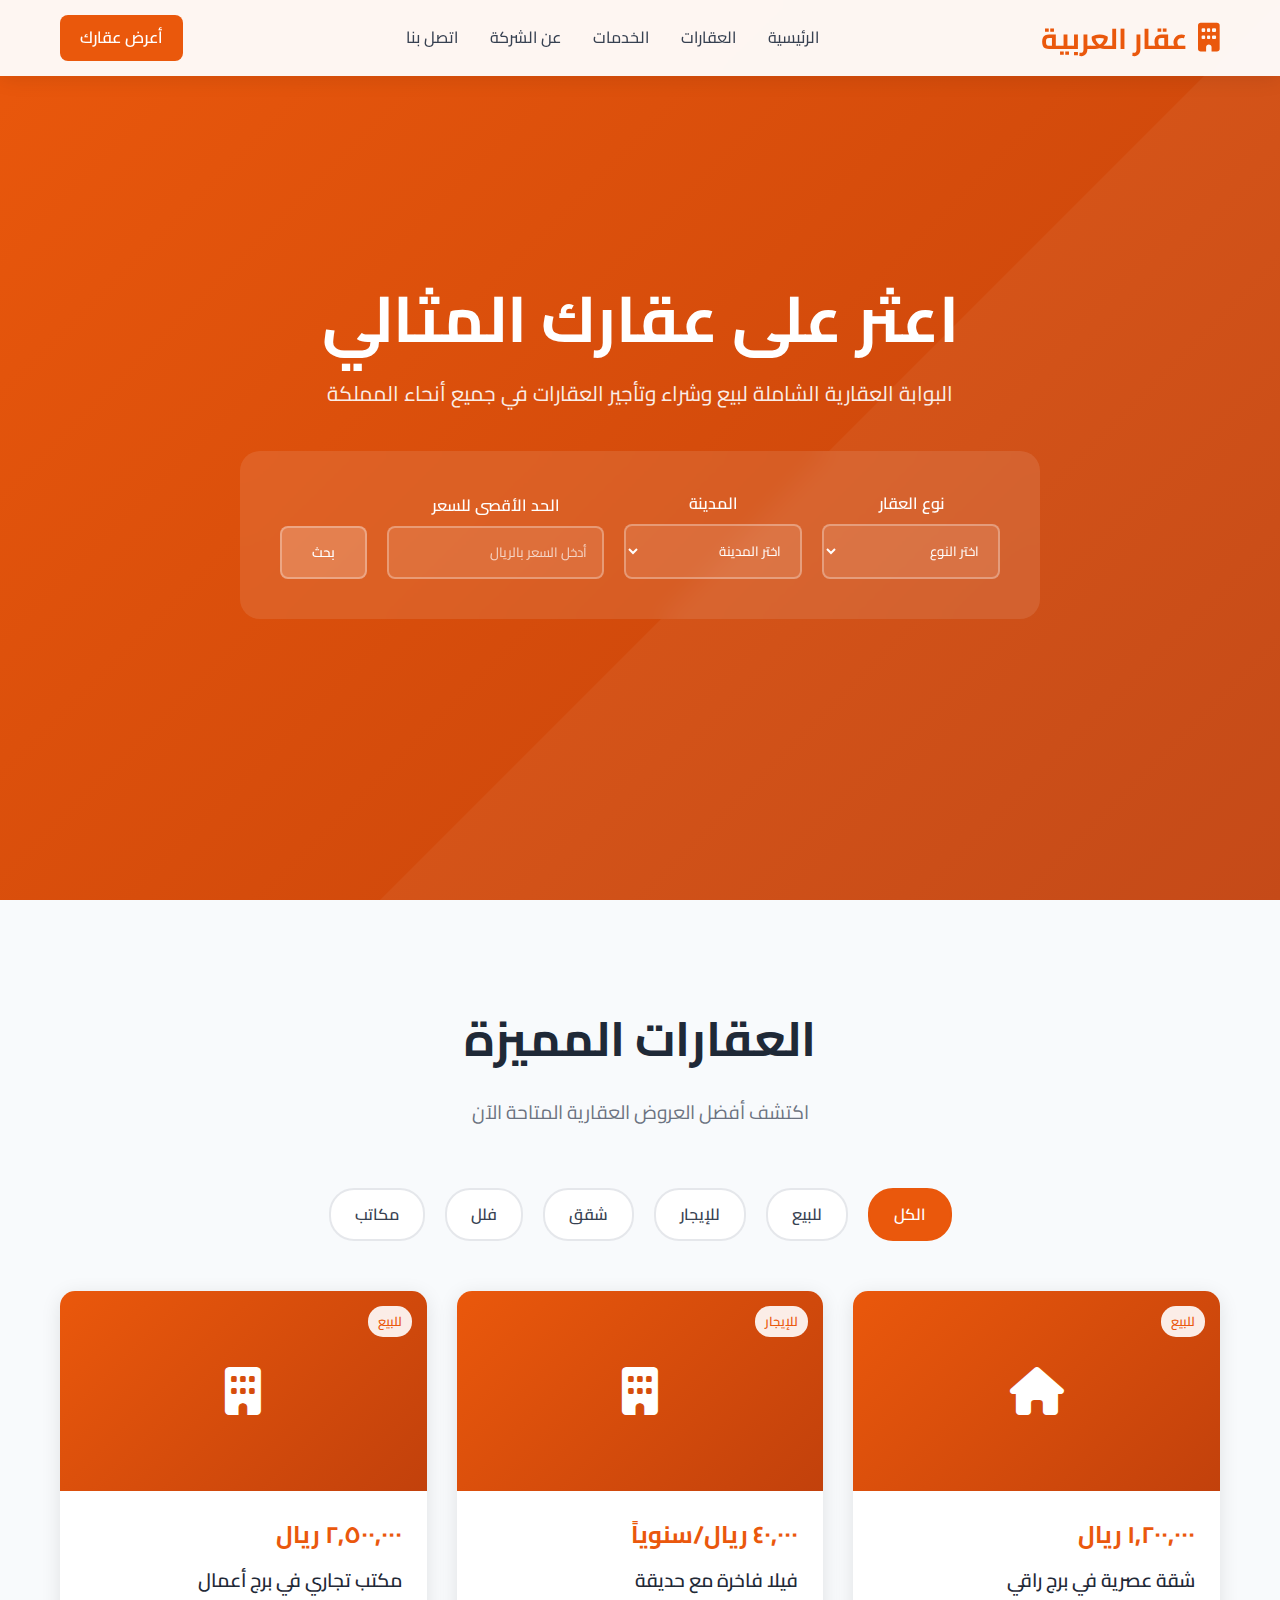
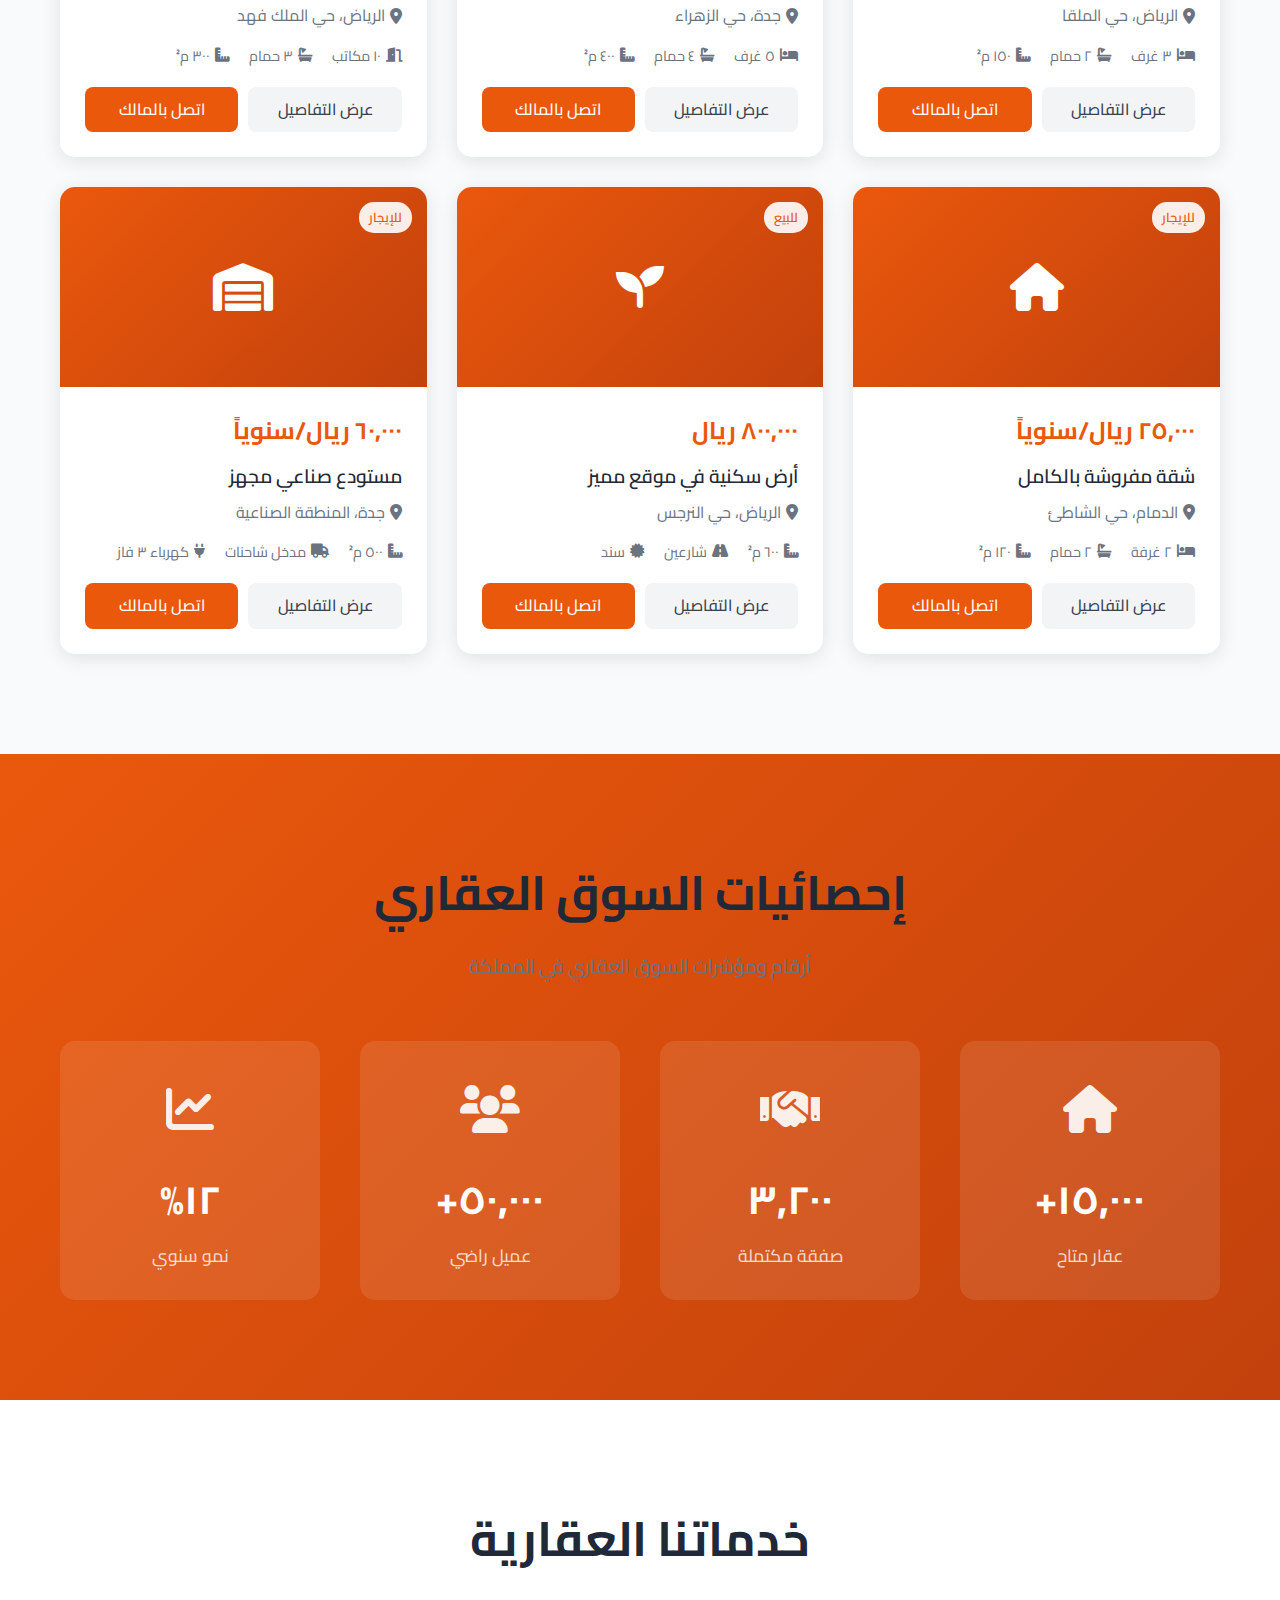
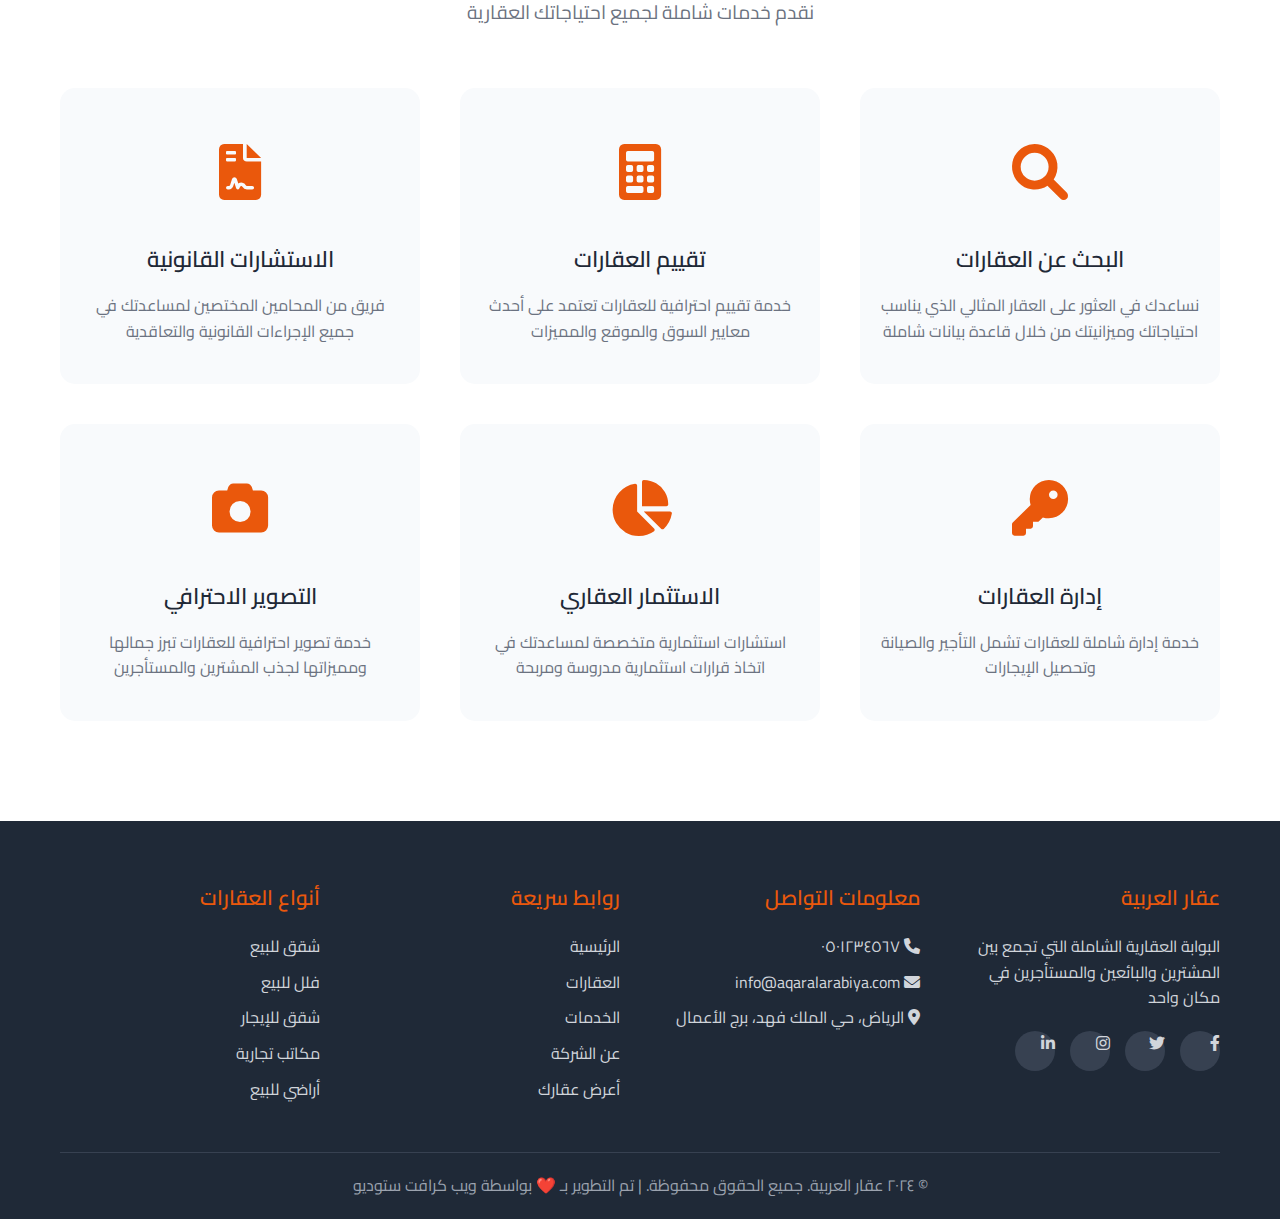
<file: portfolio-examples/real-estate-portal-arabic.html>
<!DOCTYPE html>
<html lang="ar" dir="rtl">
<head>
    <meta charset="UTF-8">
    <meta name="viewport" content="width=device-width, initial-scale=1.0">
    <title>عقار العربية - البوابة العقارية الشاملة</title>
    <link href="https://fonts.googleapis.com/css2?family=Cairo:wght@300;400;500;600;700&display=swap" rel="stylesheet">
    <link rel="stylesheet" href="https://cdnjs.cloudflare.com/ajax/libs/font-awesome/6.0.0/css/all.min.css">
    <style>
        * {
            margin: 0;
            padding: 0;
            box-sizing: border-box;
        }

        body {
            font-family: 'Cairo', sans-serif;
            line-height: 1.6;
            color: #1f2937;
            direction: rtl;
        }

        .container {
            max-width: 1200px;
            margin: 0 auto;
            padding: 0 20px;
        }

        /* Header */
        .header {
            background: rgba(255, 255, 255, 0.95);
            backdrop-filter: blur(10px);
            position: fixed;
            width: 100%;
            top: 0;
            z-index: 1000;
            box-shadow: 0 2px 20px rgba(0, 0, 0, 0.1);
        }

        .header-content {
            display: flex;
            justify-content: space-between;
            align-items: center;
            padding: 15px 0;
        }

        .logo {
            display: flex;
            align-items: center;
            gap: 10px;
            font-size: 1.8rem;
            font-weight: 700;
            color: #ea580c;
        }

        .nav {
            display: flex;
            gap: 2rem;
        }

        .nav a {
            text-decoration: none;
            color: #374151;
            font-weight: 500;
            transition: color 0.3s;
        }

        .nav a:hover {
            color: #ea580c;
        }

        .list-property-btn {
            background: #ea580c;
            color: white;
            padding: 10px 20px;
            border-radius: 8px;
            text-decoration: none;
            font-weight: 600;
            transition: background 0.3s;
        }

        .list-property-btn:hover {
            background: #c2410c;
        }

        /* Hero Section */
        .hero {
            background: linear-gradient(135deg, #ea580c 0%, #c2410c 100%);
            min-height: 100vh;
            display: flex;
            align-items: center;
            color: white;
            position: relative;
            overflow: hidden;
        }

        .hero::before {
            content: '';
            position: absolute;
            top: 0;
            left: 0;
            right: 0;
            bottom: 0;
            background: url('data:image/svg+xml,<svg xmlns="http://www.w3.org/2000/svg" viewBox="0 0 1000 1000"><polygon fill="rgba(255,255,255,0.05)" points="0,1000 1000,0 1000,1000"/></svg>');
            background-size: cover;
        }

        .hero-content {
            position: relative;
            z-index: 2;
            text-align: center;
            max-width: 800px;
            margin: 0 auto;
        }

        .hero h1 {
            font-size: 4rem;
            font-weight: 700;
            margin-bottom: 20px;
            line-height: 1.2;
        }

        .hero p {
            font-size: 1.3rem;
            margin-bottom: 40px;
            opacity: 0.9;
        }

        /* Search Section */
        .search-section {
            background: rgba(255, 255, 255, 0.1);
            backdrop-filter: blur(10px);
            border-radius: 20px;
            padding: 40px;
            margin-top: 40px;
        }

        .search-form {
            display: grid;
            grid-template-columns: 1fr 1fr 1fr auto;
            gap: 20px;
            align-items: end;
        }

        .search-group {
            display: flex;
            flex-direction: column;
        }

        .search-group label {
            color: white;
            margin-bottom: 8px;
            font-weight: 600;
        }

        .search-group select,
        .search-group input {
            padding: 12px 15px;
            border: 2px solid rgba(255, 255, 255, 0.3);
            border-radius: 8px;
            background: rgba(255, 255, 255, 0.1);
            color: white;
            font-family: 'Cairo', sans-serif;
        }

        .search-group input::placeholder {
            color: rgba(255, 255, 255, 0.7);
        }

        .search-btn {
            background: rgba(255, 255, 255, 0.2);
            color: white;
            padding: 12px 30px;
            border: 2px solid rgba(255, 255, 255, 0.3);
            border-radius: 8px;
            font-weight: 600;
            cursor: pointer;
            transition: all 0.3s;
            font-family: 'Cairo', sans-serif;
        }

        .search-btn:hover {
            background: rgba(255, 255, 255, 0.3);
        }

        /* Properties Section */
        .properties-section {
            padding: 100px 0;
            background: #f8fafc;
        }

        .section-title {
            text-align: center;
            font-size: 3rem;
            font-weight: 700;
            margin-bottom: 20px;
            color: #1f2937;
        }

        .section-subtitle {
            text-align: center;
            font-size: 1.2rem;
            color: #6b7280;
            margin-bottom: 60px;
        }

        .filter-tabs {
            display: flex;
            justify-content: center;
            gap: 20px;
            margin-bottom: 50px;
            flex-wrap: wrap;
        }

        .filter-tab {
            background: white;
            color: #374151;
            padding: 12px 24px;
            border-radius: 25px;
            text-decoration: none;
            font-weight: 600;
            border: 2px solid #e5e7eb;
            transition: all 0.3s;
        }

        .filter-tab:hover,
        .filter-tab.active {
            background: #ea580c;
            color: white;
            border-color: #ea580c;
        }

        .properties-grid {
            display: grid;
            grid-template-columns: repeat(auto-fit, minmax(350px, 1fr));
            gap: 30px;
        }

        .property-card {
            background: white;
            border-radius: 15px;
            overflow: hidden;
            box-shadow: 0 4px 20px rgba(0, 0, 0, 0.1);
            transition: transform 0.3s;
        }

        .property-card:hover {
            transform: translateY(-5px);
        }

        .property-image {
            background: linear-gradient(135deg, #ea580c 0%, #c2410c 100%);
            height: 200px;
            display: flex;
            align-items: center;
            justify-content: center;
            color: white;
            font-size: 3rem;
            position: relative;
        }

        .property-badge {
            position: absolute;
            top: 15px;
            right: 15px;
            background: rgba(255, 255, 255, 0.9);
            color: #ea580c;
            padding: 5px 10px;
            border-radius: 15px;
            font-size: 0.8rem;
            font-weight: 600;
        }

        .property-info {
            padding: 25px;
        }

        .property-price {
            font-size: 1.5rem;
            font-weight: 700;
            color: #ea580c;
            margin-bottom: 10px;
        }

        .property-title {
            font-size: 1.2rem;
            font-weight: 600;
            color: #1f2937;
            margin-bottom: 8px;
        }

        .property-location {
            color: #6b7280;
            margin-bottom: 15px;
            display: flex;
            align-items: center;
            gap: 5px;
        }

        .property-features {
            display: flex;
            gap: 20px;
            margin-bottom: 20px;
        }

        .feature {
            display: flex;
            align-items: center;
            gap: 5px;
            color: #6b7280;
            font-size: 0.9rem;
        }

        .property-actions {
            display: flex;
            gap: 10px;
        }

        .btn-secondary {
            flex: 1;
            background: #f3f4f6;
            color: #374151;
            padding: 10px;
            border-radius: 8px;
            text-decoration: none;
            text-align: center;
            font-weight: 500;
            transition: background 0.3s;
        }

        .btn-secondary:hover {
            background: #e5e7eb;
        }

        .btn-primary {
            flex: 1;
            background: #ea580c;
            color: white;
            padding: 10px;
            border-radius: 8px;
            text-decoration: none;
            text-align: center;
            font-weight: 500;
            transition: background 0.3s;
        }

        .btn-primary:hover {
            background: #c2410c;
        }

        /* Market Stats */
        .stats-section {
            background: linear-gradient(135deg, #ea580c 0%, #c2410c 100%);
            padding: 100px 0;
            color: white;
            text-align: center;
        }

        .stats-grid {
            display: grid;
            grid-template-columns: repeat(auto-fit, minmax(200px, 1fr));
            gap: 40px;
            margin-top: 60px;
        }

        .stat-card {
            background: rgba(255, 255, 255, 0.1);
            border-radius: 15px;
            padding: 30px;
            transition: transform 0.3s;
        }

        .stat-card:hover {
            transform: translateY(-5px);
        }

        .stat-icon {
            font-size: 3rem;
            margin-bottom: 20px;
            opacity: 0.9;
        }

        .stat-number {
            font-size: 2.5rem;
            font-weight: 700;
            margin-bottom: 10px;
        }

        .stat-label {
            opacity: 0.8;
            font-size: 1.1rem;
        }

        /* Services Section */
        .services-section {
            padding: 100px 0;
            background: white;
        }

        .services-grid {
            display: grid;
            grid-template-columns: repeat(auto-fit, minmax(300px, 1fr));
            gap: 40px;
        }

        .service-card {
            text-align: center;
            padding: 40px 20px;
            border-radius: 15px;
            background: #f8fafc;
            transition: transform 0.3s;
        }

        .service-card:hover {
            transform: translateY(-5px);
            background: #fef5f1;
        }

        .service-icon {
            font-size: 3.5rem;
            color: #ea580c;
            margin-bottom: 25px;
        }

        .service-card h3 {
            font-size: 1.4rem;
            font-weight: 600;
            margin-bottom: 15px;
            color: #1f2937;
        }

        .service-card p {
            color: #6b7280;
            line-height: 1.6;
        }

        /* Footer */
        .footer {
            background: #1f2937;
            color: white;
            padding: 60px 0 20px;
        }

        .footer-content {
            display: grid;
            grid-template-columns: repeat(auto-fit, minmax(250px, 1fr));
            gap: 40px;
            margin-bottom: 40px;
        }

        .footer-section h3 {
            font-size: 1.3rem;
            font-weight: 600;
            margin-bottom: 20px;
            color: #ea580c;
        }

        .footer-section p,
        .footer-section a {
            color: #d1d5db;
            text-decoration: none;
            margin-bottom: 10px;
            display: block;
            transition: color 0.3s;
        }

        .footer-section a:hover {
            color: #ea580c;
        }

        .social-links {
            display: flex;
            gap: 15px;
            margin-top: 20px;
        }

        .social-link {
            background: #374151;
            color: white;
            width: 40px;
            height: 40px;
            border-radius: 50%;
            display: flex;
            align-items: center;
            justify-content: center;
            transition: background 0.3s;
        }

        .social-link:hover {
            background: #ea580c;
        }

        .footer-bottom {
            border-top: 1px solid #374151;
            padding-top: 20px;
            text-align: center;
            color: #9ca3af;
        }

        @media (max-width: 768px) {
            .nav {
                display: none;
            }
            
            .hero h1 {
                font-size: 2.5rem;
            }
            
            .search-form {
                grid-template-columns: 1fr;
                gap: 15px;
            }
            
            .filter-tabs {
                justify-content: flex-start;
                overflow-x: auto;
                padding-bottom: 10px;
            }
            
            .stats-grid {
                grid-template-columns: repeat(2, 1fr);
                gap: 20px;
            }
        }
    </style>
</head>
<body>
    <header class="header">
        <div class="container">
            <div class="header-content">
                <div class="logo">
                    <i class="fas fa-building"></i>
                    عقار العربية
                </div>
                <nav class="nav">
                    <a href="#home">الرئيسية</a>
                    <a href="#properties">العقارات</a>
                    <a href="#services">الخدمات</a>
                    <a href="#about">عن الشركة</a>
                    <a href="#contact">اتصل بنا</a>
                </nav>
                <a href="#list-property" class="list-property-btn">أعرض عقارك</a>
            </div>
        </div>
    </header>

    <section class="hero" id="home">
        <div class="container">
            <div class="hero-content">
                <h1>اعثر على عقارك المثالي</h1>
                <p>البوابة العقارية الشاملة لبيع وشراء وتأجير العقارات في جميع أنحاء المملكة</p>
                
                <div class="search-section">
                    <form class="search-form">
                        <div class="search-group">
                            <label>نوع العقار</label>
                            <select>
                                <option value="">اختر النوع</option>
                                <option value="apartment">شقة</option>
                                <option value="villa">فيلا</option>
                                <option value="office">مكتب</option>
                                <option value="land">أرض</option>
                                <option value="warehouse">مستودع</option>
                            </select>
                        </div>
                        <div class="search-group">
                            <label>المدينة</label>
                            <select>
                                <option value="">اختر المدينة</option>
                                <option value="riyadh">الرياض</option>
                                <option value="jeddah">جدة</option>
                                <option value="dammam">الدمام</option>
                                <option value="mecca">مكة</option>
                                <option value="medina">المدينة</option>
                            </select>
                        </div>
                        <div class="search-group">
                            <label>الحد الأقصى للسعر</label>
                            <input type="text" placeholder="أدخل السعر بالريال">
                        </div>
                        <button type="submit" class="search-btn">بحث</button>
                    </form>
                </div>
            </div>
        </div>
    </section>

    <section class="properties-section" id="properties">
        <div class="container">
            <h2 class="section-title">العقارات المميزة</h2>
            <p class="section-subtitle">اكتشف أفضل العروض العقارية المتاحة الآن</p>
            
            <div class="filter-tabs">
                <a href="#" class="filter-tab active">الكل</a>
                <a href="#" class="filter-tab">للبيع</a>
                <a href="#" class="filter-tab">للإيجار</a>
                <a href="#" class="filter-tab">شقق</a>
                <a href="#" class="filter-tab">فلل</a>
                <a href="#" class="filter-tab">مكاتب</a>
            </div>

            <div class="properties-grid">
                <div class="property-card">
                    <div class="property-image">
                        <i class="fas fa-home"></i>
                        <div class="property-badge">للبيع</div>
                    </div>
                    <div class="property-info">
                        <div class="property-price">١,٢٠٠,٠٠٠ ريال</div>
                        <div class="property-title">شقة عصرية في برج راقي</div>
                        <div class="property-location">
                            <i class="fas fa-map-marker-alt"></i>
                            الرياض، حي الملقا
                        </div>
                        <div class="property-features">
                            <div class="feature">
                                <i class="fas fa-bed"></i>
                                ٣ غرف
                            </div>
                            <div class="feature">
                                <i class="fas fa-bath"></i>
                                ٢ حمام
                            </div>
                            <div class="feature">
                                <i class="fas fa-ruler-combined"></i>
                                ١٥٠ م²
                            </div>
                        </div>
                        <div class="property-actions">
                            <a href="#" class="btn-secondary">عرض التفاصيل</a>
                            <a href="#" class="btn-primary">اتصل بالمالك</a>
                        </div>
                    </div>
                </div>

                <div class="property-card">
                    <div class="property-image">
                        <i class="fas fa-building"></i>
                        <div class="property-badge">للإيجار</div>
                    </div>
                    <div class="property-info">
                        <div class="property-price">٤٠,٠٠٠ ريال/سنوياً</div>
                        <div class="property-title">فيلا فاخرة مع حديقة</div>
                        <div class="property-location">
                            <i class="fas fa-map-marker-alt"></i>
                            جدة، حي الزهراء
                        </div>
                        <div class="property-features">
                            <div class="feature">
                                <i class="fas fa-bed"></i>
                                ٥ غرف
                            </div>
                            <div class="feature">
                                <i class="fas fa-bath"></i>
                                ٤ حمام
                            </div>
                            <div class="feature">
                                <i class="fas fa-ruler-combined"></i>
                                ٤٠٠ م²
                            </div>
                        </div>
                        <div class="property-actions">
                            <a href="#" class="btn-secondary">عرض التفاصيل</a>
                            <a href="#" class="btn-primary">اتصل بالمالك</a>
                        </div>
                    </div>
                </div>

                <div class="property-card">
                    <div class="property-image">
                        <i class="fas fa-building"></i>
                        <div class="property-badge">للبيع</div>
                    </div>
                    <div class="property-info">
                        <div class="property-price">٢,٥٠٠,٠٠٠ ريال</div>
                        <div class="property-title">مكتب تجاري في برج أعمال</div>
                        <div class="property-location">
                            <i class="fas fa-map-marker-alt"></i>
                            الرياض، حي الملك فهد
                        </div>
                        <div class="property-features">
                            <div class="feature">
                                <i class="fas fa-door-open"></i>
                                ١٠ مكاتب
                            </div>
                            <div class="feature">
                                <i class="fas fa-bath"></i>
                                ٣ حمام
                            </div>
                            <div class="feature">
                                <i class="fas fa-ruler-combined"></i>
                                ٣٠٠ م²
                            </div>
                        </div>
                        <div class="property-actions">
                            <a href="#" class="btn-secondary">عرض التفاصيل</a>
                            <a href="#" class="btn-primary">اتصل بالمالك</a>
                        </div>
                    </div>
                </div>

                <div class="property-card">
                    <div class="property-image">
                        <i class="fas fa-home"></i>
                        <div class="property-badge">للإيجار</div>
                    </div>
                    <div class="property-info">
                        <div class="property-price">٢٥,٠٠٠ ريال/سنوياً</div>
                        <div class="property-title">شقة مفروشة بالكامل</div>
                        <div class="property-location">
                            <i class="fas fa-map-marker-alt"></i>
                            الدمام، حي الشاطئ
                        </div>
                        <div class="property-features">
                            <div class="feature">
                                <i class="fas fa-bed"></i>
                                ٢ غرفة
                            </div>
                            <div class="feature">
                                <i class="fas fa-bath"></i>
                                ٢ حمام
                            </div>
                            <div class="feature">
                                <i class="fas fa-ruler-combined"></i>
                                ١٢٠ م²
                            </div>
                        </div>
                        <div class="property-actions">
                            <a href="#" class="btn-secondary">عرض التفاصيل</a>
                            <a href="#" class="btn-primary">اتصل بالمالك</a>
                        </div>
                    </div>
                </div>

                <div class="property-card">
                    <div class="property-image">
                        <i class="fas fa-seedling"></i>
                        <div class="property-badge">للبيع</div>
                    </div>
                    <div class="property-info">
                        <div class="property-price">٨٠٠,٠٠٠ ريال</div>
                        <div class="property-title">أرض سكنية في موقع مميز</div>
                        <div class="property-location">
                            <i class="fas fa-map-marker-alt"></i>
                            الرياض، حي النرجس
                        </div>
                        <div class="property-features">
                            <div class="feature">
                                <i class="fas fa-ruler-combined"></i>
                                ٦٠٠ م²
                            </div>
                            <div class="feature">
                                <i class="fas fa-road"></i>
                                شارعين
                            </div>
                            <div class="feature">
                                <i class="fas fa-certificate"></i>
                                سند
                            </div>
                        </div>
                        <div class="property-actions">
                            <a href="#" class="btn-secondary">عرض التفاصيل</a>
                            <a href="#" class="btn-primary">اتصل بالمالك</a>
                        </div>
                    </div>
                </div>

                <div class="property-card">
                    <div class="property-image">
                        <i class="fas fa-warehouse"></i>
                        <div class="property-badge">للإيجار</div>
                    </div>
                    <div class="property-info">
                        <div class="property-price">٦٠,٠٠٠ ريال/سنوياً</div>
                        <div class="property-title">مستودع صناعي مجهز</div>
                        <div class="property-location">
                            <i class="fas fa-map-marker-alt"></i>
                            جدة، المنطقة الصناعية
                        </div>
                        <div class="property-features">
                            <div class="feature">
                                <i class="fas fa-ruler-combined"></i>
                                ٥٠٠ م²
                            </div>
                            <div class="feature">
                                <i class="fas fa-truck"></i>
                                مدخل شاحنات
                            </div>
                            <div class="feature">
                                <i class="fas fa-plug"></i>
                                كهرباء ٣ فاز
                            </div>
                        </div>
                        <div class="property-actions">
                            <a href="#" class="btn-secondary">عرض التفاصيل</a>
                            <a href="#" class="btn-primary">اتصل بالمالك</a>
                        </div>
                    </div>
                </div>
            </div>
        </div>
    </section>

    <section class="stats-section">
        <div class="container">
            <h2 class="section-title">إحصائيات السوق العقاري</h2>
            <p class="section-subtitle">أرقام ومؤشرات السوق العقاري في المملكة</p>
            
            <div class="stats-grid">
                <div class="stat-card">
                    <div class="stat-icon">
                        <i class="fas fa-home"></i>
                    </div>
                    <div class="stat-number">١٥,٠٠٠+</div>
                    <div class="stat-label">عقار متاح</div>
                </div>
                <div class="stat-card">
                    <div class="stat-icon">
                        <i class="fas fa-handshake"></i>
                    </div>
                    <div class="stat-number">٣,٢٠٠</div>
                    <div class="stat-label">صفقة مكتملة</div>
                </div>
                <div class="stat-card">
                    <div class="stat-icon">
                        <i class="fas fa-users"></i>
                    </div>
                    <div class="stat-number">٥٠,٠٠٠+</div>
                    <div class="stat-label">عميل راضي</div>
                </div>
                <div class="stat-card">
                    <div class="stat-icon">
                        <i class="fas fa-chart-line"></i>
                    </div>
                    <div class="stat-number">١٢%</div>
                    <div class="stat-label">نمو سنوي</div>
                </div>
            </div>
        </div>
    </section>

    <section class="services-section" id="services">
        <div class="container">
            <h2 class="section-title">خدماتنا العقارية</h2>
            <p class="section-subtitle">نقدم خدمات شاملة لجميع احتياجاتك العقارية</p>
            
            <div class="services-grid">
                <div class="service-card">
                    <div class="service-icon">
                        <i class="fas fa-search"></i>
                    </div>
                    <h3>البحث عن العقارات</h3>
                    <p>نساعدك في العثور على العقار المثالي الذي يناسب احتياجاتك وميزانيتك من خلال قاعدة بيانات شاملة</p>
                </div>
                <div class="service-card">
                    <div class="service-icon">
                        <i class="fas fa-calculator"></i>
                    </div>
                    <h3>تقييم العقارات</h3>
                    <p>خدمة تقييم احترافية للعقارات تعتمد على أحدث معايير السوق والموقع والمميزات</p>
                </div>
                <div class="service-card">
                    <div class="service-icon">
                        <i class="fas fa-file-contract"></i>
                    </div>
                    <h3>الاستشارات القانونية</h3>
                    <p>فريق من المحامين المختصين لمساعدتك في جميع الإجراءات القانونية والتعاقدية</p>
                </div>
                <div class="service-card">
                    <div class="service-icon">
                        <i class="fas fa-key"></i>
                    </div>
                    <h3>إدارة العقارات</h3>
                    <p>خدمة إدارة شاملة للعقارات تشمل التأجير والصيانة وتحصيل الإيجارات</p>
                </div>
                <div class="service-card">
                    <div class="service-icon">
                        <i class="fas fa-chart-pie"></i>
                    </div>
                    <h3>الاستثمار العقاري</h3>
                    <p>استشارات استثمارية متخصصة لمساعدتك في اتخاذ قرارات استثمارية مدروسة ومربحة</p>
                </div>
                <div class="service-card">
                    <div class="service-icon">
                        <i class="fas fa-camera"></i>
                    </div>
                    <h3>التصوير الاحترافي</h3>
                    <p>خدمة تصوير احترافية للعقارات تبرز جمالها ومميزاتها لجذب المشترين والمستأجرين</p>
                </div>
            </div>
        </div>
    </section>

    <footer class="footer" id="contact">
        <div class="container">
            <div class="footer-content">
                <div class="footer-section">
                    <h3>عقار العربية</h3>
                    <p>البوابة العقارية الشاملة التي تجمع بين المشترين والبائعين والمستأجرين في مكان واحد</p>
                    <div class="social-links">
                        <a href="#" class="social-link"><i class="fab fa-facebook-f"></i></a>
                        <a href="#" class="social-link"><i class="fab fa-twitter"></i></a>
                        <a href="#" class="social-link"><i class="fab fa-instagram"></i></a>
                        <a href="#" class="social-link"><i class="fab fa-linkedin-in"></i></a>
                    </div>
                </div>
                <div class="footer-section">
                    <h3>معلومات التواصل</h3>
                    <a href="tel:+966501234567"><i class="fas fa-phone"></i> ٠٥٠١٢٣٤٥٦٧</a>
                    <a href="mailto:info@aqaralarabiya.com"><i class="fas fa-envelope"></i> info@aqaralarabiya.com</a>
                    <p><i class="fas fa-map-marker-alt"></i> الرياض، حي الملك فهد، برج الأعمال</p>
                </div>
                <div class="footer-section">
                    <h3>روابط سريعة</h3>
                    <a href="#home">الرئيسية</a>
                    <a href="#properties">العقارات</a>
                    <a href="#services">الخدمات</a>
                    <a href="#about">عن الشركة</a>
                    <a href="#list-property">أعرض عقارك</a>
                </div>
                <div class="footer-section">
                    <h3>أنواع العقارات</h3>
                    <a href="#">شقق للبيع</a>
                    <a href="#">فلل للبيع</a>
                    <a href="#">شقق للإيجار</a>
                    <a href="#">مكاتب تجارية</a>
                    <a href="#">أراضي للبيع</a>
                </div>
            </div>
            <div class="footer-bottom">
                <p>&copy; ٢٠٢٤ عقار العربية. جميع الحقوق محفوظة. | تم التطوير بـ ❤️ بواسطة ويب كرافت ستوديو</p>
            </div>
        </div>
    </footer>

    <script>
        // Smooth scrolling for navigation links
        document.querySelectorAll('a[href^="#"]').forEach(anchor => {
            anchor.addEventListener('click', function (e) {
                e.preventDefault();
                const target = document.querySelector(this.getAttribute('href'));
                if (target) {
                    target.scrollIntoView({
                        behavior: 'smooth',
                        block: 'start'
                    });
                }
            });
        });

        // Filter tabs functionality
        document.querySelectorAll('.filter-tab').forEach(tab => {
            tab.addEventListener('click', function(e) {
                e.preventDefault();
                document.querySelectorAll('.filter-tab').forEach(t => t.classList.remove('active'));
                this.classList.add('active');
            });
        });

        // Search form handling
        document.querySelector('.search-form').addEventListener('submit', function(e) {
            e.preventDefault();
            alert('جاري البحث عن العقارات المطابقة لمعاييرك...');
        });

        // Property card interactions
        document.querySelectorAll('.property-card').forEach(card => {
            card.addEventListener('mouseenter', function() {
                this.style.boxShadow = '0 8px 30px rgba(234, 88, 12, 0.15)';
            });
            
            card.addEventListener('mouseleave', function() {
                this.style.boxShadow = '0 4px 20px rgba(0, 0, 0, 0.1)';
            });
        });

        // Contact buttons
        document.querySelectorAll('.btn-primary').forEach(btn => {
            btn.addEventListener('click', function(e) {
                e.preventDefault();
                alert('سيتم توصيلك بصاحب العقار...');
            });
        });

        // Header scroll effect
        window.addEventListener('scroll', function() {
            const header = document.querySelector('.header');
            if (window.scrollY > 100) {
                header.style.background = 'rgba(255, 255, 255, 0.98)';
            } else {
                header.style.background = 'rgba(255, 255, 255, 0.95)';
            }
        });
    </script>
</body>
</html>
</file>
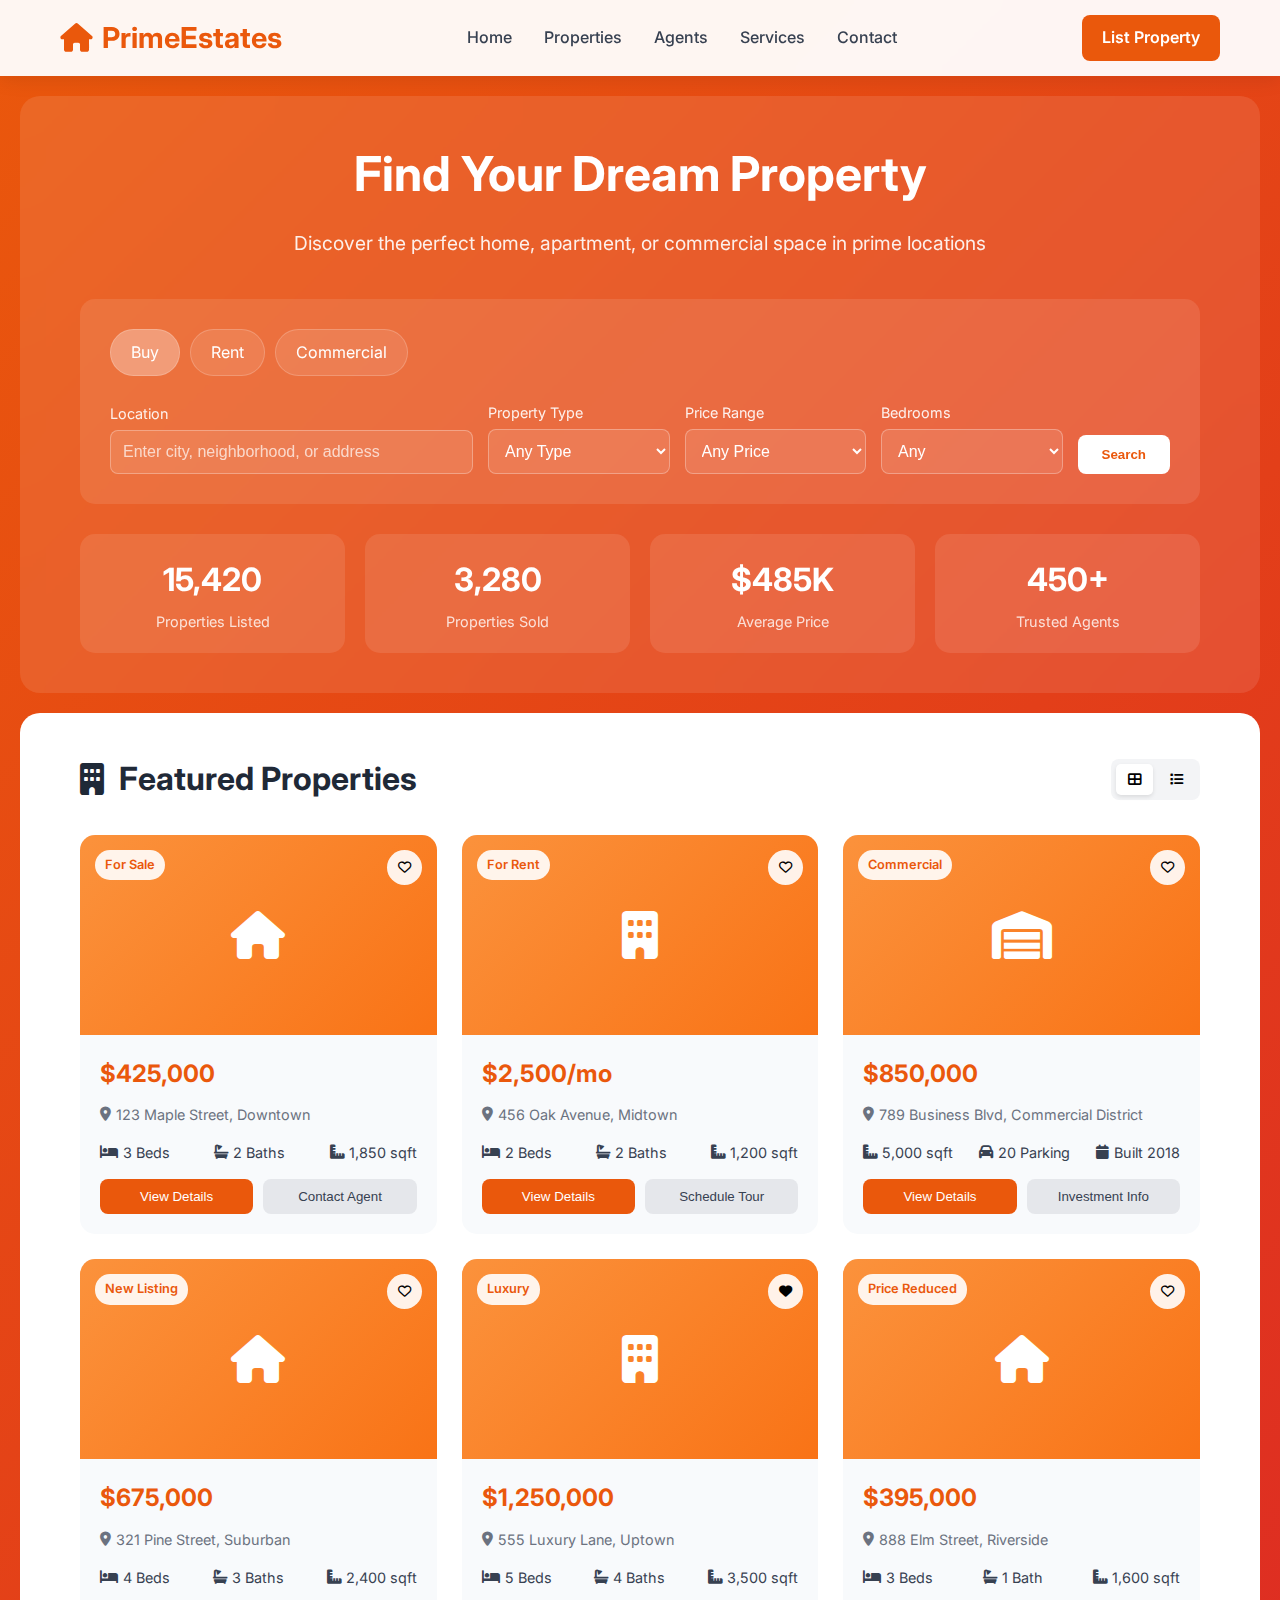
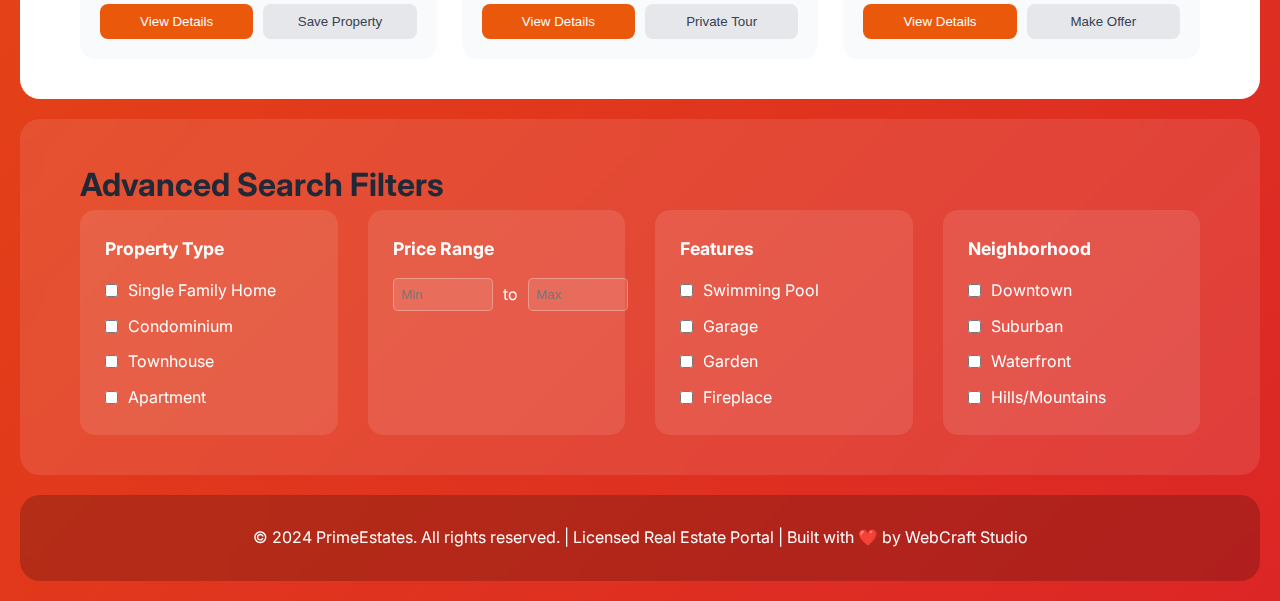
<file: portfolio-examples/real-estate-portal.html>
<!DOCTYPE html>
<html lang="en">
<head>
    <meta charset="UTF-8">
    <meta name="viewport" content="width=device-width, initial-scale=1.0">
    <title>PrimeEstates - Real Estate Portal</title>
    <link href="https://fonts.googleapis.com/css2?family=Inter:wght@300;400;500;600;700&display=swap" rel="stylesheet">
    <link rel="stylesheet" href="https://cdnjs.cloudflare.com/ajax/libs/font-awesome/6.0.0/css/all.min.css">
    <style>
        * {
            margin: 0;
            padding: 0;
            box-sizing: border-box;
        }

        body {
            font-family: 'Inter', sans-serif;
            line-height: 1.6;
            background: linear-gradient(135deg, #ea580c 0%, #dc2626 100%);
            min-height: 100vh;
            color: #1f2937;
        }

        .container {
            max-width: 1200px;
            margin: 0 auto;
            padding: 0 20px;
        }

        /* Header */
        .header {
            background: rgba(255, 255, 255, 0.95);
            backdrop-filter: blur(10px);
            padding: 15px 0;
            box-shadow: 0 2px 20px rgba(0, 0, 0, 0.1);
        }

        .header-content {
            display: flex;
            justify-content: space-between;
            align-items: center;
        }

        .logo {
            display: flex;
            align-items: center;
            gap: 10px;
            font-size: 1.8rem;
            font-weight: 700;
            color: #ea580c;
        }

        .nav {
            display: flex;
            gap: 2rem;
        }

        .nav a {
            text-decoration: none;
            color: #374151;
            font-weight: 500;
            transition: color 0.3s;
        }

        .nav a:hover {
            color: #ea580c;
        }

        .header-actions {
            display: flex;
            gap: 15px;
        }

        .list-property-btn {
            background: #ea580c;
            color: white;
            padding: 10px 20px;
            border-radius: 8px;
            text-decoration: none;
            font-weight: 600;
            transition: background 0.3s;
        }

        .list-property-btn:hover {
            background: #dc2626;
        }

        /* Hero Search */
        .hero-search {
            background: rgba(255, 255, 255, 0.1);
            backdrop-filter: blur(10px);
            margin: 20px;
            border-radius: 20px;
            padding: 40px;
            color: white;
        }

        .hero-header {
            text-align: center;
            margin-bottom: 40px;
        }

        .hero-header h1 {
            font-size: 3rem;
            font-weight: 700;
            margin-bottom: 15px;
        }

        .hero-header p {
            font-size: 1.2rem;
            opacity: 0.9;
        }

        .search-form {
            background: rgba(255, 255, 255, 0.1);
            border-radius: 15px;
            padding: 30px;
            margin-bottom: 30px;
        }

        .search-tabs {
            display: flex;
            gap: 10px;
            margin-bottom: 25px;
        }

        .search-tab {
            padding: 10px 20px;
            background: rgba(255, 255, 255, 0.1);
            border: 1px solid rgba(255, 255, 255, 0.2);
            border-radius: 25px;
            color: white;
            cursor: pointer;
            transition: background 0.3s;
        }

        .search-tab.active {
            background: rgba(255, 255, 255, 0.3);
        }

        .search-fields {
            display: grid;
            grid-template-columns: 2fr 1fr 1fr 1fr auto;
            gap: 15px;
            align-items: end;
        }

        .search-field {
            display: flex;
            flex-direction: column;
            gap: 5px;
        }

        .search-field label {
            font-size: 0.9rem;
            opacity: 0.9;
        }

        .search-field input,
        .search-field select {
            padding: 12px;
            border: 1px solid rgba(255, 255, 255, 0.3);
            border-radius: 8px;
            background: rgba(255, 255, 255, 0.1);
            color: white;
            font-size: 1rem;
        }

        .search-field input::placeholder {
            color: rgba(255, 255, 255, 0.7);
        }

        .search-btn {
            background: white;
            color: #ea580c;
            border: none;
            padding: 12px 24px;
            border-radius: 8px;
            font-weight: 600;
            cursor: pointer;
            transition: transform 0.3s;
        }

        .search-btn:hover {
            transform: translateY(-2px);
        }

        .market-stats {
            display: grid;
            grid-template-columns: repeat(auto-fit, minmax(200px, 1fr));
            gap: 20px;
        }

        .stat-card {
            background: rgba(255, 255, 255, 0.1);
            border-radius: 15px;
            padding: 20px;
            text-align: center;
        }

        .stat-number {
            font-size: 2rem;
            font-weight: 700;
            margin-bottom: 5px;
        }

        .stat-label {
            opacity: 0.8;
            font-size: 0.9rem;
        }

        /* Properties Section */
        .properties-section {
            background: white;
            margin: 20px;
            border-radius: 20px;
            padding: 40px;
        }

        .section-header {
            display: flex;
            justify-content: space-between;
            align-items: center;
            margin-bottom: 30px;
        }

        .section-title {
            font-size: 2rem;
            font-weight: 700;
            color: #1f2937;
            display: flex;
            align-items: center;
            gap: 15px;
        }

        .view-toggle {
            display: flex;
            gap: 5px;
            background: #f3f4f6;
            border-radius: 8px;
            padding: 5px;
        }

        .view-btn {
            padding: 8px 12px;
            background: transparent;
            border: none;
            border-radius: 5px;
            cursor: pointer;
            transition: background 0.3s;
        }

        .view-btn.active {
            background: white;
            box-shadow: 0 2px 4px rgba(0, 0, 0, 0.1);
        }

        .properties-grid {
            display: grid;
            grid-template-columns: repeat(auto-fit, minmax(320px, 1fr));
            gap: 25px;
        }

        .property-card {
            background: #f8fafc;
            border-radius: 15px;
            overflow: hidden;
            transition: transform 0.3s, box-shadow 0.3s;
            cursor: pointer;
        }

        .property-card:hover {
            transform: translateY(-5px);
            box-shadow: 0 20px 40px rgba(0, 0, 0, 0.1);
        }

        .property-image {
            height: 200px;
            background: linear-gradient(135deg, #fb923c, #f97316);
            display: flex;
            align-items: center;
            justify-content: center;
            color: white;
            font-size: 3rem;
            position: relative;
        }

        .property-status {
            position: absolute;
            top: 15px;
            left: 15px;
            background: rgba(255, 255, 255, 0.9);
            color: #ea580c;
            padding: 5px 10px;
            border-radius: 15px;
            font-size: 0.8rem;
            font-weight: 600;
        }

        .property-favorite {
            position: absolute;
            top: 15px;
            right: 15px;
            background: rgba(255, 255, 255, 0.9);
            border: none;
            width: 35px;
            height: 35px;
            border-radius: 50%;
            cursor: pointer;
            transition: background 0.3s;
        }

        .property-favorite:hover {
            background: white;
        }

        .property-content {
            padding: 20px;
        }

        .property-price {
            font-size: 1.5rem;
            font-weight: 700;
            color: #ea580c;
            margin-bottom: 10px;
        }

        .property-address {
            color: #6b7280;
            font-size: 0.9rem;
            margin-bottom: 15px;
            display: flex;
            align-items: center;
            gap: 5px;
        }

        .property-details {
            display: flex;
            justify-content: space-between;
            margin-bottom: 15px;
            font-size: 0.9rem;
            color: #374151;
        }

        .property-detail {
            display: flex;
            align-items: center;
            gap: 5px;
        }

        .property-actions {
            display: flex;
            gap: 10px;
        }

        .property-btn {
            flex: 1;
            padding: 10px;
            border: none;
            border-radius: 8px;
            font-weight: 500;
            cursor: pointer;
            transition: background 0.3s;
        }

        .property-btn.primary {
            background: #ea580c;
            color: white;
        }

        .property-btn.primary:hover {
            background: #dc2626;
        }

        .property-btn.secondary {
            background: #e5e7eb;
            color: #374151;
        }

        .property-btn.secondary:hover {
            background: #d1d5db;
        }

        /* Filters Sidebar */
        .filters-section {
            background: rgba(255, 255, 255, 0.1);
            backdrop-filter: blur(10px);
            margin: 20px;
            border-radius: 20px;
            padding: 40px;
            color: white;
        }

        .filters-grid {
            display: grid;
            grid-template-columns: repeat(auto-fit, minmax(250px, 1fr));
            gap: 30px;
        }

        .filter-group {
            background: rgba(255, 255, 255, 0.1);
            border-radius: 15px;
            padding: 25px;
        }

        .filter-group h3 {
            margin-bottom: 15px;
            font-size: 1.1rem;
        }

        .filter-options {
            display: flex;
            flex-direction: column;
            gap: 10px;
        }

        .filter-option {
            display: flex;
            align-items: center;
            gap: 10px;
        }

        .filter-option input {
            margin: 0;
        }

        .price-range {
            display: flex;
            gap: 10px;
            align-items: center;
        }

        .price-input {
            padding: 8px;
            border: 1px solid rgba(255, 255, 255, 0.3);
            border-radius: 5px;
            background: rgba(255, 255, 255, 0.1);
            color: white;
            width: 100px;
        }

        /* Footer */
        .footer {
            background: rgba(0, 0, 0, 0.2);
            backdrop-filter: blur(10px);
            margin: 20px;
            border-radius: 20px;
            padding: 30px;
            text-align: center;
            color: white;
        }

        @media (max-width: 768px) {
            .nav {
                display: none;
            }
            
            .hero-header h1 {
                font-size: 2rem;
            }
            
            .search-fields {
                grid-template-columns: 1fr;
                gap: 15px;
            }
            
            .market-stats {
                grid-template-columns: repeat(2, 1fr);
                gap: 15px;
            }
            
            .section-header {
                flex-direction: column;
                gap: 20px;
                align-items: stretch;
            }
            
            .properties-grid {
                grid-template-columns: 1fr;
                gap: 20px;
            }
            
            .filters-grid {
                grid-template-columns: 1fr;
                gap: 20px;
            }
        }
    </style>
</head>
<body>
    <header class="header">
        <div class="container">
            <div class="header-content">
                <div class="logo">
                    <i class="fas fa-home"></i>
                    PrimeEstates
                </div>
                <nav class="nav">
                    <a href="#home">Home</a>
                    <a href="#properties">Properties</a>
                    <a href="#agents">Agents</a>
                    <a href="#services">Services</a>
                    <a href="#contact">Contact</a>
                </nav>
                <div class="header-actions">
                    <a href="#list" class="list-property-btn">List Property</a>
                </div>
            </div>
        </div>
    </header>

    <section class="hero-search" id="home">
        <div class="container">
            <div class="hero-header">
                <h1>Find Your Dream Property</h1>
                <p>Discover the perfect home, apartment, or commercial space in prime locations</p>
            </div>
            <div class="search-form">
                <div class="search-tabs">
                    <div class="search-tab active">Buy</div>
                    <div class="search-tab">Rent</div>
                    <div class="search-tab">Commercial</div>
                </div>
                <div class="search-fields">
                    <div class="search-field">
                        <label>Location</label>
                        <input type="text" placeholder="Enter city, neighborhood, or address">
                    </div>
                    <div class="search-field">
                        <label>Property Type</label>
                        <select>
                            <option value="">Any Type</option>
                            <option value="house">House</option>
                            <option value="apartment">Apartment</option>
                            <option value="condo">Condo</option>
                            <option value="townhouse">Townhouse</option>
                        </select>
                    </div>
                    <div class="search-field">
                        <label>Price Range</label>
                        <select>
                            <option value="">Any Price</option>
                            <option value="0-200000">$0 - $200k</option>
                            <option value="200000-500000">$200k - $500k</option>
                            <option value="500000-1000000">$500k - $1M</option>
                            <option value="1000000+">$1M+</option>
                        </select>
                    </div>
                    <div class="search-field">
                        <label>Bedrooms</label>
                        <select>
                            <option value="">Any</option>
                            <option value="1">1+</option>
                            <option value="2">2+</option>
                            <option value="3">3+</option>
                            <option value="4">4+</option>
                        </select>
                    </div>
                    <button class="search-btn">Search</button>
                </div>
            </div>
            <div class="market-stats">
                <div class="stat-card">
                    <div class="stat-number">15,420</div>
                    <div class="stat-label">Properties Listed</div>
                </div>
                <div class="stat-card">
                    <div class="stat-number">3,280</div>
                    <div class="stat-label">Properties Sold</div>
                </div>
                <div class="stat-card">
                    <div class="stat-number">$485K</div>
                    <div class="stat-label">Average Price</div>
                </div>
                <div class="stat-card">
                    <div class="stat-number">450+</div>
                    <div class="stat-label">Trusted Agents</div>
                </div>
            </div>
        </div>
    </section>

    <section class="properties-section" id="properties">
        <div class="container">
            <div class="section-header">
                <h2 class="section-title">
                    <i class="fas fa-building"></i>
                    Featured Properties
                </h2>
                <div class="view-toggle">
                    <button class="view-btn active">
                        <i class="fas fa-th-large"></i>
                    </button>
                    <button class="view-btn">
                        <i class="fas fa-list"></i>
                    </button>
                </div>
            </div>
            <div class="properties-grid">
                <div class="property-card">
                    <div class="property-image">
                        <i class="fas fa-home"></i>
                        <span class="property-status">For Sale</span>
                        <button class="property-favorite">
                            <i class="far fa-heart"></i>
                        </button>
                    </div>
                    <div class="property-content">
                        <div class="property-price">$425,000</div>
                        <div class="property-address">
                            <i class="fas fa-map-marker-alt"></i>
                            123 Maple Street, Downtown
                        </div>
                        <div class="property-details">
                            <div class="property-detail">
                                <i class="fas fa-bed"></i>
                                3 Beds
                            </div>
                            <div class="property-detail">
                                <i class="fas fa-bath"></i>
                                2 Baths
                            </div>
                            <div class="property-detail">
                                <i class="fas fa-ruler-combined"></i>
                                1,850 sqft
                            </div>
                        </div>
                        <div class="property-actions">
                            <button class="property-btn primary">View Details</button>
                            <button class="property-btn secondary">Contact Agent</button>
                        </div>
                    </div>
                </div>

                <div class="property-card">
                    <div class="property-image">
                        <i class="fas fa-building"></i>
                        <span class="property-status">For Rent</span>
                        <button class="property-favorite">
                            <i class="far fa-heart"></i>
                        </button>
                    </div>
                    <div class="property-content">
                        <div class="property-price">$2,500/mo</div>
                        <div class="property-address">
                            <i class="fas fa-map-marker-alt"></i>
                            456 Oak Avenue, Midtown
                        </div>
                        <div class="property-details">
                            <div class="property-detail">
                                <i class="fas fa-bed"></i>
                                2 Beds
                            </div>
                            <div class="property-detail">
                                <i class="fas fa-bath"></i>
                                2 Baths
                            </div>
                            <div class="property-detail">
                                <i class="fas fa-ruler-combined"></i>
                                1,200 sqft
                            </div>
                        </div>
                        <div class="property-actions">
                            <button class="property-btn primary">View Details</button>
                            <button class="property-btn secondary">Schedule Tour</button>
                        </div>
                    </div>
                </div>

                <div class="property-card">
                    <div class="property-image">
                        <i class="fas fa-warehouse"></i>
                        <span class="property-status">Commercial</span>
                        <button class="property-favorite">
                            <i class="far fa-heart"></i>
                        </button>
                    </div>
                    <div class="property-content">
                        <div class="property-price">$850,000</div>
                        <div class="property-address">
                            <i class="fas fa-map-marker-alt"></i>
                            789 Business Blvd, Commercial District
                        </div>
                        <div class="property-details">
                            <div class="property-detail">
                                <i class="fas fa-ruler-combined"></i>
                                5,000 sqft
                            </div>
                            <div class="property-detail">
                                <i class="fas fa-car"></i>
                                20 Parking
                            </div>
                            <div class="property-detail">
                                <i class="fas fa-calendar"></i>
                                Built 2018
                            </div>
                        </div>
                        <div class="property-actions">
                            <button class="property-btn primary">View Details</button>
                            <button class="property-btn secondary">Investment Info</button>
                        </div>
                    </div>
                </div>

                <div class="property-card">
                    <div class="property-image">
                        <i class="fas fa-home"></i>
                        <span class="property-status">New Listing</span>
                        <button class="property-favorite">
                            <i class="far fa-heart"></i>
                        </button>
                    </div>
                    <div class="property-content">
                        <div class="property-price">$675,000</div>
                        <div class="property-address">
                            <i class="fas fa-map-marker-alt"></i>
                            321 Pine Street, Suburban
                        </div>
                        <div class="property-details">
                            <div class="property-detail">
                                <i class="fas fa-bed"></i>
                                4 Beds
                            </div>
                            <div class="property-detail">
                                <i class="fas fa-bath"></i>
                                3 Baths
                            </div>
                            <div class="property-detail">
                                <i class="fas fa-ruler-combined"></i>
                                2,400 sqft
                            </div>
                        </div>
                        <div class="property-actions">
                            <button class="property-btn primary">View Details</button>
                            <button class="property-btn secondary">Save Property</button>
                        </div>
                    </div>
                </div>

                <div class="property-card">
                    <div class="property-image">
                        <i class="fas fa-building"></i>
                        <span class="property-status">Luxury</span>
                        <button class="property-favorite">
                            <i class="fas fa-heart"></i>
                        </button>
                    </div>
                    <div class="property-content">
                        <div class="property-price">$1,250,000</div>
                        <div class="property-address">
                            <i class="fas fa-map-marker-alt"></i>
                            555 Luxury Lane, Uptown
                        </div>
                        <div class="property-details">
                            <div class="property-detail">
                                <i class="fas fa-bed"></i>
                                5 Beds
                            </div>
                            <div class="property-detail">
                                <i class="fas fa-bath"></i>
                                4 Baths
                            </div>
                            <div class="property-detail">
                                <i class="fas fa-ruler-combined"></i>
                                3,500 sqft
                            </div>
                        </div>
                        <div class="property-actions">
                            <button class="property-btn primary">View Details</button>
                            <button class="property-btn secondary">Private Tour</button>
                        </div>
                    </div>
                </div>

                <div class="property-card">
                    <div class="property-image">
                        <i class="fas fa-home"></i>
                        <span class="property-status">Price Reduced</span>
                        <button class="property-favorite">
                            <i class="far fa-heart"></i>
                        </button>
                    </div>
                    <div class="property-content">
                        <div class="property-price">$395,000</div>
                        <div class="property-address">
                            <i class="fas fa-map-marker-alt"></i>
                            888 Elm Street, Riverside
                        </div>
                        <div class="property-details">
                            <div class="property-detail">
                                <i class="fas fa-bed"></i>
                                3 Beds
                            </div>
                            <div class="property-detail">
                                <i class="fas fa-bath"></i>
                                1 Bath
                            </div>
                            <div class="property-detail">
                                <i class="fas fa-ruler-combined"></i>
                                1,600 sqft
                            </div>
                        </div>
                        <div class="property-actions">
                            <button class="property-btn primary">View Details</button>
                            <button class="property-btn secondary">Make Offer</button>
                        </div>
                    </div>
                </div>
            </div>
        </div>
    </section>

    <section class="filters-section">
        <div class="container">
            <h2 class="section-title">Advanced Search Filters</h2>
            <div class="filters-grid">
                <div class="filter-group">
                    <h3>Property Type</h3>
                    <div class="filter-options">
                        <div class="filter-option">
                            <input type="checkbox" id="house">
                            <label for="house">Single Family Home</label>
                        </div>
                        <div class="filter-option">
                            <input type="checkbox" id="condo">
                            <label for="condo">Condominium</label>
                        </div>
                        <div class="filter-option">
                            <input type="checkbox" id="townhouse">
                            <label for="townhouse">Townhouse</label>
                        </div>
                        <div class="filter-option">
                            <input type="checkbox" id="apartment">
                            <label for="apartment">Apartment</label>
                        </div>
                    </div>
                </div>

                <div class="filter-group">
                    <h3>Price Range</h3>
                    <div class="price-range">
                        <input type="number" class="price-input" placeholder="Min">
                        <span>to</span>
                        <input type="number" class="price-input" placeholder="Max">
                    </div>
                </div>

                <div class="filter-group">
                    <h3>Features</h3>
                    <div class="filter-options">
                        <div class="filter-option">
                            <input type="checkbox" id="pool">
                            <label for="pool">Swimming Pool</label>
                        </div>
                        <div class="filter-option">
                            <input type="checkbox" id="garage">
                            <label for="garage">Garage</label>
                        </div>
                        <div class="filter-option">
                            <input type="checkbox" id="garden">
                            <label for="garden">Garden</label>
                        </div>
                        <div class="filter-option">
                            <input type="checkbox" id="fireplace">
                            <label for="fireplace">Fireplace</label>
                        </div>
                    </div>
                </div>

                <div class="filter-group">
                    <h3>Neighborhood</h3>
                    <div class="filter-options">
                        <div class="filter-option">
                            <input type="checkbox" id="downtown">
                            <label for="downtown">Downtown</label>
                        </div>
                        <div class="filter-option">
                            <input type="checkbox" id="suburban">
                            <label for="suburban">Suburban</label>
                        </div>
                        <div class="filter-option">
                            <input type="checkbox" id="waterfront">
                            <label for="waterfront">Waterfront</label>
                        </div>
                        <div class="filter-option">
                            <input type="checkbox" id="hills">
                            <label for="hills">Hills/Mountains</label>
                        </div>
                    </div>
                </div>
            </div>
        </div>
    </section>

    <footer class="footer">
        <div class="container">
            <p>&copy; 2024 PrimeEstates. All rights reserved. | Licensed Real Estate Portal | Built with ❤️ by WebCraft Studio</p>
        </div>
    </footer>

    <script>
        // Search tabs functionality
        document.querySelectorAll('.search-tab').forEach(tab => {
            tab.addEventListener('click', function() {
                document.querySelectorAll('.search-tab').forEach(t => t.classList.remove('active'));
                this.classList.add('active');
            });
        });

        // View toggle functionality
        document.querySelectorAll('.view-btn').forEach(btn => {
            btn.addEventListener('click', function() {
                document.querySelectorAll('.view-btn').forEach(b => b.classList.remove('active'));
                this.classList.add('active');
            });
        });

        // Property favorites
        document.querySelectorAll('.property-favorite').forEach(btn => {
            btn.addEventListener('click', function(e) {
                e.stopPropagation();
                const icon = this.querySelector('i');
                if (icon.classList.contains('far')) {
                    icon.classList.remove('far');
                    icon.classList.add('fas');
                    icon.style.color = '#ef4444';
                } else {
                    icon.classList.remove('fas');
                    icon.classList.add('far');
                    icon.style.color = '';
                }
            });
        });

        // Property card actions
        document.querySelectorAll('.property-btn').forEach(btn => {
            btn.addEventListener('click', function(e) {
                e.stopPropagation();
                const action = this.textContent;
                alert(`${action} clicked for this property`);
            });
        });

        // Search functionality
        document.querySelector('.search-btn').addEventListener('click', function() {
            alert('Search functionality would be implemented here');
        });
    </script>
</body>
</html>
</file>
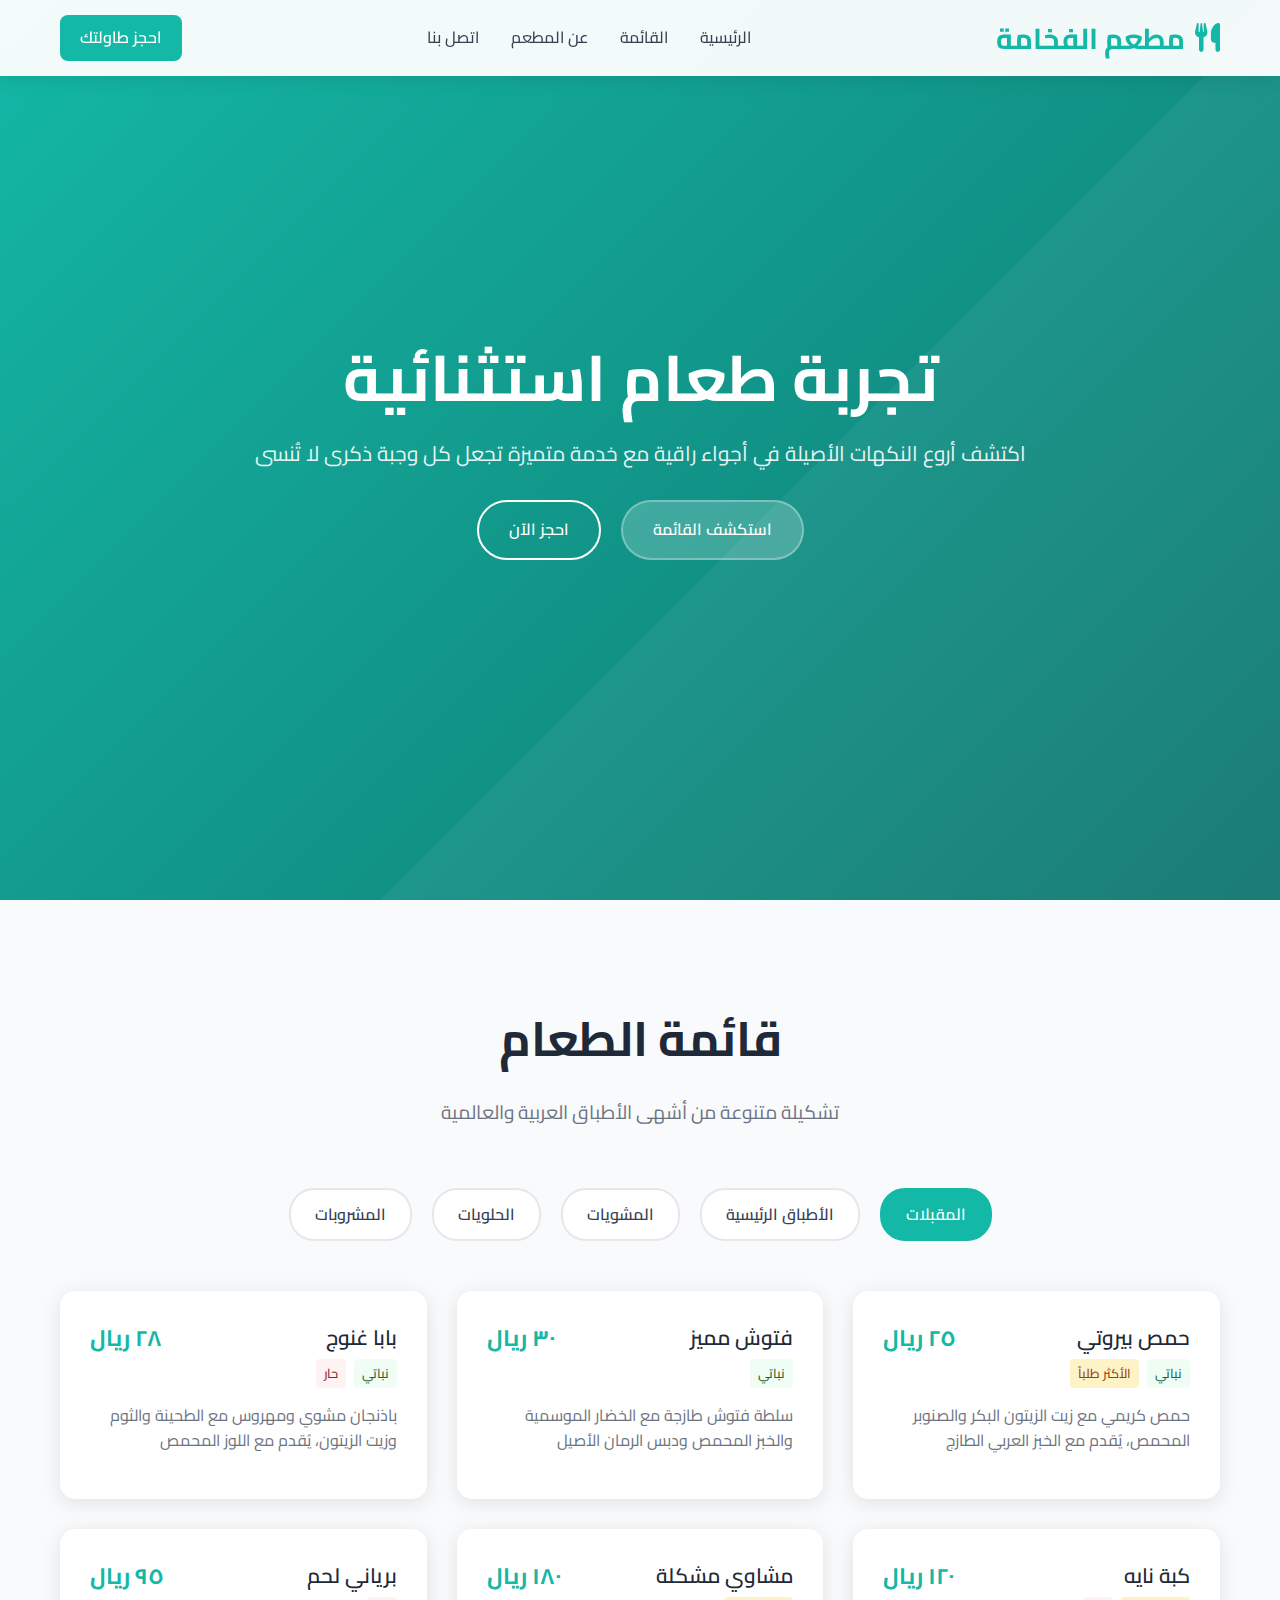
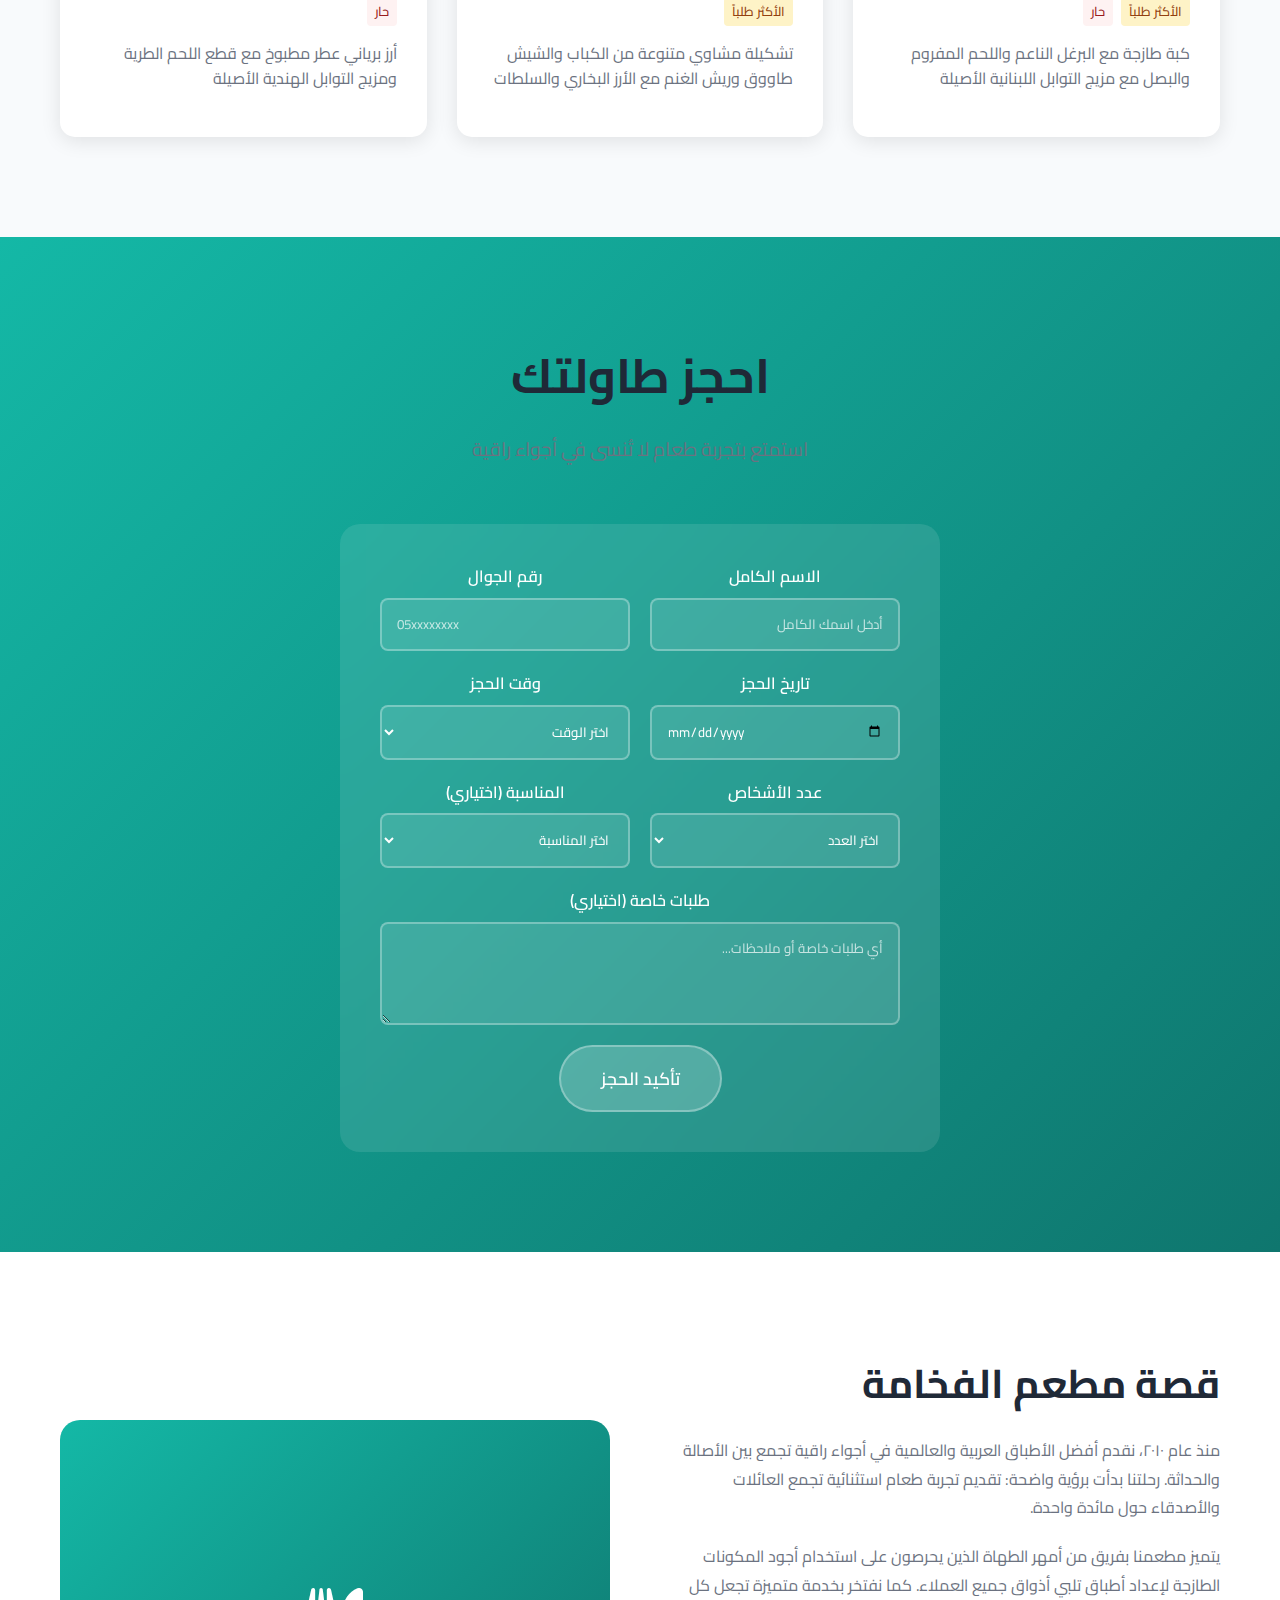
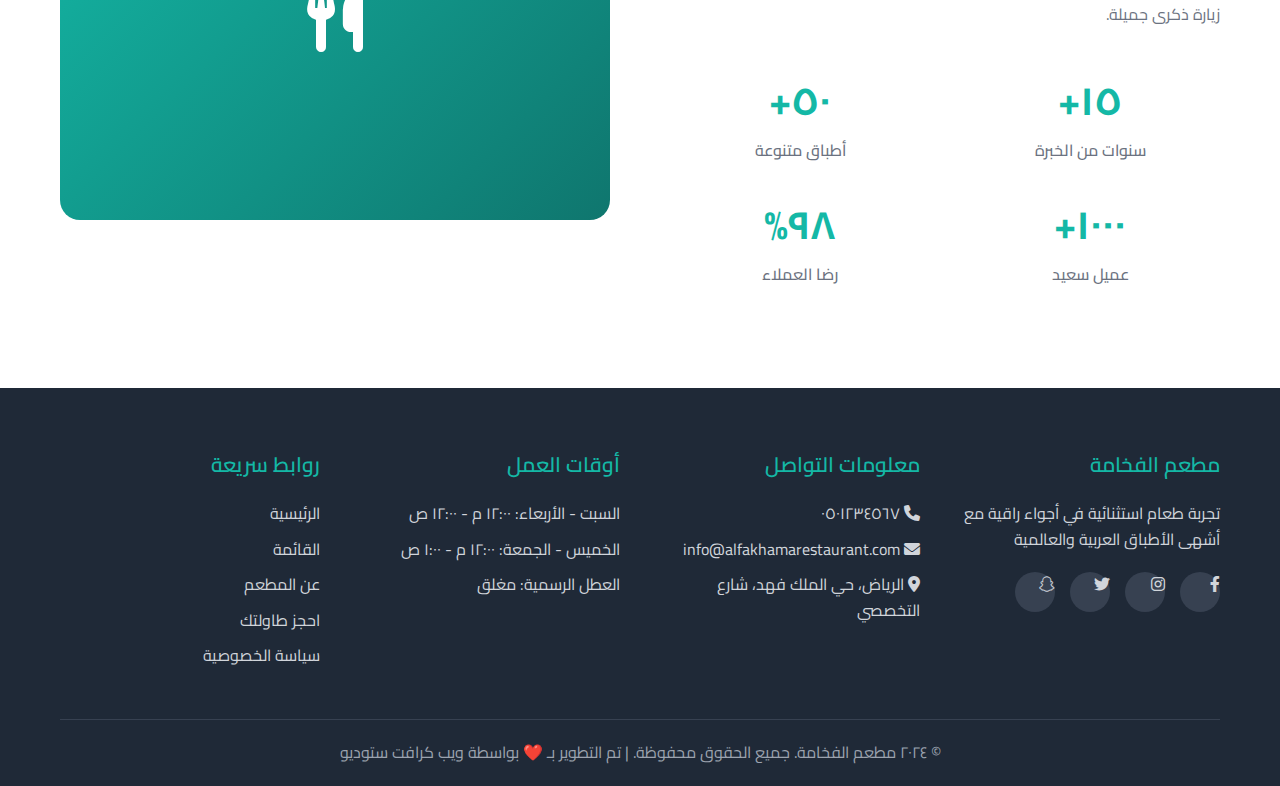
<file: portfolio-examples/restaurant-website-arabic.html>
<!DOCTYPE html>
<html lang="ar" dir="rtl">
<head>
    <meta charset="UTF-8">
    <meta name="viewport" content="width=device-width, initial-scale=1.0">
    <title>مطعم الفخامة - تجربة طعام استثنائية</title>
    <link href="https://fonts.googleapis.com/css2?family=Cairo:wght@300;400;500;600;700&display=swap" rel="stylesheet">
    <link rel="stylesheet" href="https://cdnjs.cloudflare.com/ajax/libs/font-awesome/6.0.0/css/all.min.css">
    <style>
        * {
            margin: 0;
            padding: 0;
            box-sizing: border-box;
        }

        body {
            font-family: 'Cairo', sans-serif;
            line-height: 1.6;
            color: #1f2937;
            direction: rtl;
        }

        .container {
            max-width: 1200px;
            margin: 0 auto;
            padding: 0 20px;
        }

        /* Header */
        .header {
            background: rgba(255, 255, 255, 0.95);
            backdrop-filter: blur(10px);
            position: fixed;
            width: 100%;
            top: 0;
            z-index: 1000;
            box-shadow: 0 2px 20px rgba(0, 0, 0, 0.1);
        }

        .header-content {
            display: flex;
            justify-content: space-between;
            align-items: center;
            padding: 15px 0;
        }

        .logo {
            display: flex;
            align-items: center;
            gap: 10px;
            font-size: 1.8rem;
            font-weight: 700;
            color: #14b8a6;
        }

        .nav {
            display: flex;
            gap: 2rem;
        }

        .nav a {
            text-decoration: none;
            color: #374151;
            font-weight: 500;
            transition: color 0.3s;
        }

        .nav a:hover {
            color: #14b8a6;
        }

        .reserve-btn {
            background: #14b8a6;
            color: white;
            padding: 10px 20px;
            border-radius: 8px;
            text-decoration: none;
            font-weight: 600;
            transition: background 0.3s;
        }

        .reserve-btn:hover {
            background: #0f766e;
        }

        /* Hero Section */
        .hero {
            background: linear-gradient(135deg, #14b8a6 0%, #0f766e 100%);
            min-height: 100vh;
            display: flex;
            align-items: center;
            color: white;
            position: relative;
            overflow: hidden;
        }

        .hero::before {
            content: '';
            position: absolute;
            top: 0;
            left: 0;
            right: 0;
            bottom: 0;
            background: url('data:image/svg+xml,<svg xmlns="http://www.w3.org/2000/svg" viewBox="0 0 1000 1000"><polygon fill="rgba(255,255,255,0.05)" points="0,1000 1000,0 1000,1000"/></svg>');
            background-size: cover;
        }

        .hero-content {
            position: relative;
            z-index: 2;
            text-align: center;
            max-width: 800px;
            margin: 0 auto;
        }

        .hero h1 {
            font-size: 4rem;
            font-weight: 700;
            margin-bottom: 20px;
            line-height: 1.2;
        }

        .hero p {
            font-size: 1.3rem;
            margin-bottom: 30px;
            opacity: 0.9;
        }

        .cta-buttons {
            display: flex;
            gap: 20px;
            justify-content: center;
        }

        .btn-primary {
            background: rgba(255, 255, 255, 0.2);
            color: white;
            padding: 15px 30px;
            border-radius: 50px;
            text-decoration: none;
            font-weight: 600;
            border: 2px solid rgba(255, 255, 255, 0.3);
            transition: all 0.3s;
        }

        .btn-primary:hover {
            background: rgba(255, 255, 255, 0.3);
            transform: translateY(-2px);
        }

        .btn-secondary {
            background: transparent;
            color: white;
            padding: 15px 30px;
            border-radius: 50px;
            text-decoration: none;
            font-weight: 600;
            border: 2px solid white;
            transition: all 0.3s;
        }

        .btn-secondary:hover {
            background: white;
            color: #14b8a6;
            transform: translateY(-2px);
        }

        /* Menu Section */
        .menu-section {
            padding: 100px 0;
            background: #f8fafc;
        }

        .section-title {
            text-align: center;
            font-size: 3rem;
            font-weight: 700;
            margin-bottom: 20px;
            color: #1f2937;
        }

        .section-subtitle {
            text-align: center;
            font-size: 1.2rem;
            color: #6b7280;
            margin-bottom: 60px;
        }

        .menu-categories {
            display: flex;
            justify-content: center;
            gap: 20px;
            margin-bottom: 50px;
            flex-wrap: wrap;
        }

        .category-btn {
            background: white;
            color: #374151;
            padding: 12px 24px;
            border-radius: 25px;
            text-decoration: none;
            font-weight: 600;
            border: 2px solid #e5e7eb;
            transition: all 0.3s;
        }

        .category-btn:hover,
        .category-btn.active {
            background: #14b8a6;
            color: white;
            border-color: #14b8a6;
        }

        .menu-grid {
            display: grid;
            grid-template-columns: repeat(auto-fit, minmax(350px, 1fr));
            gap: 30px;
        }

        .menu-item {
            background: white;
            border-radius: 15px;
            padding: 30px;
            box-shadow: 0 4px 20px rgba(0, 0, 0, 0.1);
            transition: transform 0.3s;
        }

        .menu-item:hover {
            transform: translateY(-5px);
        }

        .menu-item-header {
            display: flex;
            justify-content: space-between;
            align-items: start;
            margin-bottom: 15px;
        }

        .menu-item h3 {
            font-size: 1.3rem;
            font-weight: 600;
            color: #1f2937;
            margin-bottom: 5px;
        }

        .menu-item-price {
            font-size: 1.4rem;
            font-weight: 700;
            color: #14b8a6;
        }

        .menu-item p {
            color: #6b7280;
            margin-bottom: 15px;
            line-height: 1.6;
        }

        .menu-item-tags {
            display: flex;
            gap: 8px;
            flex-wrap: wrap;
        }

        .tag {
            background: #f0fdf4;
            color: #166534;
            padding: 4px 8px;
            border-radius: 4px;
            font-size: 0.8rem;
            font-weight: 500;
        }

        .tag.spicy {
            background: #fef2f2;
            color: #991b1b;
        }

        .tag.vegetarian {
            background: #f0fdf4;
            color: #166534;
        }

        .tag.popular {
            background: #fef3c7;
            color: #92400e;
        }

        /* Reservation Section */
        .reservation-section {
            background: linear-gradient(135deg, #14b8a6 0%, #0f766e 100%);
            padding: 100px 0;
            color: white;
            text-align: center;
        }

        .reservation-form {
            background: rgba(255, 255, 255, 0.1);
            backdrop-filter: blur(10px);
            border-radius: 20px;
            padding: 40px;
            max-width: 600px;
            margin: 0 auto;
        }

        .form-grid {
            display: grid;
            grid-template-columns: 1fr 1fr;
            gap: 20px;
            margin-bottom: 20px;
        }

        .form-group {
            display: flex;
            flex-direction: column;
        }

        .form-group label {
            margin-bottom: 8px;
            font-weight: 600;
        }

        .form-group input,
        .form-group select,
        .form-group textarea {
            padding: 12px 15px;
            border: 2px solid rgba(255, 255, 255, 0.3);
            border-radius: 8px;
            background: rgba(255, 255, 255, 0.1);
            color: white;
            font-family: 'Cairo', sans-serif;
        }

        .form-group input::placeholder,
        .form-group textarea::placeholder {
            color: rgba(255, 255, 255, 0.7);
        }

        .form-group-full {
            grid-column: 1 / -1;
        }

        .submit-btn {
            background: rgba(255, 255, 255, 0.2);
            color: white;
            padding: 15px 40px;
            border: 2px solid rgba(255, 255, 255, 0.3);
            border-radius: 50px;
            font-weight: 600;
            font-size: 1.1rem;
            cursor: pointer;
            transition: all 0.3s;
            font-family: 'Cairo', sans-serif;
        }

        .submit-btn:hover {
            background: rgba(255, 255, 255, 0.3);
            transform: translateY(-2px);
        }

        /* About Section */
        .about-section {
            padding: 100px 0;
            background: white;
        }

        .about-content {
            display: grid;
            grid-template-columns: 1fr 1fr;
            gap: 60px;
            align-items: center;
        }

        .about-text h2 {
            font-size: 2.5rem;
            font-weight: 700;
            margin-bottom: 20px;
            color: #1f2937;
        }

        .about-text p {
            color: #6b7280;
            margin-bottom: 20px;
            line-height: 1.8;
        }

        .stats {
            display: grid;
            grid-template-columns: repeat(2, 1fr);
            gap: 30px;
            margin-top: 40px;
        }

        .stat {
            text-align: center;
        }

        .stat-number {
            font-size: 2.5rem;
            font-weight: 700;
            color: #14b8a6;
            margin-bottom: 5px;
        }

        .stat-label {
            color: #6b7280;
            font-weight: 500;
        }

        .about-image {
            background: linear-gradient(135deg, #14b8a6 0%, #0f766e 100%);
            border-radius: 20px;
            height: 400px;
            display: flex;
            align-items: center;
            justify-content: center;
            color: white;
            font-size: 4rem;
        }

        /* Footer */
        .footer {
            background: #1f2937;
            color: white;
            padding: 60px 0 20px;
        }

        .footer-content {
            display: grid;
            grid-template-columns: repeat(auto-fit, minmax(250px, 1fr));
            gap: 40px;
            margin-bottom: 40px;
        }

        .footer-section h3 {
            font-size: 1.3rem;
            font-weight: 600;
            margin-bottom: 20px;
            color: #14b8a6;
        }

        .footer-section p,
        .footer-section a {
            color: #d1d5db;
            text-decoration: none;
            margin-bottom: 10px;
            display: block;
            transition: color 0.3s;
        }

        .footer-section a:hover {
            color: #14b8a6;
        }

        .social-links {
            display: flex;
            gap: 15px;
            margin-top: 20px;
        }

        .social-link {
            background: #374151;
            color: white;
            width: 40px;
            height: 40px;
            border-radius: 50%;
            display: flex;
            align-items: center;
            justify-content: center;
            transition: background 0.3s;
        }

        .social-link:hover {
            background: #14b8a6;
        }

        .footer-bottom {
            border-top: 1px solid #374151;
            padding-top: 20px;
            text-align: center;
            color: #9ca3af;
        }

        @media (max-width: 768px) {
            .nav {
                display: none;
            }
            
            .hero h1 {
                font-size: 2.5rem;
            }
            
            .cta-buttons {
                flex-direction: column;
                align-items: center;
            }
            
            .menu-categories {
                justify-content: flex-start;
                overflow-x: auto;
                padding-bottom: 10px;
            }
            
            .form-grid {
                grid-template-columns: 1fr;
            }
            
            .about-content {
                grid-template-columns: 1fr;
                gap: 40px;
            }
            
            .stats {
                grid-template-columns: repeat(4, 1fr);
                gap: 20px;
            }
        }
    </style>
</head>
<body>
    <header class="header">
        <div class="container">
            <div class="header-content">
                <div class="logo">
                    <i class="fas fa-utensils"></i>
                    مطعم الفخامة
                </div>
                <nav class="nav">
                    <a href="#home">الرئيسية</a>
                    <a href="#menu">القائمة</a>
                    <a href="#about">عن المطعم</a>
                    <a href="#contact">اتصل بنا</a>
                </nav>
                <a href="#reservation" class="reserve-btn">احجز طاولتك</a>
            </div>
        </div>
    </header>

    <section class="hero" id="home">
        <div class="container">
            <div class="hero-content">
                <h1>تجربة طعام استثنائية</h1>
                <p>اكتشف أروع النكهات الأصيلة في أجواء راقية مع خدمة متميزة تجعل كل وجبة ذكرى لا تُنسى</p>
                <div class="cta-buttons">
                    <a href="#menu" class="btn-primary">استكشف القائمة</a>
                    <a href="#reservation" class="btn-secondary">احجز الآن</a>
                </div>
            </div>
        </div>
    </section>

    <section class="menu-section" id="menu">
        <div class="container">
            <h2 class="section-title">قائمة الطعام</h2>
            <p class="section-subtitle">تشكيلة متنوعة من أشهى الأطباق العربية والعالمية</p>
            
            <div class="menu-categories">
                <a href="#" class="category-btn active">المقبلات</a>
                <a href="#" class="category-btn">الأطباق الرئيسية</a>
                <a href="#" class="category-btn">المشويات</a>
                <a href="#" class="category-btn">الحلويات</a>
                <a href="#" class="category-btn">المشروبات</a>
            </div>

            <div class="menu-grid">
                <div class="menu-item">
                    <div class="menu-item-header">
                        <div>
                            <h3>حمص بيروتي</h3>
                            <div class="menu-item-tags">
                                <span class="tag vegetarian">نباتي</span>
                                <span class="tag popular">الأكثر طلباً</span>
                            </div>
                        </div>
                        <div class="menu-item-price">٢٥ ريال</div>
                    </div>
                    <p>حمص كريمي مع زيت الزيتون البكر والصنوبر المحمص، يُقدم مع الخبز العربي الطازج</p>
                </div>

                <div class="menu-item">
                    <div class="menu-item-header">
                        <div>
                            <h3>فتوش مميز</h3>
                            <div class="menu-item-tags">
                                <span class="tag vegetarian">نباتي</span>
                            </div>
                        </div>
                        <div class="menu-item-price">٣٠ ريال</div>
                    </div>
                    <p>سلطة فتوش طازجة مع الخضار الموسمية والخبز المحمص ودبس الرمان الأصيل</p>
                </div>

                <div class="menu-item">
                    <div class="menu-item-header">
                        <div>
                            <h3>بابا غنوج</h3>
                            <div class="menu-item-tags">
                                <span class="tag vegetarian">نباتي</span>
                                <span class="tag spicy">حار</span>
                            </div>
                        </div>
                        <div class="menu-item-price">٢٨ ريال</div>
                    </div>
                    <p>باذنجان مشوي ومهروس مع الطحينة والثوم وزيت الزيتون، يُقدم مع اللوز المحمص</p>
                </div>

                <div class="menu-item">
                    <div class="menu-item-header">
                        <div>
                            <h3>كبة نايه</h3>
                            <div class="menu-item-tags">
                                <span class="tag popular">الأكثر طلباً</span>
                                <span class="tag spicy">حار</span>
                            </div>
                        </div>
                        <div class="menu-item-price">١٢٠ ريال</div>
                    </div>
                    <p>كبة طازجة مع البرغل الناعم واللحم المفروم والبصل مع مزيج التوابل اللبنانية الأصيلة</p>
                </div>

                <div class="menu-item">
                    <div class="menu-item-header">
                        <div>
                            <h3>مشاوي مشكلة</h3>
                            <div class="menu-item-tags">
                                <span class="tag popular">الأكثر طلباً</span>
                            </div>
                        </div>
                        <div class="menu-item-price">١٨٠ ريال</div>
                    </div>
                    <p>تشكيلة مشاوي متنوعة من الكباب والشيش طاووق وريش الغنم مع الأرز البخاري والسلطات</p>
                </div>

                <div class="menu-item">
                    <div class="menu-item-header">
                        <div>
                            <h3>برياني لحم</h3>
                            <div class="menu-item-tags">
                                <span class="tag spicy">حار</span>
                            </div>
                        </div>
                        <div class="menu-item-price">٩٥ ريال</div>
                    </div>
                    <p>أرز برياني عطر مطبوخ مع قطع اللحم الطرية ومزيج التوابل الهندية الأصيلة</p>
                </div>
            </div>
        </div>
    </section>

    <section class="reservation-section" id="reservation">
        <div class="container">
            <h2 class="section-title">احجز طاولتك</h2>
            <p class="section-subtitle">استمتع بتجربة طعام لا تُنسى في أجواء راقية</p>
            
            <form class="reservation-form">
                <div class="form-grid">
                    <div class="form-group">
                        <label for="name">الاسم الكامل</label>
                        <input type="text" id="name" placeholder="أدخل اسمك الكامل" required>
                    </div>
                    <div class="form-group">
                        <label for="phone">رقم الجوال</label>
                        <input type="tel" id="phone" placeholder="05xxxxxxxx" required>
                    </div>
                    <div class="form-group">
                        <label for="date">تاريخ الحجز</label>
                        <input type="date" id="date" required>
                    </div>
                    <div class="form-group">
                        <label for="time">وقت الحجز</label>
                        <select id="time" required>
                            <option value="">اختر الوقت</option>
                            <option value="12:00">١٢:٠٠ م</option>
                            <option value="13:00">١:٠٠ م</option>
                            <option value="14:00">٢:٠٠ م</option>
                            <option value="19:00">٧:٠٠ م</option>
                            <option value="20:00">٨:٠٠ م</option>
                            <option value="21:00">٩:٠٠ م</option>
                        </select>
                    </div>
                    <div class="form-group">
                        <label for="guests">عدد الأشخاص</label>
                        <select id="guests" required>
                            <option value="">اختر العدد</option>
                            <option value="1">شخص واحد</option>
                            <option value="2">٢ أشخاص</option>
                            <option value="3">٣ أشخاص</option>
                            <option value="4">٤ أشخاص</option>
                            <option value="5">٥ أشخاص</option>
                            <option value="6+">٦ أشخاص أو أكثر</option>
                        </select>
                    </div>
                    <div class="form-group">
                        <label for="occasion">المناسبة (اختياري)</label>
                        <select id="occasion">
                            <option value="">اختر المناسبة</option>
                            <option value="birthday">عيد ميلاد</option>
                            <option value="anniversary">ذكرى سنوية</option>
                            <option value="business">لقاء عمل</option>
                            <option value="family">عشاء عائلي</option>
                            <option value="other">مناسبة أخرى</option>
                        </select>
                    </div>
                    <div class="form-group form-group-full">
                        <label for="requests">طلبات خاصة (اختياري)</label>
                        <textarea id="requests" rows="3" placeholder="أي طلبات خاصة أو ملاحظات..."></textarea>
                    </div>
                </div>
                <button type="submit" class="submit-btn">تأكيد الحجز</button>
            </form>
        </div>
    </section>

    <section class="about-section" id="about">
        <div class="container">
            <div class="about-content">
                <div class="about-text">
                    <h2>قصة مطعم الفخامة</h2>
                    <p>منذ عام ٢٠١٠، نقدم أفضل الأطباق العربية والعالمية في أجواء راقية تجمع بين الأصالة والحداثة. رحلتنا بدأت برؤية واضحة: تقديم تجربة طعام استثنائية تجمع العائلات والأصدقاء حول مائدة واحدة.</p>
                    <p>يتميز مطعمنا بفريق من أمهر الطهاة الذين يحرصون على استخدام أجود المكونات الطازجة لإعداد أطباق تلبي أذواق جميع العملاء. كما نفتخر بخدمة متميزة تجعل كل زيارة ذكرى جميلة.</p>
                    
                    <div class="stats">
                        <div class="stat">
                            <div class="stat-number">١٥+</div>
                            <div class="stat-label">سنوات من الخبرة</div>
                        </div>
                        <div class="stat">
                            <div class="stat-number">٥٠+</div>
                            <div class="stat-label">أطباق متنوعة</div>
                        </div>
                        <div class="stat">
                            <div class="stat-number">١٠٠٠+</div>
                            <div class="stat-label">عميل سعيد</div>
                        </div>
                        <div class="stat">
                            <div class="stat-number">٩٨%</div>
                            <div class="stat-label">رضا العملاء</div>
                        </div>
                    </div>
                </div>
                <div class="about-image">
                    <i class="fas fa-utensils"></i>
                </div>
            </div>
        </div>
    </section>

    <footer class="footer" id="contact">
        <div class="container">
            <div class="footer-content">
                <div class="footer-section">
                    <h3>مطعم الفخامة</h3>
                    <p>تجربة طعام استثنائية في أجواء راقية مع أشهى الأطباق العربية والعالمية</p>
                    <div class="social-links">
                        <a href="#" class="social-link"><i class="fab fa-facebook-f"></i></a>
                        <a href="#" class="social-link"><i class="fab fa-instagram"></i></a>
                        <a href="#" class="social-link"><i class="fab fa-twitter"></i></a>
                        <a href="#" class="social-link"><i class="fab fa-snapchat-ghost"></i></a>
                    </div>
                </div>
                <div class="footer-section">
                    <h3>معلومات التواصل</h3>
                    <a href="tel:+966501234567"><i class="fas fa-phone"></i> ٠٥٠١٢٣٤٥٦٧</a>
                    <a href="mailto:info@alfakhamarestaurant.com"><i class="fas fa-envelope"></i> info@alfakhamarestaurant.com</a>
                    <p><i class="fas fa-map-marker-alt"></i> الرياض، حي الملك فهد، شارع التخصصي</p>
                </div>
                <div class="footer-section">
                    <h3>أوقات العمل</h3>
                    <p>السبت - الأربعاء: ١٢:٠٠ م - ١٢:٠٠ ص</p>
                    <p>الخميس - الجمعة: ١٢:٠٠ م - ١:٠٠ ص</p>
                    <p>العطل الرسمية: مغلق</p>
                </div>
                <div class="footer-section">
                    <h3>روابط سريعة</h3>
                    <a href="#home">الرئيسية</a>
                    <a href="#menu">القائمة</a>
                    <a href="#about">عن المطعم</a>
                    <a href="#reservation">احجز طاولتك</a>
                    <a href="#">سياسة الخصوصية</a>
                </div>
            </div>
            <div class="footer-bottom">
                <p>&copy; ٢٠٢٤ مطعم الفخامة. جميع الحقوق محفوظة. | تم التطوير بـ ❤️ بواسطة ويب كرافت ستوديو</p>
            </div>
        </div>
    </footer>

    <script>
        // Smooth scrolling for navigation links
        document.querySelectorAll('a[href^="#"]').forEach(anchor => {
            anchor.addEventListener('click', function (e) {
                e.preventDefault();
                const target = document.querySelector(this.getAttribute('href'));
                if (target) {
                    target.scrollIntoView({
                        behavior: 'smooth',
                        block: 'start'
                    });
                }
            });
        });

        // Menu category switching
        document.querySelectorAll('.category-btn').forEach(btn => {
            btn.addEventListener('click', function(e) {
                e.preventDefault();
                document.querySelectorAll('.category-btn').forEach(b => b.classList.remove('active'));
                this.classList.add('active');
            });
        });

        // Reservation form handling
        document.querySelector('.reservation-form').addEventListener('submit', function(e) {
            e.preventDefault();
            
            const formData = {
                name: document.getElementById('name').value,
                phone: document.getElementById('phone').value,
                date: document.getElementById('date').value,
                time: document.getElementById('time').value,
                guests: document.getElementById('guests').value,
                occasion: document.getElementById('occasion').value,
                requests: document.getElementById('requests').value
            };
            
            // Simulate form submission
            alert(`شكراً ${formData.name}! تم استلام طلب الحجز وسنتواصل معك قريباً لتأكيد الحجز.`);
            
            // Reset form
            this.reset();
        });

        // Header scroll effect
        window.addEventListener('scroll', function() {
            const header = document.querySelector('.header');
            if (window.scrollY > 100) {
                header.style.background = 'rgba(255, 255, 255, 0.98)';
            } else {
                header.style.background = 'rgba(255, 255, 255, 0.95)';
            }
        });
    </script>
</body>
</html>
</file>
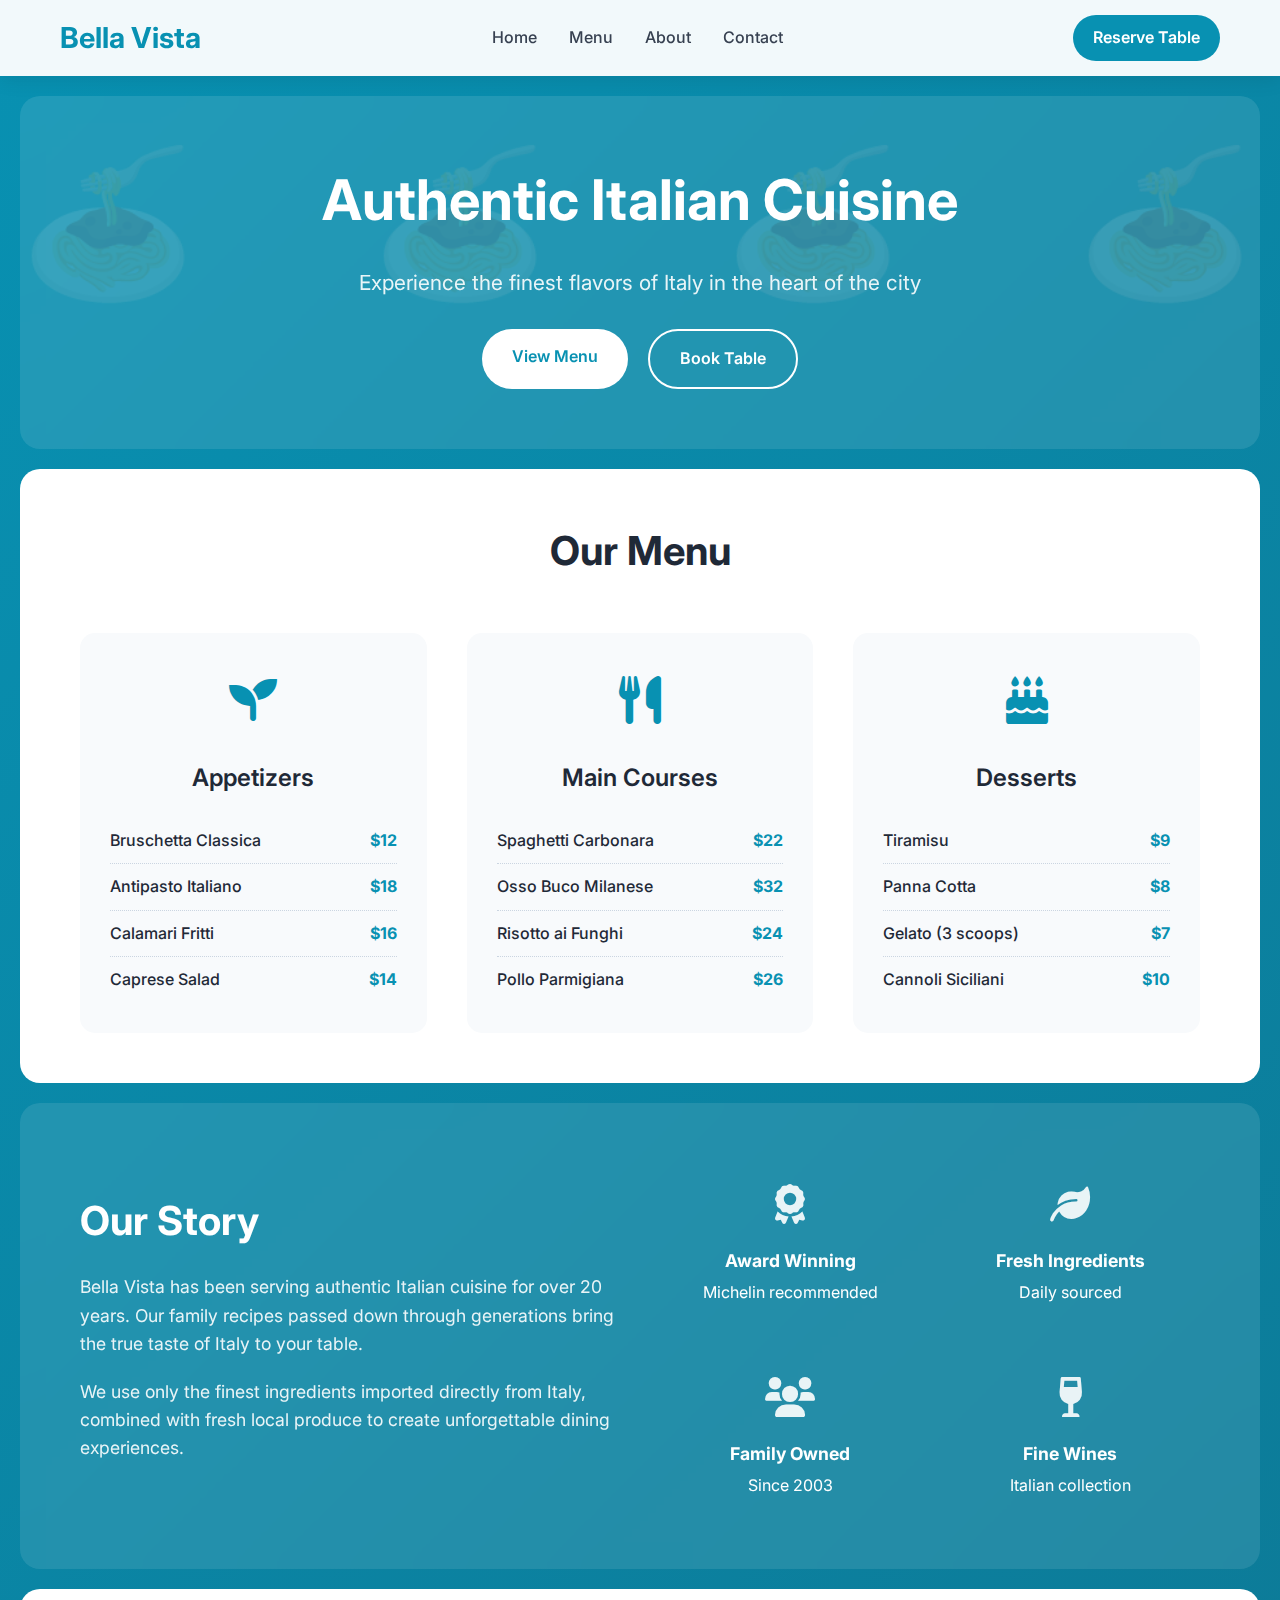
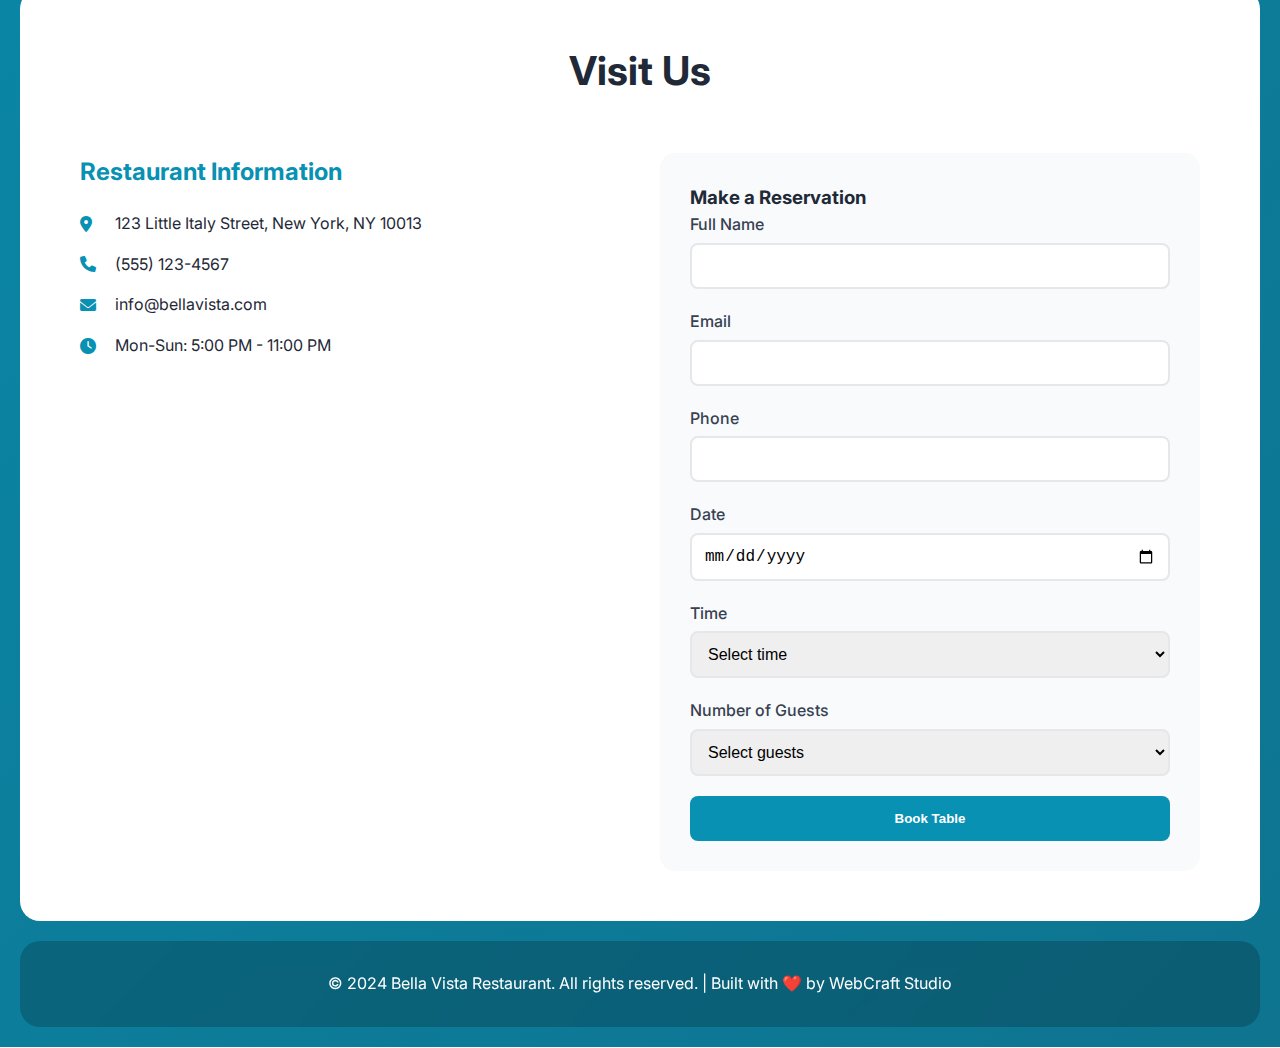
<file: portfolio-examples/restaurant-website.html>
<!DOCTYPE html>
<html lang="en">
<head>
    <meta charset="UTF-8">
    <meta name="viewport" content="width=device-width, initial-scale=1.0">
    <title>Bella Vista Restaurant - Authentic Italian Cuisine</title>
    <link href="https://fonts.googleapis.com/css2?family=Inter:wght@300;400;500;600;700&display=swap" rel="stylesheet">
    <link rel="stylesheet" href="https://cdnjs.cloudflare.com/ajax/libs/font-awesome/6.0.0/css/all.min.css">
    <style>
        * {
            margin: 0;
            padding: 0;
            box-sizing: border-box;
        }

        body {
            font-family: 'Inter', sans-serif;
            line-height: 1.6;
            background: linear-gradient(135deg, #0891b2 0%, #0e7490 100%);
            min-height: 100vh;
            color: #1f2937;
        }

        .container {
            max-width: 1200px;
            margin: 0 auto;
            padding: 0 20px;
        }

        /* Header */
        .header {
            background: rgba(255, 255, 255, 0.95);
            backdrop-filter: blur(10px);
            padding: 15px 0;
            box-shadow: 0 2px 20px rgba(0, 0, 0, 0.1);
        }

        .header-content {
            display: flex;
            justify-content: space-between;
            align-items: center;
        }

        .logo {
            font-size: 1.8rem;
            font-weight: 700;
            color: #0891b2;
        }

        .nav {
            display: flex;
            gap: 2rem;
        }

        .nav a {
            text-decoration: none;
            color: #374151;
            font-weight: 500;
            transition: color 0.3s;
        }

        .nav a:hover {
            color: #0891b2;
        }

        .reservation-btn {
            background: #0891b2;
            color: white;
            padding: 10px 20px;
            border-radius: 50px;
            text-decoration: none;
            font-weight: 600;
            transition: background 0.3s;
        }

        .reservation-btn:hover {
            background: #0e7490;
        }

        /* Hero Banner */
        .hero {
            background: rgba(255, 255, 255, 0.1);
            backdrop-filter: blur(10px);
            margin: 20px;
            border-radius: 20px;
            padding: 60px 40px;
            text-align: center;
            color: white;
            position: relative;
            overflow: hidden;
        }

        .hero::before {
            content: '';
            position: absolute;
            top: 0;
            left: 0;
            right: 0;
            bottom: 0;
            background: url('data:image/svg+xml,<svg xmlns="http://www.w3.org/2000/svg" viewBox="0 0 100 100"><text y="50" font-size="40">🍝</text></svg>') repeat;
            opacity: 0.1;
            z-index: -1;
        }

        .hero h1 {
            font-size: 3.5rem;
            font-weight: 700;
            margin-bottom: 20px;
        }

        .hero p {
            font-size: 1.3rem;
            margin-bottom: 30px;
            opacity: 0.9;
        }

        .hero-buttons {
            display: flex;
            gap: 20px;
            justify-content: center;
            flex-wrap: wrap;
        }

        .cta-btn {
            background: white;
            color: #0891b2;
            padding: 15px 30px;
            border: none;
            border-radius: 50px;
            font-weight: 600;
            text-decoration: none;
            display: inline-block;
            transition: transform 0.3s;
        }

        .cta-btn:hover {
            transform: translateY(-2px);
        }

        .cta-btn.secondary {
            background: transparent;
            color: white;
            border: 2px solid white;
        }

        /* Menu Section */
        .menu {
            background: white;
            margin: 20px;
            border-radius: 20px;
            padding: 50px 40px;
        }

        .section-title {
            text-align: center;
            font-size: 2.5rem;
            font-weight: 700;
            margin-bottom: 50px;
            color: #1f2937;
        }

        .menu-categories {
            display: grid;
            grid-template-columns: repeat(auto-fit, minmax(300px, 1fr));
            gap: 40px;
        }

        .menu-category {
            background: #f8fafc;
            border-radius: 15px;
            padding: 30px;
            transition: transform 0.3s;
        }

        .menu-category:hover {
            transform: translateY(-5px);
        }

        .category-icon {
            font-size: 3rem;
            color: #0891b2;
            margin-bottom: 20px;
            text-align: center;
        }

        .category-title {
            font-size: 1.5rem;
            font-weight: 600;
            margin-bottom: 20px;
            text-align: center;
            color: #1f2937;
        }

        .menu-items {
            space-y: 15px;
        }

        .menu-item {
            display: flex;
            justify-content: space-between;
            align-items: center;
            padding: 10px 0;
            border-bottom: 1px dotted #cbd5e1;
        }

        .menu-item:last-child {
            border-bottom: none;
        }

        .item-name {
            font-weight: 500;
            flex: 1;
        }

        .item-price {
            font-weight: 700;
            color: #0891b2;
            margin-left: 10px;
        }

        /* About Section */
        .about {
            background: rgba(255, 255, 255, 0.1);
            backdrop-filter: blur(10px);
            margin: 20px;
            border-radius: 20px;
            padding: 50px 40px;
            color: white;
        }

        .about-content {
            display: grid;
            grid-template-columns: 1fr 1fr;
            gap: 40px;
            align-items: center;
        }

        .about-text h2 {
            font-size: 2.5rem;
            margin-bottom: 20px;
        }

        .about-text p {
            font-size: 1.1rem;
            margin-bottom: 20px;
            opacity: 0.9;
        }

        .about-features {
            display: grid;
            grid-template-columns: 1fr 1fr;
            gap: 20px;
        }

        .feature {
            text-align: center;
            padding: 20px;
        }

        .feature-icon {
            font-size: 2.5rem;
            margin-bottom: 10px;
            opacity: 0.9;
        }

        .feature h3 {
            margin-bottom: 5px;
            font-size: 1.1rem;
        }

        /* Contact Section */
        .contact {
            background: white;
            margin: 20px;
            border-radius: 20px;
            padding: 50px 40px;
        }

        .contact-grid {
            display: grid;
            grid-template-columns: 1fr 1fr;
            gap: 40px;
        }

        .contact-info h3 {
            font-size: 1.5rem;
            margin-bottom: 20px;
            color: #0891b2;
        }

        .contact-item {
            display: flex;
            align-items: center;
            margin-bottom: 15px;
        }

        .contact-item i {
            color: #0891b2;
            width: 20px;
            margin-right: 15px;
        }

        .reservation-form {
            background: #f8fafc;
            padding: 30px;
            border-radius: 15px;
        }

        .form-group {
            margin-bottom: 20px;
        }

        .form-group label {
            display: block;
            margin-bottom: 5px;
            font-weight: 500;
            color: #374151;
        }

        .form-group input,
        .form-group select,
        .form-group textarea {
            width: 100%;
            padding: 12px;
            border: 2px solid #e5e7eb;
            border-radius: 8px;
            font-size: 1rem;
            transition: border-color 0.3s;
        }

        .form-group input:focus,
        .form-group select:focus,
        .form-group textarea:focus {
            outline: none;
            border-color: #0891b2;
        }

        .submit-btn {
            width: 100%;
            background: #0891b2;
            color: white;
            border: none;
            padding: 15px;
            border-radius: 8px;
            font-weight: 600;
            cursor: pointer;
            transition: background 0.3s;
        }

        .submit-btn:hover {
            background: #0e7490;
        }

        /* Footer */
        .footer {
            background: rgba(0, 0, 0, 0.2);
            backdrop-filter: blur(10px);
            margin: 20px;
            border-radius: 20px;
            padding: 30px;
            text-align: center;
            color: white;
        }

        @media (max-width: 768px) {
            .nav {
                display: none;
            }
            
            .hero h1 {
                font-size: 2.5rem;
            }
            
            .hero-buttons {
                flex-direction: column;
                align-items: center;
            }
            
            .menu-categories {
                grid-template-columns: 1fr;
                gap: 30px;
            }
            
            .about-content {
                grid-template-columns: 1fr;
                gap: 30px;
            }
            
            .contact-grid {
                grid-template-columns: 1fr;
                gap: 30px;
            }
        }
    </style>
</head>
<body>
    <header class="header">
        <div class="container">
            <div class="header-content">
                <div class="logo">Bella Vista</div>
                <nav class="nav">
                    <a href="#home">Home</a>
                    <a href="#menu">Menu</a>
                    <a href="#about">About</a>
                    <a href="#contact">Contact</a>
                </nav>
                <a href="#reservation" class="reservation-btn">Reserve Table</a>
            </div>
        </div>
    </header>

    <section class="hero" id="home">
        <div class="container">
            <h1>Authentic Italian Cuisine</h1>
            <p>Experience the finest flavors of Italy in the heart of the city</p>
            <div class="hero-buttons">
                <a href="#menu" class="cta-btn">View Menu</a>
                <a href="#reservation" class="cta-btn secondary">Book Table</a>
            </div>
        </div>
    </section>

    <section class="menu" id="menu">
        <div class="container">
            <h2 class="section-title">Our Menu</h2>
            <div class="menu-categories">
                <div class="menu-category">
                    <div class="category-icon">
                        <i class="fas fa-seedling"></i>
                    </div>
                    <h3 class="category-title">Appetizers</h3>
                    <div class="menu-items">
                        <div class="menu-item">
                            <span class="item-name">Bruschetta Classica</span>
                            <span class="item-price">$12</span>
                        </div>
                        <div class="menu-item">
                            <span class="item-name">Antipasto Italiano</span>
                            <span class="item-price">$18</span>
                        </div>
                        <div class="menu-item">
                            <span class="item-name">Calamari Fritti</span>
                            <span class="item-price">$16</span>
                        </div>
                        <div class="menu-item">
                            <span class="item-name">Caprese Salad</span>
                            <span class="item-price">$14</span>
                        </div>
                    </div>
                </div>

                <div class="menu-category">
                    <div class="category-icon">
                        <i class="fas fa-utensils"></i>
                    </div>
                    <h3 class="category-title">Main Courses</h3>
                    <div class="menu-items">
                        <div class="menu-item">
                            <span class="item-name">Spaghetti Carbonara</span>
                            <span class="item-price">$22</span>
                        </div>
                        <div class="menu-item">
                            <span class="item-name">Osso Buco Milanese</span>
                            <span class="item-price">$32</span>
                        </div>
                        <div class="menu-item">
                            <span class="item-name">Risotto ai Funghi</span>
                            <span class="item-price">$24</span>
                        </div>
                        <div class="menu-item">
                            <span class="item-name">Pollo Parmigiana</span>
                            <span class="item-price">$26</span>
                        </div>
                    </div>
                </div>

                <div class="menu-category">
                    <div class="category-icon">
                        <i class="fas fa-birthday-cake"></i>
                    </div>
                    <h3 class="category-title">Desserts</h3>
                    <div class="menu-items">
                        <div class="menu-item">
                            <span class="item-name">Tiramisu</span>
                            <span class="item-price">$9</span>
                        </div>
                        <div class="menu-item">
                            <span class="item-name">Panna Cotta</span>
                            <span class="item-price">$8</span>
                        </div>
                        <div class="menu-item">
                            <span class="item-name">Gelato (3 scoops)</span>
                            <span class="item-price">$7</span>
                        </div>
                        <div class="menu-item">
                            <span class="item-name">Cannoli Siciliani</span>
                            <span class="item-price">$10</span>
                        </div>
                    </div>
                </div>
            </div>
        </div>
    </section>

    <section class="about" id="about">
        <div class="container">
            <div class="about-content">
                <div class="about-text">
                    <h2>Our Story</h2>
                    <p>Bella Vista has been serving authentic Italian cuisine for over 20 years. Our family recipes passed down through generations bring the true taste of Italy to your table.</p>
                    <p>We use only the finest ingredients imported directly from Italy, combined with fresh local produce to create unforgettable dining experiences.</p>
                </div>
                <div class="about-features">
                    <div class="feature">
                        <div class="feature-icon">
                            <i class="fas fa-award"></i>
                        </div>
                        <h3>Award Winning</h3>
                        <p>Michelin recommended</p>
                    </div>
                    <div class="feature">
                        <div class="feature-icon">
                            <i class="fas fa-leaf"></i>
                        </div>
                        <h3>Fresh Ingredients</h3>
                        <p>Daily sourced</p>
                    </div>
                    <div class="feature">
                        <div class="feature-icon">
                            <i class="fas fa-users"></i>
                        </div>
                        <h3>Family Owned</h3>
                        <p>Since 2003</p>
                    </div>
                    <div class="feature">
                        <div class="feature-icon">
                            <i class="fas fa-wine-glass"></i>
                        </div>
                        <h3>Fine Wines</h3>
                        <p>Italian collection</p>
                    </div>
                </div>
            </div>
        </div>
    </section>

    <section class="contact" id="contact">
        <div class="container">
            <h2 class="section-title">Visit Us</h2>
            <div class="contact-grid">
                <div class="contact-info">
                    <h3>Restaurant Information</h3>
                    <div class="contact-item">
                        <i class="fas fa-map-marker-alt"></i>
                        <span>123 Little Italy Street, New York, NY 10013</span>
                    </div>
                    <div class="contact-item">
                        <i class="fas fa-phone"></i>
                        <span>(555) 123-4567</span>
                    </div>
                    <div class="contact-item">
                        <i class="fas fa-envelope"></i>
                        <span>info@bellavista.com</span>
                    </div>
                    <div class="contact-item">
                        <i class="fas fa-clock"></i>
                        <span>Mon-Sun: 5:00 PM - 11:00 PM</span>
                    </div>
                </div>
                <div class="reservation-form" id="reservation">
                    <h3>Make a Reservation</h3>
                    <form>
                        <div class="form-group">
                            <label for="name">Full Name</label>
                            <input type="text" id="name" name="name" required>
                        </div>
                        <div class="form-group">
                            <label for="email">Email</label>
                            <input type="email" id="email" name="email" required>
                        </div>
                        <div class="form-group">
                            <label for="phone">Phone</label>
                            <input type="tel" id="phone" name="phone" required>
                        </div>
                        <div class="form-group">
                            <label for="date">Date</label>
                            <input type="date" id="date" name="date" required>
                        </div>
                        <div class="form-group">
                            <label for="time">Time</label>
                            <select id="time" name="time" required>
                                <option value="">Select time</option>
                                <option value="17:00">5:00 PM</option>
                                <option value="18:00">6:00 PM</option>
                                <option value="19:00">7:00 PM</option>
                                <option value="20:00">8:00 PM</option>
                                <option value="21:00">9:00 PM</option>
                                <option value="22:00">10:00 PM</option>
                            </select>
                        </div>
                        <div class="form-group">
                            <label for="guests">Number of Guests</label>
                            <select id="guests" name="guests" required>
                                <option value="">Select guests</option>
                                <option value="1">1 Guest</option>
                                <option value="2">2 Guests</option>
                                <option value="3">3 Guests</option>
                                <option value="4">4 Guests</option>
                                <option value="5">5 Guests</option>
                                <option value="6">6+ Guests</option>
                            </select>
                        </div>
                        <button type="submit" class="submit-btn">Book Table</button>
                    </form>
                </div>
            </div>
        </div>
    </section>

    <footer class="footer">
        <div class="container">
            <p>&copy; 2024 Bella Vista Restaurant. All rights reserved. | Built with ❤️ by WebCraft Studio</p>
        </div>
    </footer>

    <script>
        // Smooth scrolling
        document.querySelectorAll('a[href^="#"]').forEach(anchor => {
            anchor.addEventListener('click', function (e) {
                e.preventDefault();
                const target = document.querySelector(this.getAttribute('href'));
                if (target) {
                    target.scrollIntoView({
                        behavior: 'smooth'
                    });
                }
            });
        });

        // Form submission
        document.querySelector('form').addEventListener('submit', function(e) {
            e.preventDefault();
            alert('Reservation request submitted! We will contact you shortly to confirm.');
        });
    </script>
</body>
</html>
</file>
<file: styles.css>
/* Reset and Base Styles */
* {
    margin: 0;
    padding: 0;
    box-sizing: border-box;
}

:root {
    /* Color Palette */
    --primary-navy: #1e293b;
    --primary-charcoal: #374151;
    --accent-blue: #2563eb;
    --accent-teal: #0891b2;
    --accent-gold: #f59e0b;
    --bg-light: #f8fafc;
    --bg-white: #ffffff;
    --text-dark: #1f2937;
    --text-gray: #6b7280;
    --border-light: #e5e7eb;
    
    /* Typography */
    --font-family: 'Inter', -apple-system, BlinkMacSystemFont, 'Segoe UI', sans-serif;
    --font-size-xs: 0.75rem;
    --font-size-sm: 0.875rem;
    --font-size-base: 1rem;
    --font-size-lg: 1.125rem;
    --font-size-xl: 1.25rem;
    --font-size-2xl: 1.5rem;
    --font-size-3xl: 1.875rem;
    --font-size-4xl: 2.25rem;
    --font-size-5xl: 3rem;
    
    /* Spacing */
    --space-1: 0.25rem;
    --space-2: 0.5rem;
    --space-3: 0.75rem;
    --space-4: 1rem;
    --space-5: 1.25rem;
    --space-6: 1.5rem;
    --space-8: 2rem;
    --space-10: 2.5rem;
    --space-12: 3rem;
    --space-16: 4rem;
    --space-20: 5rem;
    
    /* Transitions */
    --transition-fast: 0.15s ease-out;
    --transition-base: 0.3s ease-out;
    --transition-slow: 0.5s ease-out;
}

/* Arabic RTL Support */
html[dir="rtl"] {
    direction: rtl;
    font-family: 'Cairo', 'Segoe UI', Tahoma, Geneva, Verdana, sans-serif;
}

html[dir="rtl"] .logo {
    order: 1;
}

html[dir="rtl"] .nav {
    order: 2;
    margin-left: auto;
    margin-right: var(--space-4);
}

html[dir="rtl"] .header-cta {
    order: 3;
    margin-left: 0;
    margin-right: 0;
}

html[dir="rtl"] .header .container {
    display: flex;
    justify-content: space-between;
    align-items: center;
}

html[dir="rtl"] .nav a::after {
    right: 0;
    left: auto;
}

html[dir="rtl"] .language-toggle {
    left: var(--space-4);
    right: auto;
}

@media (max-width: 768px) {
    html[dir="rtl"] .language-toggle {
        left: var(--space-2);
        right: auto;
    }
    
    html[dir="rtl"] .header .container {
        justify-content: space-between;
        padding: var(--space-3) var(--space-4);
        gap: var(--space-2);
    }
    
    html[dir="rtl"] .header-cta {
        margin: 0;
        padding: var(--space-2) var(--space-3);
        font-size: var(--font-size-xs);
        white-space: nowrap;
        flex-shrink: 0;
    }
    
    html[dir="rtl"] .logo {
        order: 1;
        flex-shrink: 1;
    }
    
    html[dir="rtl"] .logo {
        flex-direction: row-reverse;
    }
    
    html[dir="rtl"] .logo-text .arabic-text {
        font-family: 'Cairo', sans-serif;
        font-weight: 700;
    }
    
    html[dir="rtl"] .header-cta {
        order: 2;
    }
    
    html[dir="rtl"] .header-cta span {
        font-size: var(--font-size-xs);
    }
    
    @media (max-width: 480px) {
        html[dir="rtl"] .header-cta span {
            display: none;
        }
        
        html[dir="rtl"] .header-cta::after {
            content: "احجز";
        }
    }
}

body {
    font-family: var(--font-family);
    line-height: 1.6;
    color: var(--text-dark);
    background-color: var(--bg-white);
    overflow-x: hidden;
    -webkit-overflow-scrolling: touch;
}

.container {
    max-width: 1200px;
    margin: 0 auto;
    padding: 0 var(--space-4);
}

/* Language Toggle */
.language-toggle {
    position: fixed;
    top: var(--space-4);
    right: var(--space-4);
    z-index: 1001;
}

.language-toggle button {
    background: var(--accent-blue);
    color: white;
    border: none;
    padding: var(--space-2) var(--space-4);
    border-radius: 25px;
    cursor: pointer;
    font-size: var(--font-size-sm);
    font-weight: 500;
    display: flex;
    align-items: center;
    gap: var(--space-2);
    transition: all var(--transition-base);
    box-shadow: 0 4px 12px rgba(37, 99, 235, 0.3);
}

.language-toggle button:hover {
    background: #1d4ed8;
    transform: translateY(-2px);
    box-shadow: 0 6px 16px rgba(37, 99, 235, 0.4);
}

html[dir="rtl"] .language-toggle {
    right: auto;
    left: var(--space-4);
}

/* Header */
.header {
    position: sticky;
    top: 0;
    z-index: 1000;
    background-color: rgba(255, 255, 255, 0.95);
    transition: background-color 0.3s ease, box-shadow 0.3s ease;
}

.header.scrolled {
    background-color: rgba(255, 255, 255, 0.98);
    backdrop-filter: blur(5px);
    -webkit-backdrop-filter: blur(5px);
    box-shadow: 0 2px 10px rgba(0, 0, 0, 0.1);
}

.header .container {
    display: flex;
    align-items: center;
    justify-content: space-between;
    padding: var(--space-4);
    gap: var(--space-4);
}

.header-cta {
    flex-shrink: 0;
    white-space: nowrap;
}

.logo {
    display: flex;
    align-items: center;
}

.logo-text-main {
    font-family: 'Cairo', sans-serif;
    font-size: 2rem;
    font-weight: 900;
    background: linear-gradient(135deg, var(--accent-blue), var(--accent-teal));
    background-clip: text;
    -webkit-background-clip: text;
    -webkit-text-fill-color: transparent;
    text-decoration: none;
    display: inline-block;
    position: relative;
    transition: all var(--transition-base);
    letter-spacing: -0.02em;
}

.logo-text-main:hover {
    transform: translateY(-1px);
    filter: drop-shadow(0 2px 4px rgba(37, 99, 235, 0.3));
}

.logo-text-main::before {
    content: '';
    position: absolute;
    top: -2px;
    left: -4px;
    right: -4px;
    bottom: -2px;
    background: linear-gradient(135deg, var(--accent-blue), var(--accent-teal));
    border-radius: 8px;
    opacity: 0;
    z-index: -1;
    transition: opacity var(--transition-base);
}

.logo-text-main:hover::before {
    opacity: 0.1;
}

.nav {
    display: flex;
    gap: var(--space-8);
}

.nav a {
    text-decoration: none;
    color: var(--text-dark);
    font-weight: 500;
    transition: color var(--transition-base);
    position: relative;
}

.nav a:hover {
    color: var(--accent-blue);
}

.nav a::after {
    content: '';
    position: absolute;
    bottom: -4px;
    left: 0;
    width: 0;
    height: 2px;
    background: var(--accent-blue);
    transition: width var(--transition-base);
}

.nav a:hover::after {
    width: 100%;
}

/* CTA Button */
.cta-btn {
    display: inline-flex;
    align-items: center;
    gap: var(--space-2);
    padding: var(--space-3) var(--space-6);
    border-radius: 50px;
    text-decoration: none;
    font-weight: 600;
    transition: all var(--transition-base);
    border: none;
    cursor: pointer;
    font-size: var(--font-size-base);
}

.cta-btn.primary {
    background: var(--accent-blue);
    color: white;
    box-shadow: 0 4px 16px rgba(37, 99, 235, 0.3);
}

.cta-btn.primary:hover {
    background: #1d4ed8;
    transform: translateY(-2px);
    box-shadow: 0 8px 24px rgba(37, 99, 235, 0.4);
}

.floating-cta {
    background: var(--accent-blue);
    color: white;
    box-shadow: 0 4px 12px rgba(37, 99, 235, 0.3);
}

.floating-cta:hover {
    background: #1d4ed8;
    transform: translateY(-2px);
    box-shadow: 0 6px 16px rgba(37, 99, 235, 0.4);
}

/* Hero Section */
.hero {
    min-height: 100vh;
    display: flex;
    align-items: center;
    background: linear-gradient(135deg, var(--bg-light) 0%, white 100%);
    background-repeat: no-repeat;
    background-size: cover;
    padding-top: 100px;
    position: relative;
}

.hero .container {
    display: grid;
    grid-template-columns: 1fr 1fr;
    gap: var(--space-16);
    align-items: center;
}

.hero-title {
    font-size: var(--font-size-5xl);
    font-weight: 700;
    color: var(--primary-navy);
    margin-bottom: var(--space-6);
    line-height: 1.2;
}

.hero-subtitle {
    font-size: var(--font-size-xl);
    color: var(--text-gray);
    margin-bottom: var(--space-8);
}

.hero-visual {
    display: flex;
    justify-content: center;
    position: relative;
}

.browser-mockup {
    background: white;
    border-radius: 12px;
    box-shadow: 0 20px 60px rgba(0, 0, 0, 0.1);
    overflow: hidden;
    width: 100%;
    max-width: 500px;
    animation: float 6s ease-in-out infinite;
}

@keyframes float {
    0%, 100% { transform: translateY(0px); }
    50% { transform: translateY(-20px); }
}

.browser-header {
    background: #f1f5f9;
    padding: var(--space-3);
    display: flex;
    align-items: center;
}

.browser-dots {
    display: flex;
    gap: var(--space-2);
}

.browser-dots span {
    width: 12px;
    height: 12px;
    border-radius: 50%;
    background: #cbd5e1;
}

.browser-dots span:first-child { background: #ef4444; }
.browser-dots span:nth-child(2) { background: #f59e0b; }
.browser-dots span:last-child { background: #10b981; }

.browser-content {
    padding: var(--space-6);
    background: #1e293b;
    color: #e2e8f0;
    font-family: 'Monaco', 'Menlo', monospace;
    font-size: var(--font-size-sm);
}

.code-line {
    margin-bottom: var(--space-2);
    animation: typewriter 4s steps(40) infinite;
}

.code-line:nth-child(2) { animation-delay: 0.5s; }
.code-line:nth-child(3) { animation-delay: 1s; }
.code-line:nth-child(4) { animation-delay: 1.5s; }

@keyframes typewriter {
    0% { opacity: 0; }
    25% { opacity: 1; }
    75% { opacity: 1; }
    100% { opacity: 0; }
}

.tag { color: #f97316; }
.attr { color: #06b6d4; }
.string { color: #10b981; }

/* Sections */
section {
    padding: var(--space-20) 0;
    position: relative;
    z-index: 1;
    contain: layout style;
}

.section-title {
    text-align: center;
    font-size: var(--font-size-4xl);
    font-weight: 700;
    color: var(--primary-navy);
    margin-bottom: var(--space-16);
}

/* Why Choose Us */
.why-choose {
    background: var(--bg-light);
    background-repeat: no-repeat;
    background-attachment: scroll;
}

.features-grid {
    display: grid;
    grid-template-columns: repeat(auto-fit, minmax(280px, 1fr));
    gap: var(--space-8);
}

.feature-card {
    background: white;
    padding: var(--space-8);
    border-radius: 16px;
    text-align: center;
    box-shadow: 0 8px 32px rgba(0, 0, 0, 0.06);
    transition: transform var(--transition-base);
}

.feature-card:hover {
    transform: translateY(-8px);
}

.feature-icon {
    width: 80px;
    height: 80px;
    margin: 0 auto var(--space-6);
    background: linear-gradient(135deg, var(--accent-blue), var(--accent-teal));
    border-radius: 50%;
    display: flex;
    align-items: center;
    justify-content: center;
    color: white;
    font-size: var(--font-size-2xl);
}

.feature-card h3 {
    font-size: var(--font-size-xl);
    font-weight: 600;
    color: var(--primary-navy);
    margin-bottom: var(--space-4);
}

.feature-card p {
    color: var(--text-gray);
    line-height: 1.7;
}

/* Portfolio */
.portfolio-grid {
    display: grid;
    grid-template-columns: repeat(auto-fit, minmax(350px, 1fr));
    gap: var(--space-8);
}

.portfolio-item {
    border-radius: 16px;
    overflow: hidden;
    box-shadow: 0 8px 32px rgba(0, 0, 0, 0.06);
    transition: transform var(--transition-base);
}

.portfolio-item:hover {
    transform: translateY(-8px);
}

.portfolio-image {
    position: relative;
    overflow: hidden;
}

/* Portfolio Photos */
.portfolio-photo {
    width: 100%;
    height: 280px;
    object-fit: cover;
    border-radius: 12px;
    box-shadow: 0 8px 32px rgba(0, 0, 0, 0.12);
    transition: all var(--transition-slow);
    filter: brightness(0.95);
}

.portfolio-overlay {
    position: absolute;
    top: 0;
    left: 0;
    right: 0;
    bottom: 0;
    background: linear-gradient(135deg, rgba(0, 0, 0, 0.7), rgba(0, 0, 0, 0.9));
    color: white;
    padding: var(--space-6);
    display: flex;
    flex-direction: column;
    justify-content: center;
    align-items: center;
    text-align: center;
    opacity: 0;
    transform: translateY(20px);
    transition: all var(--transition-base);
    border-radius: 12px;
    pointer-events: none;
}

.portfolio-item:hover .portfolio-overlay {
    opacity: 1;
    transform: translateY(0);
}

.portfolio-item:hover .portfolio-photo {
    transform: scale(1.05);
    filter: brightness(0.8);
}

.portfolio-overlay h3 {
    font-size: var(--font-size-xl);
    font-weight: 700;
    margin-bottom: var(--space-2);
    text-shadow: 0 2px 4px rgba(0, 0, 0, 0.5);
}

.portfolio-overlay p {
    font-size: var(--font-size-base);
    opacity: 0.9;
    margin-bottom: var(--space-4);
}

.portfolio-links {
    margin-top: var(--space-4);
}

.portfolio-link {
    display: inline-flex;
    align-items: center;
    gap: var(--space-2);
    background: rgba(255, 255, 255, 0.2);
    color: white;
    padding: var(--space-3) var(--space-4);
    border-radius: 25px;
    text-decoration: none;
    font-weight: 500;
    font-size: var(--font-size-sm);
    backdrop-filter: blur(10px);
    border: 1px solid rgba(255, 255, 255, 0.3);
    transition: all var(--transition-base);
    pointer-events: auto;
}

.portfolio-link:hover {
    background: rgba(255, 255, 255, 0.3);
    transform: translateY(-2px);
    box-shadow: 0 4px 16px rgba(0, 0, 0, 0.3);
}

.portfolio-link i {
    font-size: var(--font-size-sm);
}

/* Testimonials */
.testimonials {
    background: var(--bg-light);
    background-repeat: no-repeat;
    background-attachment: scroll;
}

.testimonials-grid {
    display: grid;
    grid-template-columns: repeat(auto-fit, minmax(320px, 1fr));
    gap: var(--space-8);
}

.testimonial-card {
    background: white;
    padding: var(--space-8);
    border-radius: 16px;
    box-shadow: 0 8px 32px rgba(0, 0, 0, 0.06);
}

.stars {
    color: var(--accent-gold);
    margin-bottom: var(--space-4);
    font-size: var(--font-size-sm);
}

.testimonial-content p {
    font-style: italic;
    color: var(--text-gray);
    margin-bottom: var(--space-6);
    line-height: 1.7;
}

.testimonial-author {
    display: flex;
    align-items: center;
    gap: var(--space-4);
}

.author-icon {
    width: 60px;
    height: 60px;
    border-radius: 50%;
    background: linear-gradient(135deg, var(--accent-blue), var(--accent-teal));
    display: flex;
    align-items: center;
    justify-content: center;
    color: white;
    font-size: var(--font-size-lg);
    flex-shrink: 0;
}

.testimonial-author h4 {
    font-weight: 600;
    color: var(--primary-navy);
}

.testimonial-author span {
    color: var(--text-gray);
    font-size: var(--font-size-sm);
}

/* How It Works */
.steps-container {
    display: flex;
    flex-direction: column;
    gap: var(--space-8);
    max-width: 800px;
    margin: 0 auto;
}

.step {
    display: flex;
    align-items: flex-start;
    gap: var(--space-6);
    padding: var(--space-6);
    background: white;
    border-radius: 16px;
    box-shadow: 0 4px 16px rgba(0, 0, 0, 0.04);
    transition: transform var(--transition-base);
}

.step:hover {
    transform: translateX(8px);
}

.step-number {
    width: 60px;
    height: 60px;
    background: linear-gradient(135deg, var(--accent-blue), var(--accent-teal));
    color: white;
    border-radius: 50%;
    display: flex;
    align-items: center;
    justify-content: center;
    font-size: var(--font-size-xl);
    font-weight: 700;
    flex-shrink: 0;
}

.step-content h3 {
    font-size: var(--font-size-xl);
    font-weight: 600;
    color: var(--primary-navy);
    margin-bottom: var(--space-2);
}

.step-content p {
    color: var(--text-gray);
    line-height: 1.7;
}

/* Contact Section */
.contact {
    background: var(--primary-navy);
    color: white;
}

.contact-content {
    display: grid;
    grid-template-columns: 1fr 1fr;
    gap: var(--space-16);
    align-items: start;
}

.contact-info h2 {
    font-size: var(--font-size-4xl);
    font-weight: 700;
    margin-bottom: var(--space-6);
}

.contact-info p {
    font-size: var(--font-size-lg);
    opacity: 0.9;
    margin-bottom: var(--space-8);
    line-height: 1.7;
}

.contact-methods {
    display: flex;
    gap: var(--space-4);
    margin-bottom: var(--space-8);
}

.contact-method {
    display: flex;
    align-items: center;
    gap: var(--space-2);
    padding: var(--space-3) var(--space-6);
    background: rgba(255, 255, 255, 0.1);
    color: white;
    text-decoration: none;
    border-radius: 50px;
    transition: all var(--transition-base);
    font-weight: 500;
}

.contact-method:hover {
    background: rgba(255, 255, 255, 0.2);
    transform: translateY(-2px);
}

.contact-method.whatsapp {
    background: #25d366;
}

.contact-method.whatsapp:hover {
    background: #128c7e;
}

/* Contact Form */
.contact-form {
    background: white;
    padding: var(--space-8);
    border-radius: 16px;
    box-shadow: 0 20px 60px rgba(0, 0, 0, 0.1);
}

.form-group {
    position: relative;
    margin-bottom: var(--space-6);
}

.form-group input,
.form-group textarea {
    width: 100%;
    padding: var(--space-4) var(--space-4);
    border: 2px solid var(--border-light);
    border-radius: 8px;
    font-size: var(--font-size-base);
    transition: border-color var(--transition-base);
    background: white;
}

.form-group input:focus,
.form-group textarea:focus {
    outline: none;
    border-color: var(--accent-blue);
}

.form-group label {
    position: absolute;
    top: var(--space-4);
    left: var(--space-4);
    color: var(--text-gray);
    transition: all var(--transition-base);
    pointer-events: none;
}

.form-group input:focus + label,
.form-group input:not(:placeholder-shown) + label,
.form-group textarea:focus + label,
.form-group textarea:not(:placeholder-shown) + label {
    top: -10px;
    left: var(--space-2);
    font-size: var(--font-size-sm);
    color: var(--accent-blue);
    background: white;
    padding: 0 var(--space-2);
}

html[dir="rtl"] .form-group label {
    left: auto;
    right: var(--space-4);
}

html[dir="rtl"] .form-group input:focus + label,
html[dir="rtl"] .form-group input:not(:placeholder-shown) + label,
html[dir="rtl"] .form-group textarea:focus + label,
html[dir="rtl"] .form-group textarea:not(:placeholder-shown) + label {
    left: auto;
    right: var(--space-2);
}

/* Form label animations */
.form-group label.active {
    top: -10px;
    left: var(--space-2);
    font-size: var(--font-size-sm);
    color: var(--accent-blue);
    background: white;
    padding: 0 var(--space-2);
}

html[dir="rtl"] .form-group label.active {
    left: auto;
    right: var(--space-2);
}

/* Mobile-specific form improvements */
@media (max-width: 768px) {
    .form-group {
        margin-bottom: var(--space-6);
    }
    
    .form-group input,
    .form-group textarea {
        padding: var(--space-4) var(--space-4);
        font-size: 16px; /* Prevent zoom on iOS */
        border-radius: 8px;
        transition: border-color 0.2s ease, box-shadow 0.2s ease;
    }
    
    .form-group label {
        font-size: var(--font-size-base);
        transition: all 0.2s ease;
    }
    
    .form-group label.active {
        font-size: var(--font-size-sm);
        transform: none; /* Ensure no unwanted transforms on mobile */
    }
}

/* Footer */
.footer {
    background: var(--primary-charcoal);
    color: white;
    padding: var(--space-16) 0 var(--space-8);
}

.footer-content {
    display: grid;
    grid-template-columns: 2fr 1fr;
    gap: var(--space-16);
    margin-bottom: var(--space-8);
}

.footer-brand h3 {
    font-size: var(--font-size-2xl);
    font-weight: 700;
    margin-bottom: var(--space-4);
}

.footer-brand p {
    opacity: 0.8;
    line-height: 1.7;
}

.footer-links {
    display: grid;
    grid-template-columns: 1fr 1fr;
    gap: var(--space-8);
}

.footer-column h4 {
    font-size: var(--font-size-lg);
    font-weight: 600;
    margin-bottom: var(--space-4);
}

.footer-column ul {
    list-style: none;
}

.footer-column ul li {
    margin-bottom: var(--space-2);
}

.footer-column ul li a {
    color: rgba(255, 255, 255, 0.8);
    text-decoration: none;
    transition: color var(--transition-base);
}

.footer-column ul li a:hover {
    color: white;
}

.footer-bottom {
    border-top: 1px solid rgba(255, 255, 255, 0.1);
    padding-top: var(--space-6);
    text-align: center;
    opacity: 0.6;
}

/* Mobile Bottom Bar */
.mobile-bottom-bar {
    position: fixed;
    bottom: 0;
    left: 0;
    right: 0;
    background: white;
    border-top: 1px solid var(--border-light);
    display: none; /* Hidden by default */
    grid-template-columns: 1fr 1fr;
    box-shadow: 0 -4px 16px rgba(0, 0, 0, 0.1);
    z-index: 990;
}

.mobile-action {
    display: flex;
    flex-direction: column;
    align-items: center;
    justify-content: center;
    padding: var(--space-4);
    text-decoration: none;
    color: var(--text-dark);
    transition: all var(--transition-base);
    position: relative;
    border-radius: 12px 12px 0 0;
}

.mobile-action:hover {
    background: var(--bg-light);
    transform: translateY(-2px);
}

.mobile-action.whatsapp {
    background: linear-gradient(135deg, #25d366, #128c7e);
    color: white;
    box-shadow: 0 4px 12px rgba(37, 211, 102, 0.3);
}

.mobile-action.whatsapp:hover {
    background: linear-gradient(135deg, #128c7e, #075e54);
    transform: translateY(-2px);
    box-shadow: 0 6px 16px rgba(37, 211, 102, 0.4);
}

.mobile-action i {
    font-size: 1.25rem;
    margin-bottom: var(--space-2);
    transition: transform var(--transition-base);
}

.mobile-action:hover i {
    transform: scale(1.1);
}

.mobile-action span {
    font-size: var(--font-size-sm);
    font-weight: 600;
    text-align: center;
}

/* Mobile Simplification - Hide top navigation elements */
@media (max-width: 768px) {
    /* Root font size adjustments for mobile */
    :root {
        --font-size-5xl: 2.25rem;
        --font-size-4xl: 1.875rem;
        --font-size-3xl: 1.5rem;
    }
    
    /* Fix mobile scrolling issues */
    html, body {
        overflow-x: hidden;
        -webkit-overflow-scrolling: touch;
        height: 100%;
    }
    
    /* Hide language toggle on mobile */
    .language-toggle {
        display: none !important;
    }
    
    /* Hide mobile menu toggle */
    .mobile-menu-toggle {
        display: none !important;
    }
    
    /* Hide header CTA button on mobile */
    .header-cta {
        display: none !important;
    }
    
    /* Hide navigation menu on mobile */
    .header .nav {
        display: none !important;
    }
    
    /* Simplify header layout for mobile */
    .header {
        background: rgba(255, 255, 255, 0.98);
        backdrop-filter: none;
        -webkit-backdrop-filter: none;
        box-shadow: 0 2px 10px rgba(0, 0, 0, 0.1);
    }
    
    .header .container {
        justify-content: center !important;
        padding: var(--space-4) var(--space-4);
        display: flex;
        align-items: center;
    }
    
    /* Center the logo on mobile */
    .logo {
        margin: 0 auto;
        text-align: center;
    }
    
    .logo-text-main {
        font-size: 1.75rem;
    }
    
    /* Container adjustments */
    .container {
        padding: 0 var(--space-4);
    }
    
    /* Hero section adjustments */
    .hero .container {
        grid-template-columns: 1fr;
        text-align: center;
        gap: var(--space-8);
    }
    
    .hero {
        padding-top: 120px;
        min-height: 90vh;
        background-attachment: scroll;
    }
    
    .hero-title {
        font-size: var(--font-size-3xl);
    }
    
    .hero-subtitle {
        font-size: var(--font-size-lg);
    }
    
    /* Grid adjustments */
    .features-grid,
    .portfolio-grid,
    .testimonials-grid {
        grid-template-columns: 1fr;
        gap: var(--space-6);
    }
    
    .contact-content {
        grid-template-columns: 1fr;
        gap: var(--space-8);
    }
    
    .contact-methods {
        flex-direction: column;
        gap: var(--space-3);
    }
    
    .contact-method {
        justify-content: center;
        padding: var(--space-4) var(--space-6);
        font-size: var(--font-size-base);
    }
    
    .contact-form {
        padding: var(--space-6);
        margin-top: var(--space-4);
    }
    
    .footer-content {
        grid-template-columns: 1fr;
        gap: var(--space-8);
    }
    
    .footer-links {
        grid-template-columns: 1fr;
        gap: var(--space-6);
    }
    
    /* Section adjustments */
    section {
        padding: var(--space-16) 0;
        position: relative;
        z-index: 1;
    }
    
    .step:hover {
        transform: none;
    }
    
    .step {
        flex-direction: column;
        text-align: center;
        gap: var(--space-4);
    }
    
    /* Ensure mobile bottom bar is visible and functional */
    .mobile-bottom-bar {
        display: grid !important;
        grid-template-columns: 1fr !important;
        padding: var(--space-4);
        backdrop-filter: none;
        -webkit-backdrop-filter: none;
        background: rgba(255, 255, 255, 0.98);
        box-shadow: 0 -4px 12px rgba(0, 0, 0, 0.15);
    }
    
    /* Make WhatsApp button full width and more prominent */
    .mobile-action.whatsapp {
        width: 100%;
        padding: var(--space-4) var(--space-6);
        font-size: var(--font-size-lg);
        font-weight: 600;
        border-radius: 12px;
        background: linear-gradient(135deg, #25d366, #128c7e);
        color: white;
        box-shadow: 0 4px 16px rgba(37, 211, 102, 0.3);
        display: flex;
        align-items: center;
        justify-content: center;
        gap: var(--space-2);
        text-decoration: none;
        transition: all 0.2s ease;
    }
    
    .mobile-action.whatsapp:hover {
        background: linear-gradient(135deg, #128c7e, #075e54);
        transform: translateY(-2px);
        box-shadow: 0 6px 20px rgba(37, 211, 102, 0.4);
    }
    
    .mobile-action.whatsapp i {
        font-size: 1.5rem;
    }
    
    /* Remove the contact form button from mobile bottom bar */
    .mobile-action:not(.whatsapp) {
        display: none !important;
    }
    
    /* Adjust body padding for smaller mobile bar */
    body {
        padding-bottom: 100px !important;
        position: relative;
    }
}

/* Ensure desktop version remains unchanged */
@media (min-width: 769px) {
    .language-toggle {
        display: block !important;
    }
    
    .header-cta {
        display: block !important;
    }
    
    .header .nav {
        display: flex !important;
    }
    
    .mobile-bottom-bar {
        display: none !important;
    }
    
    .mobile-menu-toggle {
        display: none !important;
    }
}

/* Additional Arabic RTL fixes */
html[dir="rtl"] .contact-methods {
    direction: rtl;
    gap: var(--space-4);
}

html[dir="rtl"] .contact-method {
    text-align: right;
    padding: var(--space-3) var(--space-4);
}

html[dir="rtl"] .contact-method i {
    margin-left: var(--space-3);
    margin-right: 0;
}

html[dir="rtl"] .mobile-bottom-bar {
    direction: rtl;
}

html[dir="rtl"] .mobile-action {
    direction: rtl;
}

html[dir="rtl"] .section-title {
    font-family: 'Cairo', sans-serif;
    line-height: 1.4;
}

html[dir="rtl"] .hero-title {
    font-family: 'Cairo', sans-serif;
    line-height: 1.3;
}

html[dir="rtl"] .hero-subtitle {
    font-family: 'Cairo', sans-serif;
    line-height: 1.6;
}

html[dir="rtl"] p {
    font-family: 'Cairo', sans-serif;
    line-height: 1.7;
}

html[dir="rtl"] .cta-btn {
    font-family: 'Cairo', sans-serif;
}

html[dir="rtl"] .feature-card h3 {
    font-family: 'Cairo', sans-serif;
}

html[dir="rtl"] .feature-card p {
    font-family: 'Cairo', sans-serif;
}

@media (max-width: 480px) {
    /* Additional mobile fixes for small screens */
    * {
        -webkit-tap-highlight-color: rgba(0, 0, 0, 0.1);
        -webkit-touch-callout: none;
        -webkit-user-select: none;
        -khtml-user-select: none;
        -moz-user-select: none;
        -ms-user-select: none;
        user-select: none;
    }
    
    /* Allow text selection for form inputs and content */
    input, textarea, p, h1, h2, h3, h4, h5, h6 {
        -webkit-user-select: text;
        -khtml-user-select: text;
        -moz-user-select: text;
        -ms-user-select: text;
        user-select: text;
    }
    
    body {
        -webkit-text-size-adjust: 100%;
        -ms-text-size-adjust: 100%;
        touch-action: manipulation;
    }
    
    /* Enhanced button interactions for mobile */
    .cta-btn, .mobile-action, .contact-method, .portfolio-link, 
    .nav a, .language-toggle button, .mobile-menu-toggle,
    form button[type="submit"] {
        -webkit-tap-highlight-color: rgba(0, 0, 0, 0.1);
        touch-action: manipulation;
        cursor: pointer;
        transition: transform 0.1s ease, background-color 0.2s ease;
        position: relative;
        overflow: hidden;
    }
    
    /* Add ripple effect for mobile buttons */
    .cta-btn::before, .mobile-action::before, .contact-method::before {
        content: '';
        position: absolute;
        top: 50%;
        left: 50%;
        width: 0;
        height: 0;
        border-radius: 50%;
        background: rgba(255, 255, 255, 0.3);
        transform: translate(-50%, -50%);
        transition: width 0.3s ease, height 0.3s ease;
        z-index: 1;
        pointer-events: none;
    }
    
    .cta-btn:active::before, .mobile-action:active::before, 
    .contact-method:active::before {
        width: 120%;
        height: 120%;
    }
    
    /* Ensure text content stays above ripple effect */
    .cta-btn span, .cta-btn i, .mobile-action span, .mobile-action i,
    .contact-method span, .contact-method i {
        position: relative;
        z-index: 2;
    }
    
    /* Improved mobile form interactions */
    .form-group input, .form-group textarea {
        font-size: 16px; /* Prevent zoom on iOS */
        padding: 16px 12px;
        border-radius: 8px;
        border: 2px solid #e2e8f0;
        transition: all 0.2s ease;
        background: white;
        -webkit-appearance: none;
        appearance: none;
    }
    
    .form-group input:focus, .form-group textarea:focus {
        border-color: var(--accent-blue, #2563eb);
        box-shadow: 0 0 0 3px rgba(37, 99, 235, 0.1);
        transform: none; /* Prevent any zoom-triggering transforms */
    }
    
    /* Enhanced mobile navigation */
    .mobile-menu-toggle {
        min-width: 44px;
        min-height: 44px;
        display: flex;
        align-items: center;
        justify-content: center;
        border-radius: 8px;
        transition: background-color 0.2s ease, transform 0.1s ease;
    }
    
    .mobile-menu-toggle:active {
        background-color: rgba(0, 0, 0, 0.05);
        transform: scale(0.95);
    }
    
    /* Mobile bottom bar enhancements */
    .mobile-bottom-bar {
        min-height: 70px;
        padding-bottom: env(safe-area-inset-bottom);
    }
    
    .mobile-action {
        min-height: 60px;
        padding: 12px 8px;
        position: relative;
    }
    
    .mobile-action:active {
        background-color: rgba(0, 0, 0, 0.05);
    }
    
    .mobile-action.whatsapp:active {
        background: linear-gradient(135deg, #128c7e, #075e54);
    }
    
    /* Portfolio items mobile improvements */
    .portfolio-item {
        border-radius: 12px;
        overflow: hidden;
        transition: transform 0.2s ease;
    }
    
    .portfolio-item:active {
        transform: scale(0.98);
    }
    
    .portfolio-link {
        padding: 12px 16px;
        min-height: 44px;
        display: flex;
        align-items: center;
        justify-content: center;
    }
    
    /* Language toggle mobile optimization */
    .language-toggle button {
        min-width: 44px;
        min-height: 44px;
        padding: 8px 12px;
    }
    
    .language-toggle button:active {
        transform: scale(0.95);
        background: rgba(255, 255, 255, 0.2);
    }
    
    /* Contact methods mobile optimization */
    .contact-method {
        min-height: 50px;
        padding: 14px 20px;
        margin-bottom: 12px;
    }
    
    .contact-method:active {
        transform: scale(0.98);
    }
    
    .contact-method.whatsapp:active {
        background: linear-gradient(135deg, #128c7e, #075e54);
        box-shadow: 0 4px 12px rgba(18, 140, 126, 0.4);
    }
    
    .hero-title {
        font-size: var(--font-size-2xl);
        line-height: 1.2;
    }
    
    .section-title {
        font-size: var(--font-size-2xl);
        margin-bottom: var(--space-12);
    }
    
    .contact-info h2 {
        font-size: var(--font-size-2xl);
    }
    
    .logo-text-main {
        font-size: 1.5rem;
    }
    
    .header .container {
        padding: var(--space-3) var(--space-3);
    }
    
    .container {
        padding: 0 var(--space-3);
    }
    
    .mobile-action span {
        font-size: var(--font-size-xs);
    }
    
    /* Fix any potential transform issues */
    .browser-mockup {
        transform: none !important;
        animation: none;
    }
    
    /* Improved focus states for accessibility */
    .cta-btn:focus-visible, .mobile-action:focus-visible, 
    .contact-method:focus-visible, .nav a:focus-visible,
    .language-toggle button:focus-visible {
        outline: 2px solid var(--accent-blue, #2563eb);
        outline-offset: 2px;
        box-shadow: 0 0 0 4px rgba(37, 99, 235, 0.1);
    }
}

/* Additional mobile device class styles */
.mobile-device .cta-btn,
.mobile-device .mobile-action,
.mobile-device .contact-method {
    cursor: pointer;
    -webkit-tap-highlight-color: transparent;
}

.mobile-device .cta-btn:hover,
.mobile-device .mobile-action:hover,
.mobile-device .contact-method:hover {
    transform: none; /* Disable hover effects on mobile */
}

/* Loading state for buttons */
.loading {
    pointer-events: none;
    opacity: 0.7;
}

.loading::after {
    content: '';
    position: absolute;
    top: 50%;
    left: 50%;
    width: 20px;
    height: 20px;
    margin: -10px 0 0 -10px;
    border: 2px solid transparent;
    border-top: 2px solid currentColor;
    border-radius: 50%;
    animation: spin 1s linear infinite;
}

@keyframes spin {
    0% { transform: rotate(0deg); }
    100% { transform: rotate(360deg); }
}

/* Enhanced notification positioning for mobile */
@media (max-width: 768px) {
    .notification {
        left: 10px !important;
        right: 10px !important;
        max-width: none !important;
        transform: translateY(-100px) !important;
        border-radius: 12px !important;
        padding: 16px 20px !important;
        font-size: 14px !important;
        box-shadow: 0 8px 32px rgba(0, 0, 0, 0.2) !important;
    }
    
    html[dir="rtl"] .notification {
        left: 10px !important;
        right: 10px !important;
        transform: translateY(-100px) !important;
    }
    
    .notification.show {
        transform: translateY(0) !important;
    }
}

/* Smooth Scrolling */
html {
    scroll-behavior: smooth;
}

/* Loading Animation */
@keyframes fadeInUp {
    from {
        opacity: 0;
        transform: translateY(30px);
    }
    to {
        opacity: 1;
        transform: translateY(0);
    }
}

@keyframes pulse {
    0%, 100% { opacity: 0.8; }
    50% { opacity: 1; }
}

@keyframes slideInUp {
    from {
        opacity: 0;
        transform: translateY(20px);
    }
    to {
        opacity: 1;
        transform: translateY(0);
    }
}

@keyframes slideInLeft {
    from {
        opacity: 0;
        transform: translateX(-20px);
    }
    to {
        opacity: 1;
        transform: translateX(0);
    }
}

.feature-card,
.portfolio-item,
.testimonial-card,
.step {
    animation: fadeInUp 0.6s ease-out;
}

/* Focus States for Accessibility */
.cta-btn:focus,
.nav a:focus,
.form-group input:focus,
.form-group textarea:focus {
    outline: 2px solid var(--accent-blue);
    outline-offset: 2px;
}

/* Print Styles */
@media print {
    .header,
    .mobile-bottom-bar,
    .language-toggle {
        display: none;
    }
    
    .hero {
        min-height: auto;
        padding-top: 0;
    }
}

/* Essential mobile button fixes */
.cta-btn, .mobile-action, .contact-method, .portfolio-link, 
.nav a, .language-toggle button, .mobile-menu-toggle,
form button[type="submit"] {
    cursor: pointer !important;
    pointer-events: auto !important;
    touch-action: manipulation !important;
    -webkit-tap-highlight-color: rgba(0, 0, 0, 0.1) !important;
    -webkit-touch-callout: none;
    user-select: none;
    position: relative;
    z-index: 10;
}

/* Ensure buttons are above other elements */
.mobile-bottom-bar {
    z-index: 1000 !important;
}

.mobile-action {
    z-index: 1001 !important;
}

.language-toggle {
    z-index: 1002 !important;
}

.mobile-menu-toggle {
    z-index: 1003 !important;
}

/* Fix any overlapping issues */
.cta-btn {
    z-index: 100 !important;
}

.contact-method {
    z-index: 100 !important;
}

.portfolio-link {
    z-index: 100 !important;
}

/* Ensure nav links work */
.nav a {
    z-index: 100 !important;
}

/* Mobile-specific button sizing */
@media (max-width: 768px) {
    .cta-btn, .mobile-action, .contact-method {
        min-height: 48px !important;
        min-width: 48px !important;
        display: flex !important;
        align-items: center !important;
        justify-content: center !important;
        padding: 12px 16px !important;
    }
    
    .language-toggle button {
        min-height: 44px !important;
        min-width: 44px !important;
    }
    
    .mobile-menu-toggle {
        min-height: 44px !important;
        min-width: 44px !important;
    }
    
    .nav a {
        min-height: 44px !important;
        display: flex !important;
        align-items: center !important;
        padding: 12px 16px !important;
    }
    
    .portfolio-link {
        min-height: 44px !important;
        padding: 12px 16px !important;
    }
}

/* Active states for mobile feedback */
.cta-btn:active, .mobile-action:active, .contact-method:active,
.portfolio-link:active, .nav a:active, .language-toggle button:active,
.mobile-menu-toggle:active {
    transform: scale(0.95) !important;
    transition: transform 0.1s ease !important;
}

/* Form label animations */
.form-group label.active {
    top: -10px;
    left: var(--space-2);
    font-size: var(--font-size-sm);
    color: var(--accent-blue);
    background: white;
    padding: 0 var(--space-2);
}

html[dir="rtl"] .form-group label.active {
    left: auto;
    right: var(--space-2);
}

/* Mobile-specific form improvements */
@media (max-width: 768px) {
    .form-group {
        margin-bottom: var(--space-6);
    }
    
    .form-group input,
    .form-group textarea {
        padding: var(--space-4) var(--space-4);
        font-size: 16px; /* Prevent zoom on iOS */
        border-radius: 8px;
        transition: border-color 0.2s ease, box-shadow 0.2s ease;
    }
    
    .form-group label {
        font-size: var(--font-size-base);
        transition: all 0.2s ease;
    }
    
    .form-group label.active {
        font-size: var(--font-size-sm);
        transform: none; /* Ensure no unwanted transforms on mobile */
    }
}
</file>
